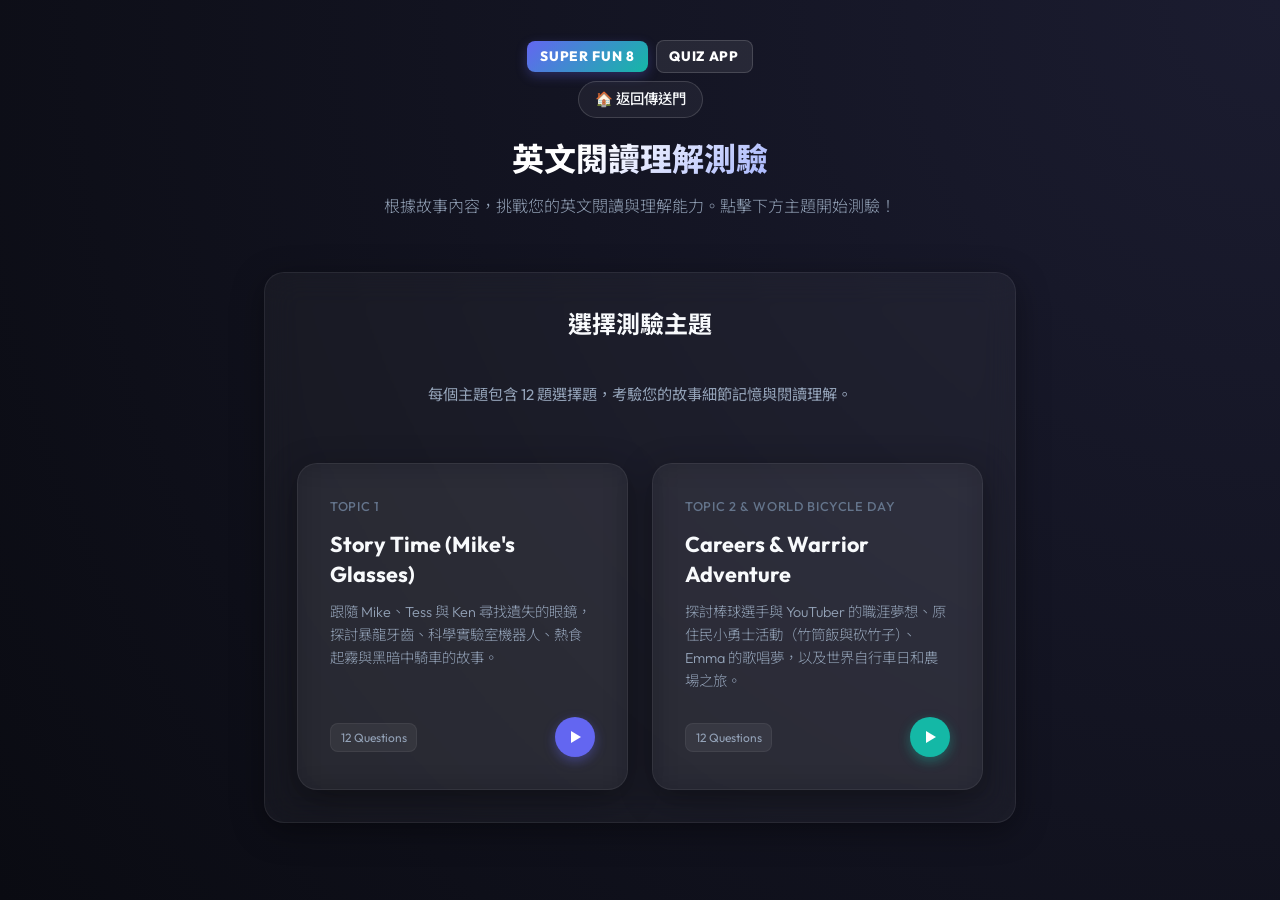
<file: interactive learning 2 /comprehension/index.html>
<!DOCTYPE html>
<html lang="zh-Hant">
<head>
    <meta charset="UTF-8">
    <meta name="viewport" content="width=device-width, initial-scale=1.0">
    <title>Super Fun 8 English Reading Comprehension Quiz</title>
    <link rel="stylesheet" href="style.css">
</head>
<body>

    <header>
        <div class="logo-container">
            <span class="logo-badge">SUPER FUN 8</span>
            <span class="logo-badge" style="background: rgba(255,255,255,0.08); border: 1px solid rgba(255,255,255,0.15); box-shadow: none;">QUIZ APP</span>
        </div>
        <div style="margin-bottom: 1rem;">
            <a href="../index.html" style="text-decoration: none; display: inline-flex; align-items: center; gap: 6px; padding: 6px 16px; border-radius: 20px; border: 1px solid rgba(255,255,255,0.15); background: rgba(255,255,255,0.05); color: #f8fafc; font-size: 0.9rem; font-weight: 500; transition: var(--transition-smooth); cursor: pointer;" onmouseover="this.style.background='rgba(255,255,255,0.12)'; this.style.borderColor='rgba(255,255,255,0.3)'" onmouseout="this.style.background='rgba(255,255,255,0.05)'; this.style.borderColor='rgba(255,255,255,0.15)'">
                🏠 返回傳送門
            </a>
        </div>
        <h1>英文閱讀理解測驗</h1>
        <p class="subtitle">根據故事內容，挑戰您的英文閱讀與理解能力。點擊下方主題開始測驗！</p>
    </header>

    <main>
        <!-- Home / Selection View -->
        <section id="home-view" class="glass-card">
            <h2 style="font-size: 1.5rem; font-weight: 700; margin-bottom: 0.5rem; text-align: center;">選擇測驗主題</h2>
            <p style="color: var(--text-secondary); font-size: 0.95rem; text-align: center; margin-bottom: 1.5rem;">每個主題包含 12 題選擇題，考驗您的故事細節記憶與閱讀理解。</p>
            
            <div class="topics-grid">
                <!-- Topic 1 Card -->
                <div id="topic-1-card" class="glass-card topic-card topic-1">
                    <div class="topic-card-content">
                        <div class="topic-meta">Topic 1</div>
                        <h3 class="topic-title">Story Time (Mike's Glasses)</h3>
                        <p class="topic-desc">跟隨 Mike、Tess 與 Ken 尋找遺失的眼鏡，探討暴龍牙齒、科學實驗室機器人、熱食起霧與黑暗中騎車的故事。</p>
                    </div>
                    <div class="topic-card-footer">
                        <span class="topic-tag">12 Questions</span>
                        <div class="play-btn-circle">
                            <span class="icon-play"></span>
                        </div>
                    </div>
                </div>

                <!-- Topic 2 Card -->
                <div id="topic-2-card" class="glass-card topic-card topic-2">
                    <div class="topic-card-content">
                        <div class="topic-meta">Topic 2 & World Bicycle Day</div>
                        <h3 class="topic-title">Careers & Warrior Adventure</h3>
                        <p class="topic-desc">探討棒球選手與 YouTuber 的職涯夢想、原住民小勇士活動（竹筒飯與砍竹子）、Emma 的歌唱夢，以及世界自行車日和農場之旅。</p>
                    </div>
                    <div class="topic-card-footer">
                        <span class="topic-tag">12 Questions</span>
                        <div class="play-btn-circle" style="background: var(--secondary-color); box-shadow: 0 4px 12px var(--secondary-glow);">
                            <span class="icon-play"></span>
                        </div>
                    </div>
                </div>
            </div>
        </section>

        <!-- Quiz Screen View -->
        <section id="quiz-view" class="glass-card hidden">
            <div class="quiz-header">
                <div id="quiz-topic-title" class="quiz-topic-title">Topic 1: Story Time</div>
                <div id="quiz-progress-text" class="quiz-progress-text">Question 1 of 12</div>
            </div>
            
            <div class="progress-bar-container">
                <div id="progress-bar" class="progress-bar"></div>
            </div>

            <div class="question-box">
                <div id="question-en" class="question-text-en">What is the capital of France?</div>
                <div id="question-zh" class="question-text-zh">法國的首都是哪裡？</div>
            </div>

            <div id="options-container" class="options-container">
                <!-- Option Cards will be dynamically injected here -->
            </div>

            <!-- Explanation feedback box (hidden by default) -->
            <div id="explanation-box" class="explanation-box hidden">
                <div id="explanation-title" class="explanation-title">
                    <span id="explanation-icon"></span>
                    <span id="explanation-status-text"></span>
                </div>
                <div id="explanation-text" class="explanation-text"></div>
            </div>

            <div class="quiz-controls">
                <button id="btn-exit" class="btn btn-danger">
                    <span>Exit</span>
                </button>
                <div style="display: flex; gap: 0.75rem;">
                    <button id="btn-prev" class="btn btn-outline" disabled>
                        <span class="btn-icon-left">⇠</span> 前一題
                    </button>
                    <button id="btn-next" class="btn btn-outline">
                        後一題 <span class="btn-icon-right">➔</span>
                    </button>
                </div>
            </div>
        </section>

        <!-- Results Screen View -->
        <section id="results-view" class="glass-card hidden">
            <div class="results-badge-container">
                <div class="score-circle">
                    <span id="score-val" class="score-val">0</span>
                    <span id="score-total" class="score-total">/12</span>
                </div>
            </div>
            <h2 id="result-headline" class="result-headline">測驗結束</h2>
            <p id="result-feedback" class="result-feedback">您的得分結果與答題分析。</p>
            
            <div class="results-actions">
                <button id="btn-restart" class="btn btn-primary">重新挑戰</button>
                <button id="btn-home" class="btn btn-outline">回主題首頁</button>
            </div>

            <!-- Answers Review Section -->
            <div class="review-section">
                <h3 class="review-section-title">答題詳情回顧</h3>
                <div id="review-list" class="review-list">
                    <!-- Review cards will be generated here -->
                </div>
            </div>
        </section>
    </main>

    <!-- Exit Confirmation Modal Dialog -->
    <div id="exit-modal" class="modal-overlay">
        <div class="modal-content">
            <div class="modal-icon">⚠️</div>
            <h3 class="modal-title">確定要退出嗎？</h3>
            <p class="modal-desc">如果您現在退出測驗，您目前的作答進度將會遺失。</p>
            <div class="modal-btns">
                <button id="btn-cancel-exit" class="btn btn-outline">取消</button>
                <button id="btn-confirm-exit" class="btn btn-primary" style="background: var(--danger-color); box-shadow: 0 4px 14px var(--danger-glow);">確定退出</button>
            </div>
        </div>
    </div>

    <script src="app.js"></script>
</body>
</html>
</file>
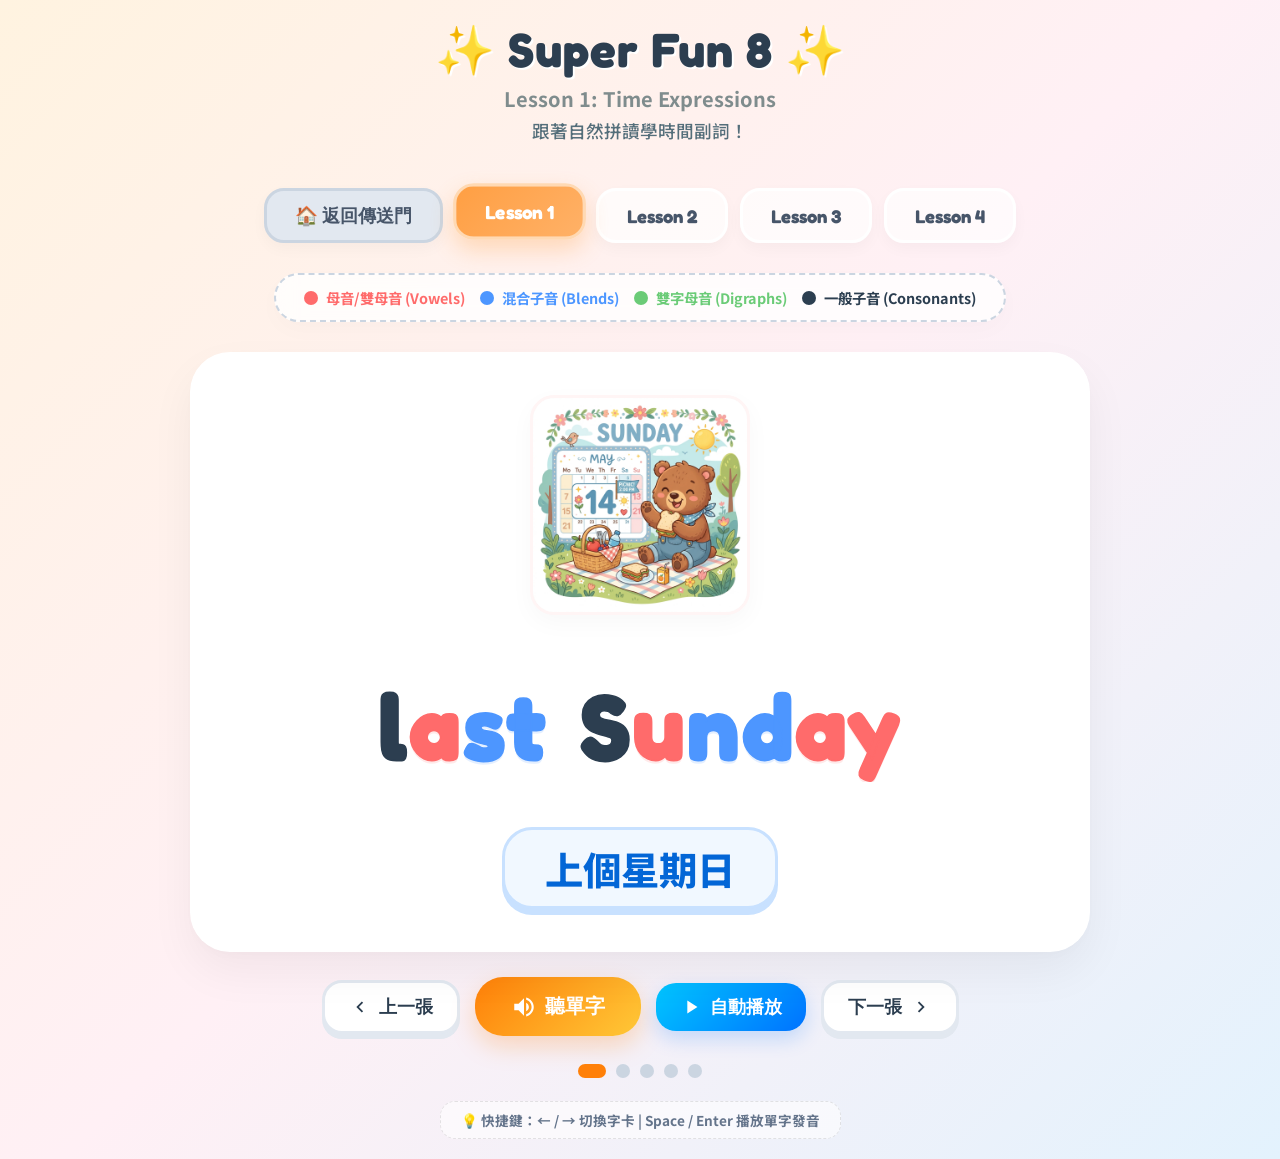
<file: interactive learning 2 /flashcards/index.html>
<!DOCTYPE html>
<html lang="zh-Hant">
<head>
  <meta charset="UTF-8">
  <meta name="viewport" content="width=device-width, initial-scale=1.0">
  <title>Super Fun 8 - Phonics Flashcards 兒童自然拼讀字卡</title>
  <meta name="description" content="兒童英語自然拼讀單字字卡簡報，包含時間副詞、場所、職業與日常生活用品四大課程，搭配可愛卡通圖案、字母拼讀發音顏色標記與真人發音功能。">
  <link rel="stylesheet" href="styles.css">
</head>
<body>
  <div class="app-container">
    <header class="app-header">
      <h1 class="app-title">✨ Super Fun 8 ✨</h1>
      <h2 class="app-subtitle" id="lesson-title">Lesson 1: Time Expressions</h2>
      <p class="app-subtitle" id="lesson-subtitle" style="font-size: 1.1rem; margin-top: -15px; color: #546E7A; font-weight: 500;">跟著自然拼讀學時間副詞！</p>
    </header>

    <!-- Lesson Select Buttons -->
    <nav class="lesson-navigation">
      <a href="../index.html" class="tab-btn" style="text-decoration: none; background: #e2e8f0; color: #475569; border-color: #cbd5e1; display: inline-flex; align-items: center; gap: 5px;">🏠 返回傳送門</a>
      <button class="tab-btn active" id="tab-lesson-1">Lesson 1</button>
      <button class="tab-btn" id="tab-lesson-2">Lesson 2</button>
      <button class="tab-btn" id="tab-lesson-3">Lesson 3</button>
      <button class="tab-btn" id="tab-lesson-4">Lesson 4</button>
    </nav>

    <!-- Phonics Color Coding Legend -->
    <section class="phonics-legend" aria-label="發音分色圖例">
      <div class="legend-item vowel">
        <span class="color-dot"></span>
        <span class="legend-text">母音/雙母音 (Vowels)</span>
      </div>
      <div class="legend-item blend">
        <span class="color-dot"></span>
        <span class="legend-text">混合子音 (Blends)</span>
      </div>
      <div class="legend-item digraph">
        <span class="color-dot"></span>
        <span class="legend-text">雙字母音 (Digraphs)</span>
      </div>
      <div class="legend-item consonant">
        <span class="color-dot"></span>
        <span class="legend-text">一般子音 (Consonants)</span>
      </div>
    </section>

    <!-- Main Flashcard Component -->
    <main class="flashcard-wrapper">
      <div class="flashcard" id="flashcard" title="點擊卡片唸單字">
        <!-- Top Section: Centered Image/SVG Container -->
        <div class="card-top">
          <div class="card-image-container" id="card-image-container">
            <!-- Dynamic Image or inline SVG will be inserted here -->
          </div>
        </div>
        
        <!-- Middle Section: Segmented Phonics Word -->
        <div class="card-middle">
          <div class="word-container" id="word-container">
            <!-- Dynamic letters will be inserted here -->
          </div>
        </div>
        
        <!-- Bottom Section: Chinese Translation Bubble -->
        <div class="card-bottom">
          <span class="translation-bubble" id="translation-text"></span>
        </div>
      </div>
    </main>

    <!-- Control Actions & Indicators -->
    <footer class="app-controls">
      <div class="control-buttons">
        <button id="btn-prev" class="btn btn-secondary" title="上一張 (鍵盤 ←)">
          <svg class="icon" viewBox="0 0 24 24"><path d="M15.41 7.41L14 6l-6 6 6 6 1.41-1.41L10.83 12z"/></svg>
          <span class="btn-label-text">上一張</span>
        </button>
        <button id="btn-speak" class="btn btn-primary" title="發音 (鍵盤 Enter 或 Space)">
          <svg class="icon icon-large" viewBox="0 0 24 24"><path d="M3 9v6h4l5 5V4L7 9H3zm13.5 3c0-1.77-1.02-3.29-2.5-4.03v8.05c1.48-.73 2.5-2.25 2.5-4.02zM14 3.23v2.06c2.89.86 5 3.54 5 6.71s-2.11 5.85-5 6.71v2.06c4.01-.91 7-4.49 7-8.77s-2.99-7.86-7-8.77z"/></svg>
          <span class="btn-label-text">聽單字</span>
        </button>
        <button id="btn-autoplay" class="btn btn-accent" title="自動撥放字卡（4秒間隔）">
          <svg class="icon" viewBox="0 0 24 24" id="autoplay-icon"><path d="M8 5v14l11-7z"/></svg>
          <span id="autoplay-text" class="btn-label-text">自動播放</span>
        </button>
        <button id="btn-next" class="btn btn-secondary" title="下一張 (鍵盤 →)">
          <span class="btn-label-text">下一張</span>
          <svg class="icon" viewBox="0 0 24 24"><path d="M10 6L8.59 7.41 13.17 12l-4.58 4.59L10 18l6-6z"/></svg>
        </button>
      </div>

      <!-- Slide Indicators Dots -->
      <div class="dots-indicators" id="dots-indicators">
        <!-- Dynamically created dot indicators -->
      </div>

      <!-- Shortcut Keys Helper Tips -->
      <div class="keyboard-tips">
        💡 快捷鍵：← / → 切換字卡 | Space / Enter 播放單字發音
      </div>
    </footer>
  </div>

  <script src="app.js"></script>
</body>
</html>
</file>
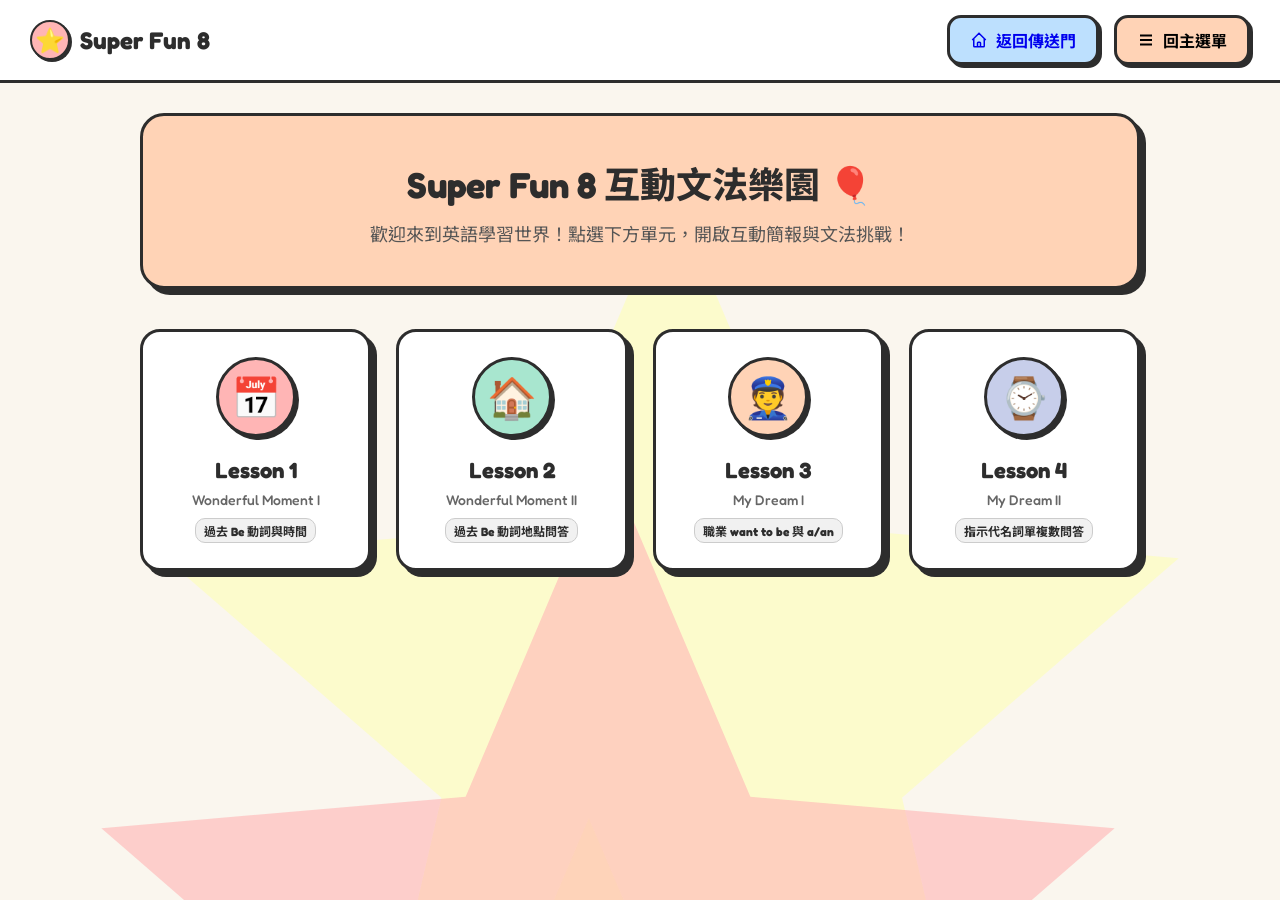
<file: interactive learning 2 /grammar/index.html>
<!DOCTYPE html>
<html lang="zh-Hant">
<head>
  <meta charset="UTF-8">
  <meta name="viewport" content="width=device-width, initial-scale=1.0">
  <title>Super Fun 8 互動式文法教學簡報</title>
  <!-- 載入可愛的 Google Fonts -->
  <link rel="preconnect" href="https://fonts.googleapis.com">
  <link rel="preconnect" href="https://fonts.gstatic.com" crossorigin>
  <link href="https://fonts.googleapis.com/css2?family=Fredoka:wght@300..700&family=Noto+Sans+TC:wght@100..900&display=swap" rel="stylesheet">
  
  <style>
    /* === 全域變數與可愛 Neobrutalism 風格 === */
    :root {
      --bg-color: #FAF6EE;
      --text-color: #2D2D2D;
      --border-color: #2D2D2D;
      --border-width: 3px;
      
      /* 馬卡龍主題色 */
      --color-primary: #FFB5B5; /* 可愛粉紅 */
      --color-success: #A8E6CF; /* 可愛粉綠 */
      --color-warning: #FFD3B6; /* 可愛粉橘 */
      --color-info: #BDE0FE;    /* 可愛粉藍 */
      --color-purple: #C7CEEA;  /* 可愛粉紫 */
      --color-yellow: #FDFFB6;  /* 可愛柔黃 */
      --color-white: #FFFFFF;
      
      --shadow-offset: 6px;
    }

    * {
      box-sizing: border-box;
      margin: 0;
      padding: 0;
      font-family: 'Fredoka', 'Noto Sans TC', sans-serif;
      -webkit-tap-highlight-color: transparent;
    }

    body {
      background-color: var(--bg-color);
      color: var(--text-color);
      min-height: 100vh;
      display: flex;
      flex-direction: column;
      overflow-x: hidden;
      padding-bottom: 20px;
    }

    /* === 可愛卡通背景裝飾 === */
    .bg-decor {
      position: fixed;
      pointer-events: none;
      z-index: -1;
      opacity: 0.6;
    }
    
    .decor-star {
      width: 40px;
      height: 40px;
      fill: var(--color-yellow);
    }

    /* === 頂部導覽列 === */
    header {
      background-color: var(--color-white);
      border-bottom: var(--border-width) solid var(--border-color);
      padding: 15px 30px;
      display: flex;
      justify-content: space-between;
      align-items: center;
      position: sticky;
      top: 0;
      z-index: 100;
    }

    .brand {
      display: flex;
      align-items: center;
      gap: 10px;
      font-size: 24px;
      font-weight: 700;
      color: var(--text-color);
      text-decoration: none;
    }
    
    .brand-icon {
      width: 40px;
      height: 40px;
      background-color: var(--color-primary);
      border: 2px solid var(--border-color);
      border-radius: 50%;
      display: flex;
      align-items: center;
      justify-content: center;
      box-shadow: 2px 2px 0px var(--border-color);
    }

    .nav-buttons {
      display: flex;
      gap: 15px;
    }

    /* === 核心按鈕卡通樣式 === */
    .btn {
      font-family: inherit;
      font-weight: 700;
      font-size: 16px;
      padding: 10px 20px;
      background-color: var(--color-white);
      border: var(--border-width) solid var(--border-color);
      border-radius: 14px;
      cursor: pointer;
      box-shadow: 3px 3px 0px var(--border-color);
      display: flex;
      align-items: center;
      gap: 8px;
      transition: all 0.15s ease;
      user-select: none;
    }

    .btn:hover {
      transform: translate(-2px, -2px);
      box-shadow: 5px 5px 0px var(--border-color);
    }

    .btn:active {
      transform: translate(2px, 2px);
      box-shadow: 1px 1px 0px var(--border-color);
    }

    .btn-primary { background-color: var(--color-primary); }
    .btn-success { background-color: var(--color-success); }
    .btn-info { background-color: var(--color-info); }
    .btn-warning { background-color: var(--color-warning); }
    .btn-purple { background-color: var(--color-purple); }

    /* 音標與按鈕發聲 */
    .audio-btn {
      width: 38px;
      height: 38px;
      font-size: 16px;
      background-color: var(--color-yellow);
      border: 2px solid var(--border-color);
      border-radius: 50%;
      cursor: pointer;
      display: inline-flex;
      align-items: center;
      justify-content: center;
      box-shadow: 2px 2px 0px var(--border-color);
      transition: all 0.1s ease;
    }

    .audio-btn:hover {
      transform: scale(1.08) translate(-1px, -1px);
      box-shadow: 3px 3px 0px var(--border-color);
    }

    .audio-btn:active {
      transform: translate(1px, 1px);
      box-shadow: 1px 1px 0px var(--border-color);
    }

    /* === 主容器 === */
    main {
      flex: 1;
      max-width: 1000px;
      width: 90%;
      margin: 30px auto;
      display: flex;
      flex-direction: column;
    }

    /* === 首頁：課程選單 === */
    #home-screen {
      display: block;
    }

    .welcome-banner {
      background-color: var(--color-warning);
      border: var(--border-width) solid var(--border-color);
      border-radius: 24px;
      padding: 40px 30px;
      text-align: center;
      box-shadow: var(--shadow-offset) var(--shadow-offset) 0px var(--border-color);
      margin-bottom: 40px;
      position: relative;
      overflow: hidden;
    }

    .welcome-banner h1 {
      font-size: 36px;
      margin-bottom: 12px;
      font-weight: 800;
    }

    .welcome-banner p {
      font-size: 18px;
      color: #555;
    }

    .lesson-grid {
      display: grid;
      grid-template-columns: repeat(auto-fit, minmax(220px, 1fr));
      gap: 25px;
    }

    .lesson-card {
      background-color: var(--color-white);
      border: var(--border-width) solid var(--border-color);
      border-radius: 20px;
      padding: 25px;
      box-shadow: var(--shadow-offset) var(--shadow-offset) 0px var(--border-color);
      transition: all 0.2s ease;
      cursor: pointer;
      display: flex;
      flex-direction: column;
      align-items: center;
      text-align: center;
    }

    .lesson-card:hover {
      transform: translate(-4px, -4px);
      box-shadow: 10px 10px 0px var(--border-color);
    }

    .lesson-card-icon {
      width: 80px;
      height: 80px;
      border-radius: 50%;
      border: 3px solid var(--border-color);
      margin-bottom: 20px;
      display: flex;
      align-items: center;
      justify-content: center;
      box-shadow: 3px 3px 0px var(--border-color);
      font-size: 40px;
    }

    .lesson-card h2 {
      font-size: 22px;
      margin-bottom: 8px;
      font-weight: 700;
    }

    .lesson-card p {
      font-size: 14px;
      color: #666;
      font-weight: 500;
    }

    /* === 簡報主畫面 === */
    #presentation-screen {
      display: none;
    }

    .screen-header {
      display: flex;
      justify-content: space-between;
      align-items: center;
      margin-bottom: 20px;
    }

    .lesson-title-area h2 {
      font-size: 28px;
      font-weight: 800;
    }

    /* 投影片容器 */
    .slide-container {
      background-color: var(--color-white);
      border: var(--border-width) solid var(--border-color);
      border-radius: 24px;
      min-height: 540px;
      box-shadow: var(--shadow-offset) var(--shadow-offset) 0px var(--border-color);
      padding: 30px;
      position: relative;
      display: flex;
      flex-direction: column;
      justify-content: center;
      align-items: center;
      overflow: hidden;
    }

    .slide {
      width: 100%;
      height: 100%;
      display: none;
      flex-direction: column;
      align-items: center;
      justify-content: center;
      animation: popIn 0.3s cubic-bezier(0.175, 0.885, 0.32, 1.275) forwards;
    }

    @keyframes popIn {
      0% { opacity: 0; transform: scale(0.95); }
      100% { opacity: 1; transform: scale(1); }
    }

    .slide.active {
      display: flex;
    }

    /* === Slide 1: 課堂封面 === */
    .cover-slide h1 {
      font-size: 42px;
      font-weight: 900;
      margin-bottom: 15px;
      text-align: center;
      color: var(--text-color);
    }
    
    .cover-slide h3 {
      font-size: 20px;
      color: #666;
      margin-bottom: 30px;
      text-align: center;
    }

    .cover-slide-illustration {
      font-size: 75px;
      margin-bottom: 20px;
      animation: bounce 2s infinite;
    }

    @keyframes bounce {
      0%, 100% { transform: translateY(0); }
      50% { transform: translateY(-10px); }
    }

    /* === Slide 2: 句型代換單字參考庫 === */
    .vocabulary-slide {
      width: 100%;
    }

    .vocabulary-layout {
      display: flex;
      flex-direction: column;
      align-items: center;
      width: 100%;
      gap: 20px;
    }

    /* 3D 翻轉閃卡 */
    .flashcard-wrapper {
      perspective: 1000px;
      width: 380px;
      height: 250px;
      max-width: 100%;
      cursor: pointer;
    }

    .flashcard {
      width: 100%;
      height: 100%;
      position: relative;
      transform-style: preserve-3d;
      transition: transform 0.6s cubic-bezier(0.4, 0, 0.2, 1);
      border: var(--border-width) solid var(--border-color);
      border-radius: 20px;
      box-shadow: 5px 5px 0px var(--border-color);
    }

    .flashcard.flipped {
      transform: rotateY(180deg);
    }

    .card-face {
      position: absolute;
      width: 100%;
      height: 100%;
      backface-visibility: hidden;
      border-radius: 17px;
      display: flex;
      flex-direction: column;
      justify-content: center;
      align-items: center;
      padding: 20px;
      text-align: center;
    }

    .card-front {
      background-color: var(--color-warning);
    }

    .card-back {
      background-color: var(--color-info);
      transform: rotateY(180deg);
    }

    .card-front h2 {
      font-size: 34px;
      font-weight: 800;
      margin-bottom: 5px;
    }

    .card-front .ipa {
      font-size: 16px;
      color: #555;
      margin-bottom: 15px;
      font-style: italic;
      font-weight: 500;
    }

    .card-back h2 {
      font-size: 32px;
      font-weight: 800;
      margin-bottom: 15px;
    }

    .card-example {
      font-size: 16px;
      background-color: rgba(255, 255, 255, 0.75);
      border: 2px solid var(--border-color);
      padding: 8px 15px;
      border-radius: 10px;
      max-width: 90%;
      line-height: 1.4;
      font-weight: 700;
    }

    .card-tip {
      position: absolute;
      bottom: 10px;
      font-size: 12px;
      color: rgba(0,0,0,0.4);
      font-weight: 700;
    }

    .flashcard-nav {
      display: flex;
      align-items: center;
      gap: 20px;
      margin-top: 10px;
    }

    .card-index {
      font-size: 18px;
      font-weight: 800;
    }

    /* === Slide 3: 互動式句子文法教學 (精華重頭戲) === */
    .grammar-slide {
      width: 100%;
    }

    .grammar-container {
      display: flex;
      flex-direction: column;
      width: 100%;
      gap: 20px;
    }

    /* 頂部引導說明 */
    .grammar-guide-bar {
      background-color: var(--color-purple);
      border: var(--border-width) solid var(--border-color);
      border-radius: 15px;
      padding: 10px 20px;
      font-size: 15px;
      font-weight: 700;
      display: flex;
      align-items: center;
      gap: 10px;
      box-shadow: 3px 3px 0px var(--border-color);
    }

    /* 句子結構動態展示區 */
    .sentence-visualizer-card {
      background-color: var(--color-white);
      border: var(--border-width) solid var(--border-color);
      border-radius: 20px;
      padding: 25px;
      box-shadow: var(--shadow-offset) var(--shadow-offset) 0px var(--border-color);
      display: flex;
      flex-direction: column;
      gap: 15px;
      position: relative;
    }

    .sentence-build-row {
      display: flex;
      flex-wrap: wrap;
      gap: 10px;
      justify-content: center;
      align-items: center;
      min-height: 70px;
    }

    /* 句子中的各別單字文法積木 */
    .grammar-token-brick {
      padding: 8px 16px;
      font-size: 24px;
      font-weight: 800;
      border: var(--border-width) solid var(--border-color);
      border-radius: 12px;
      cursor: pointer;
      box-shadow: 2px 2px 0px var(--border-color);
      transition: all 0.15s ease;
      user-select: none;
      position: relative;
    }

    .grammar-token-brick:hover {
      transform: translateY(-3px);
      box-shadow: 4px 4px 0px var(--border-color);
    }
    
    .grammar-token-brick.active {
      transform: translateY(1px);
      box-shadow: 1px 1px 0px var(--border-color);
      background-color: var(--color-yellow) !important;
    }

    /* 每個文法積木底下的顏色分類 */
    .token-subject { background-color: var(--color-info); }       /* 主詞: 藍 */
    .token-verb { background-color: var(--color-primary); }       /* 動詞/助動詞: 紅 */
    .token-helper { background-color: var(--color-purple); }     /* 疑問詞: 紫 */
    .token-adverb { background-color: var(--color-yellow); }     /* 介系詞/修飾詞: 黃 */
    .token-object { background-color: var(--color-success); }     /* 受詞/名詞: 綠 */
    .token-punctuation { background-color: #E2E2E2; }           /* 標點/輔助 */

    /* 中文輔助翻譯 */
    .sentence-chinese-row {
      text-align: center;
      font-size: 18px;
      font-weight: 700;
      color: #666;
      border-top: 2px dashed #EEE;
      padding-top: 10px;
      white-space: pre-line;
      line-height: 1.4;
    }

    /* 文法解說氣泡框 */
    .grammar-explainer-bubble {
      background-color: var(--color-yellow);
      border: var(--border-width) solid var(--border-color);
      border-radius: 16px;
      padding: 15px 20px;
      box-shadow: 4px 4px 0px var(--border-color);
      min-height: 80px;
      position: relative;
      animation: popIn 0.2s cubic-bezier(0.175, 0.885, 0.32, 1.275);
    }

    .explainer-title {
      font-size: 16px;
      font-weight: 850;
      margin-bottom: 6px;
      display: flex;
      align-items: center;
      gap: 6px;
      color: #C0392B;
    }

    .explainer-text {
      font-size: 15px;
      line-height: 1.5;
      font-weight: 600;
      color: #333;
    }

    /* 句型代換控制盤 */
    .substitution-control-panel {
      background-color: #FFFDF6;
      border: var(--border-width) solid var(--border-color);
      border-radius: 20px;
      padding: 20px;
      box-shadow: 4px 4px 0px var(--border-color);
      display: flex;
      flex-direction: column;
      gap: 15px;
    }

    .panel-section-title {
      font-size: 15px;
      font-weight: 800;
      color: #777;
      text-transform: uppercase;
      letter-spacing: 1px;
      border-bottom: 2px solid #EEE;
      padding-bottom: 5px;
    }

    .substitution-row {
      display: flex;
      flex-direction: column;
      gap: 10px;
    }

    .sub-label {
      font-size: 14px;
      font-weight: 800;
      color: var(--text-color);
    }

    .sub-options-container {
      display: flex;
      flex-wrap: wrap;
      gap: 8px;
    }

    .sub-option-btn {
      padding: 6px 12px;
      background-color: var(--color-white);
      border: 2px solid var(--border-color);
      border-radius: 10px;
      font-size: 13px;
      font-weight: 800;
      cursor: pointer;
      box-shadow: 2px 2px 0px var(--border-color);
      transition: all 0.1s;
    }

    .sub-option-btn:hover {
      transform: translateY(-1px);
      box-shadow: 3px 3px 0px var(--border-color);
    }

    .sub-option-btn.selected {
      background-color: var(--color-success);
      transform: translateY(1px);
      box-shadow: 1px 1px 0px var(--border-color);
    }

    /* === Slide 4: 句型練習 === */
    .drill-slide {
      width: 100%;
      display: flex;
      flex-direction: column;
      gap: 20px;
    }

    .drill-card {
      background-color: var(--color-white);
      border: 3px solid var(--border-color);
      border-radius: 20px;
      padding: 20px;
      box-shadow: 4px 4px 0px var(--border-color);
      width: 100%;
      display: flex;
      flex-direction: column;
      gap: 10px;
    }

    .drill-q {
      font-size: 22px;
      font-weight: 800;
      color: #333;
      display: flex;
      align-items: center;
      gap: 10px;
    }

    .drill-a {
      font-size: 20px;
      font-weight: 800;
      color: #2D2D2D;
      display: flex;
      align-items: center;
      gap: 10px;
      padding-left: 20px;
      border-left: 4px solid var(--color-success);
    }

    .chinese-translation {
      font-size: 14px;
      color: #666;
      font-weight: 600;
      margin-top: 2px;
    }

    /* === Slide 5: 練習題介面 === */
    .quiz-slide {
      width: 100%;
      display: flex;
      flex-direction: column;
      align-items: center;
    }

    .quiz-progress-indicator {
      font-size: 16px;
      font-weight: 800;
      background-color: var(--color-purple);
      border: 2px solid var(--border-color);
      padding: 5px 12px;
      border-radius: 20px;
      margin-bottom: 15px;
      box-shadow: 2px 2px 0px var(--border-color);
    }

    .quiz-card {
      width: 100%;
      max-width: 600px;
      background-color: var(--color-white);
      border: 3px solid var(--border-color);
      border-radius: 20px;
      padding: 25px;
      box-shadow: 5px 5px 0px var(--border-color);
      margin-bottom: 20px;
      display: flex;
      flex-direction: column;
      gap: 15px;
      position: relative;
    }

    .quiz-question {
      font-size: 20px;
      font-weight: 800;
      line-height: 1.4;
      white-space: pre-line;
    }

    .quiz-audio-play-row {
      display: flex;
      align-items: center;
      gap: 10px;
      background-color: var(--bg-color);
      padding: 10px 15px;
      border-radius: 12px;
      border: 2px solid var(--border-color);
      margin-bottom: 10px;
    }

    .quiz-options {
      display: flex;
      flex-direction: column;
      gap: 12px;
    }

    .option-btn {
      padding: 12px 18px;
      background-color: var(--color-white);
      border: 2.5px solid var(--border-color);
      border-radius: 12px;
      font-size: 16px;
      font-weight: 700;
      text-align: left;
      cursor: pointer;
      box-shadow: 2px 2px 0px var(--border-color);
      transition: all 0.1s;
      display: flex;
      justify-content: space-between;
      align-items: center;
    }

    .option-btn:hover {
      transform: translate(-1px, -1px);
      box-shadow: 3px 3px 0px var(--border-color);
      background-color: var(--bg-color);
    }

    .option-btn.correct {
      background-color: var(--color-success) !important;
      transform: translate(1px, 1px);
      box-shadow: 1px 1px 0px var(--border-color);
    }

    .option-btn.wrong {
      background-color: var(--color-primary) !important;
      transform: translate(1px, 1px);
      box-shadow: 1px 1px 0px var(--border-color);
    }

    /* 拖曳拼句練習特有樣式 */
    .sentence-build-area {
      min-height: 70px;
      border: 2.5px dashed var(--border-color);
      border-radius: 12px;
      background-color: var(--bg-color);
      display: flex;
      flex-wrap: wrap;
      gap: 8px;
      padding: 10px;
      align-items: center;
      justify-content: center;
    }

    .sentence-pool {
      display: flex;
      flex-wrap: wrap;
      gap: 8px;
      justify-content: center;
      margin-top: 15px;
      padding: 10px;
      border-top: 2px solid var(--bg-color);
    }

    .drag-word-card {
      padding: 8px 14px;
      background-color: var(--color-white);
      border: 2.5px solid var(--border-color);
      border-radius: 10px;
      font-size: 16px;
      font-weight: 800;
      cursor: pointer;
      box-shadow: 2px 2px 0px var(--border-color);
      user-select: none;
      transition: all 0.15s;
    }

    .drag-word-card.used {
      opacity: 0.3;
      pointer-events: none;
      transform: scale(0.9);
      box-shadow: none;
    }

    .drag-word-card:active {
      transform: scale(0.95);
    }

    .quiz-actions {
      display: flex;
      justify-content: space-between;
      width: 100%;
      max-width: 600px;
      gap: 15px;
    }

    /* 抖動動畫 */
    .shake {
      animation: shakeAnim 0.4s ease;
    }

    @keyframes shakeAnim {
      0%, 100% { transform: translateX(0); }
      20%, 60% { transform: translateX(-8px); }
      40%, 80% { transform: translateX(8px); }
    }

    .feedback-icon {
      font-size: 16px;
      font-weight: 800;
    }

    /* 測驗完成結果頁 */
    .quiz-result-view {
      display: flex;
      flex-direction: column;
      align-items: center;
      text-align: center;
      gap: 15px;
    }

    .result-badge {
      font-size: 60px;
      animation: bounce 1.5s infinite;
    }

    .score-text {
      font-size: 32px;
      font-weight: 900;
      color: var(--text-color);
    }

    .score-desc {
      font-size: 18px;
      color: #666;
      margin-bottom: 10px;
    }

    /* === 投影片底部導覽列 === */
    .slide-footer-controls {
      display: flex;
      justify-content: space-between;
      align-items: center;
      width: 100%;
      margin-top: 25px;
      gap: 15px;
    }

    .progress-bar-container {
      flex: 1;
      height: 14px;
      background-color: var(--color-white);
      border: 2.5px solid var(--border-color);
      border-radius: 10px;
      overflow: hidden;
      position: relative;
    }

    .progress-bar-fill {
      height: 100%;
      background-color: var(--color-success);
      width: 0%;
      transition: width 0.3s ease-out;
    }

    .nav-label {
      font-weight: 800;
      font-size: 14px;
    }

    /* === 畫布 Confetti (灑花) 容器 === */
    #confetti-canvas {
      position: fixed;
      top: 0;
      left: 0;
      width: 100vw;
      height: 100vh;
      pointer-events: none;
      z-index: 999;
      display: block;
    }

    /* === 響應式微調 === */
    @media (max-width: 600px) {
      .welcome-banner h1 { font-size: 26px; }
      .cover-slide h1 { font-size: 30px; }
      .flashcard-wrapper { width: 100%; height: 210px; }
      .card-front h2 { font-size: 28px; }
      .card-back h2 { font-size: 24px; }
      .slide-container { padding: 15px; min-height: 440px; }
      header { padding: 10px 15px; }
      .btn { padding: 8px 14px; font-size: 14px; }
      .grammar-token-brick { font-size: 18px; padding: 6px 12px; }
    }
  </style>
</head>
<body>

  <!-- 灑花 Canvas -->
  <canvas id="confetti-canvas"></canvas>

  <!-- 裝飾背景 -->
  <svg class="bg-decor" style="top: 10%; left: 5%;" viewBox="0 0 24 24"><path class="decor-star" d="M12,17.27L18.18,21L16.54,13.97L22,9.24L14.81,8.62L12,2L9.19,8.62L2,9.24L7.45,13.97L5.82,21L12,17.27Z"/></svg>
  <svg class="bg-decor" style="top: 80%; right: 8%;" viewBox="0 0 24 24"><path class="decor-star" d="M12,17.27L18.18,21L16.54,13.97L22,9.24L14.81,8.62L12,2L9.19,8.62L2,9.24L7.45,13.97L5.82,21L12,17.27Z"/></svg>
  <svg class="bg-decor" style="top: 40%; right: 5%;" viewBox="0 0 24 24"><path class="decor-star" style="fill: var(--color-primary);" d="M12,17.27L18.18,21L16.54,13.97L22,9.24L14.81,8.62L12,2L9.19,8.62L2,9.24L7.45,13.97L5.82,21L12,17.27Z"/></svg>

  <!-- 頂部導覽列 -->
  <header>
    <a href="#" class="brand" onclick="goHome()">
      <div class="brand-icon">⭐️</div>
      <span>Super Fun 8</span>
    </a>
    <div class="nav-buttons">
      <a href="../index.html" class="btn btn-info" style="text-decoration: none; display: inline-flex; align-items: center; gap: 8px;">
        <svg width="18" height="18" fill="none" stroke="currentColor" stroke-width="2" viewBox="0 0 24 24"><path d="M3 12l2-2m0 0l7-7 7 7M5 10v10a1 1 0 001 1h3m10-11l2 2m-2-2v10a1 1 0 01-1 1h-3m-6 0a1 1 0 001-1v-4a1 1 0 011-1h2a1 1 0 011 1v4a1 1 0 001 1m-6 0h6"/></svg>
        返回傳送門
      </a>
      <button class="btn btn-warning" onclick="goHome()">
        <svg width="18" height="18" fill="none" stroke="currentColor" stroke-width="2.5" viewBox="0 0 24 24"><path d="M4 6h16M4 12h16M4 18h16"/></svg>
        回主選單
      </button>
    </div>
  </header>

  <!-- 主畫面 -->
  <main>
    <!-- 1. 首頁：課程選單 -->
    <section id="home-screen">
      <div class="welcome-banner">
        <h1>Super Fun 8 互動文法樂園 🎈</h1>
        <p>歡迎來到英語學習世界！點選下方單元，開啟互動簡報與文法挑戰！</p>
      </div>

      <div class="lesson-grid">
        <!-- Lesson 1 Card -->
        <div class="lesson-card" onclick="startLesson('lesson1')">
          <div class="lesson-card-icon" style="background-color: var(--color-primary);">📅</div>
          <h2>Lesson 1</h2>
          <p>Wonderful Moment I</p>
          <span style="font-size:12px; background:#f1f1f1; padding:3px 8px; border-radius:10px; margin-top:10px; border:1px solid #ccc; font-weight:700;">過去 Be 動詞與時間</span>
        </div>
        <!-- Lesson 2 Card -->
        <div class="lesson-card" onclick="startLesson('lesson2')">
          <div class="lesson-card-icon" style="background-color: var(--color-success);">🏠</div>
          <h2>Lesson 2</h2>
          <p>Wonderful Moment II</p>
          <span style="font-size:12px; background:#f1f1f1; padding:3px 8px; border-radius:10px; margin-top:10px; border:1px solid #ccc; font-weight:700;">過去 Be 動詞地點問答</span>
        </div>
        <!-- Lesson 3 Card -->
        <div class="lesson-card" onclick="startLesson('lesson3')">
          <div class="lesson-card-icon" style="background-color: var(--color-warning);">👮</div>
          <h2>Lesson 3</h2>
          <p>My Dream I</p>
          <span style="font-size:12px; background:#f1f1f1; padding:3px 8px; border-radius:10px; margin-top:10px; border:1px solid #ccc; font-weight:700;">職業 want to be 與 a/an</span>
        </div>
        <!-- Lesson 4 Card -->
        <div class="lesson-card" onclick="startLesson('lesson4')">
          <div class="lesson-card-icon" style="background-color: var(--color-purple);">⌚</div>
          <h2>Lesson 4</h2>
          <p>My Dream II</p>
          <span style="font-size:12px; background:#f1f1f1; padding:3px 8px; border-radius:10px; margin-top:10px; border:1px solid #ccc; font-weight:700;">指示代名詞單複數問答</span>
        </div>
      </div>
    </section>

    <!-- 2. 簡報教學與測驗畫面 -->
    <section id="presentation-screen">
      <div class="screen-header">
        <div class="lesson-title-area">
          <h2 id="current-lesson-header-title">Lesson Title</h2>
        </div>
        <div class="nav-label" id="slide-index-indicator">投影片 1 / 5</div>
      </div>

      <!-- 簡報本體幻燈片 -->
      <div class="slide-container" id="slide-box">
        
        <!-- SLIDE 1: 課堂封面 -->
        <div class="slide cover-slide active" id="slide-1">
          <div class="cover-slide-illustration" id="slide1-illust">📅</div>
          <h1 id="slide1-title">Wonderful Moment I</h1>
          <h3 id="slide1-subtitle">Topic: Wonderful Moment</h3>
          <button class="btn btn-primary" onclick="nextSlide()">
            開始上課！
            <svg width="18" height="18" fill="none" stroke="currentColor" stroke-width="2.5" viewBox="0 0 24 24"><path d="M9 5l7 7-7 7"/></svg>
          </button>
        </div>

        <!-- SLIDE 2: 句型代換單字參考庫 (Vocabulary Substitution Bank) -->
        <div class="slide vocabulary-slide" id="slide-2">
          <h3 style="margin-bottom:5px; font-weight:800; font-size:22px; display:flex; align-items:center; gap:8px;">💡 句型代換字彙庫 (Substitution Bank)</h3>
          <p style="font-size:14px; color:#666; font-weight:700; margin-bottom:15px; text-align:center;">
            這些是後續文法代換練習時的單字材料喔！點擊卡片可翻面聽發音與看中文：
          </p>
          
          <div class="vocabulary-layout">
            <div class="flashcard-wrapper" onclick="toggleFlashcard()">
              <div class="flashcard" id="flashcard-obj">
                <!-- 正面 -->
                <div class="card-face card-front">
                  <div style="font-size: 50px; margin-bottom:5px;" id="word-emoji">📅</div>
                  <h2 id="word-eng">last Sunday</h2>
                  <div class="ipa" id="word-ipa">/lɑːst ˈsʌn.deɪ/</div>
                  <button class="audio-btn" onclick="playWordAudio(event)" title="點擊發音">
                    🔊
                  </button>
                  <div class="card-tip">👆 點擊卡片翻面看中文</div>
                </div>
                <!-- 背面 -->
                <div class="card-face card-back">
                  <h2 id="word-chi">上個星期日</h2>
                  <div class="card-example" id="word-example">
                    例句：He was at home last Sunday.
                  </div>
                  <div class="card-tip">👆 點擊卡片翻面回英文</div>
                </div>
              </div>
            </div>

            <div class="flashcard-nav">
              <button class="btn" onclick="prevWord()">上一字</button>
              <span class="card-index" id="word-index-text">1 / 5</span>
              <button class="btn btn-info" onclick="nextWord()">下一字</button>
            </div>
          </div>
        </div>

        <!-- SLIDE 3: 互動式句子文法教學與代換 -->
        <div class="slide grammar-slide" id="slide-3">
          <div class="grammar-container">
            
            <div class="grammar-guide-bar">
              <span>🎯</span>
              <span>文法探險：點選「下方控制盤」切換元素代換句子，點選「上方句子單字」聽發音並看結構解析！</span>
            </div>

            <!-- 動態展示卡片 -->
            <div class="sentence-visualizer-card">
              <div class="sentence-build-row" id="grammar-visual-sentence-row">
                <!-- JS 動態生成可點擊的文法單字積木 -->
              </div>
              <div class="sentence-chinese-row" id="grammar-visual-sentence-chinese">
                中文對照句子
              </div>
              <div style="display:flex; justify-content:center; margin-top:5px;">
                <button class="btn btn-success" style="padding: 5px 12px; font-size:13px;" onclick="speakCurrentGrammarSentence()">🔊 朗讀整句英文</button>
              </div>
            </div>

            <!-- 文法說明氣泡框 -->
            <div class="grammar-explainer-bubble">
              <div class="explainer-title" id="explainer-bubble-title">
                🔍 結構大拆解
              </div>
              <div class="explainer-text" id="explainer-bubble-text">
                點擊上方句子的任何一個單字，就會在這裡顯示它在文法中的角色與規則喔！
              </div>
            </div>

            <!-- 句型代換控制盤 -->
            <div class="substitution-control-panel" id="substitution-control-panel-obj">
              <div class="panel-section-title">⚙️ 句型代換控制盤</div>
              <div class="substitution-row" id="sub-row-container">
                <!-- JS 動態加載代換項目 -->
              </div>
            </div>

          </div>
        </div>

        <!-- SLIDE 4: 常用句型練習 (Pattern Drill) -->
        <div class="slide drill-slide" id="slide-4">
          <h3 style="font-weight:800; font-size:22px; display:flex; align-items:center; gap:8px; margin-bottom:10px;">🗣️ 句型大聲朗讀與複習 (Pattern Drill)</h3>
          <div id="drill-list" style="display:flex; flex-direction:column; gap:15px; width:100%;">
            <!-- JS 動態加載句型卡 -->
          </div>
        </div>

        <!-- SLIDE 5: 句子文法練習題 (Quiz) -->
        <div class="slide quiz-slide" id="slide-5">
          <div id="quiz-playing-panel" style="width:100%; display:flex; flex-direction:column; align-items:center;">
            <div class="quiz-progress-indicator" id="quiz-question-number">第 1 / 5 題</div>
            
            <div class="quiz-card" id="quiz-card-obj">
              <div class="quiz-question" id="quiz-question-text">
                題目載入中...
              </div>

              <!-- 聽力題目播放區 -->
              <div class="quiz-audio-play-row" id="quiz-audio-row" style="display:none;">
                <button class="btn btn-primary" onclick="playQuizAudio()" style="padding: 6px 12px; font-size: 14px;">
                  🔊 點我播放句子發音
                </button>
                <span style="font-size: 13px; font-weight:700; color:#555;">(點擊聆聽，並選出中文翻譯)</span>
              </div>

              <!-- 拼句題專用區 -->
              <div id="quiz-rebuild-container" style="display:none; flex-direction:column; gap:15px; margin-top:10px;">
                <div class="sentence-build-area" id="sentence-build-box">
                  <!-- 單字積木 -->
                </div>
                <div class="sentence-pool" id="sentence-words-pool">
                  <!-- 字池 -->
                </div>
              </div>

              <!-- 選擇題選項區 -->
              <div class="quiz-options" id="quiz-options-container">
                <!-- 選項 -->
              </div>
            </div>

            <div class="quiz-actions">
              <button class="btn" onclick="prevQuiz()" id="quiz-prev-btn">上一題</button>
              <button class="btn btn-success" id="quiz-submit-rebuild-btn" style="display:none;" onclick="checkRebuildAnswer()">送出答案</button>
              <button class="btn btn-info" onclick="nextQuiz()" id="quiz-next-btn" style="visibility: hidden;">下一題</button>
            </div>
          </div>

          <!-- 測驗完成結果面板 -->
          <div id="quiz-result-panel" class="quiz-result-view" style="display:none; padding:40px 20px;">
            <div class="result-badge">🏆</div>
            <div class="score-text">你得到了 <span id="final-score" style="color:#FF6B6B;">100</span> 分！</div>
            <div class="score-desc" id="final-desc">哇！你太棒了！全對！</div>
            <div style="display:flex; gap:15px; margin-top:15px;">
              <button class="btn btn-primary" onclick="restartLessonQuiz()">再挑戰一次</button>
              <button class="btn btn-warning" onclick="goHome()">返回首頁</button>
            </div>
          </div>
        </div>

      </div>

      <!-- 投影片底部控制區 -->
      <div class="slide-footer-controls">
        <button class="btn btn-warning" onclick="prevSlide()" id="prev-slide-btn">
          <svg width="18" height="18" fill="none" stroke="currentColor" stroke-width="2.5" viewBox="0 0 24 24"><path d="M15 19l-7-7 7-7"/></svg>
          上一頁
        </button>
        
        <div class="progress-bar-container">
          <div class="progress-bar-fill" id="slide-progress-bar"></div>
        </div>

        <button class="btn btn-success" onclick="nextSlide()" id="next-slide-btn">
          下一頁
          <svg width="18" height="18" fill="none" stroke="currentColor" stroke-width="2.5" viewBox="0 0 24 24"><path d="M9 5l7 7-7 7"/></svg>
        </button>
      </div>
    </section>
  </main>

  <!-- === JS 程式邏輯 === -->
  <script>
    // ==========================================
    // 1. 課堂與文法資料庫
    // ==========================================
    const courseData = {
      lesson1: {
        title: "Lesson 1: Wonderful Moment I",
        theme: "Wonderful Moment",
        icon: "📅",
        words: [
          { english: "last Sunday", chinese: "上個星期日", ipa: "/lɑːst ˈsʌn.deɪ/", example: "He was at home last Sunday.", emoji: "📅" },
          { english: "an hour ago", chinese: "一個小時前", ipa: "/ən ˈaʊ.ər əˈɡəʊ/", example: "We were here an hour ago.", emoji: "🕒" },
          { english: "yesterday", chinese: "昨天", ipa: "/ˈjest.ə.deɪ/", example: "Where were you yesterday?", emoji: "🗓️" },
          { english: "ten minutes ago", chinese: "十分鐘前", ipa: "/ten ˈmɪn.ɪts əˈɡəʊ/", example: "The bus left ten minutes ago.", emoji: "⏱️" },
          { english: "this morning", chinese: "今天早上", ipa: "/ðɪs ˈmɔː.nɪŋ/", example: "I was at the zoo this morning.", emoji: "🌅" }
        ],
        sentences: [
          { q: "Where were you yesterday?", qCh: "你昨天在哪裡？", a: "I was at the park yesterday.", aCh: "我昨天在公園。" },
          { q: "Were you at the zoo an hour ago?", qCh: "你一個小時前在動物園嗎？", a: "Yes, I was. I was at the zoo this morning.", aCh: "是的，我是。我今天早上在動物園。" },
          { q: "Were they at school ten minutes ago?", qCh: "他們十分鐘前在學校嗎？", a: "No, they weren't.", aCh: "不，他們不是。" }
        ],
        grammar: {
          modes: [
            { id: "mode_q", label: "過去疑問句代換：Where were you yesterday?" },
            { id: "mode_a", label: "過去答句代換：I was at the park yesterday." }
          ],
          tracks: {
            mode_q: [
              { key: "subject", label: "代換主詞 (Subject)", options: ["you", "they", "he", "she"] },
              { key: "time", label: "代換過去時間 (Time)", options: ["yesterday", "an hour ago", "ten minutes ago"] }
            ],
            mode_a: [
              { key: "subject", label: "代換主詞 (Subject)", options: ["I", "he", "she", "they", "we"] },
              { key: "place", label: "代換地點 (Place)", options: ["at the park", "at the zoo"] },
              { key: "time", label: "代換時間 (Time)", options: ["yesterday", "an hour ago", "this morning"] }
            ]
          },
          buildSentence: function(mode, state) {
            let tokens = [];
            let chinese = "";

            if (mode === "mode_q") {
              const sub = state.subject || "you";
              const time = state.time || "yesterday";
              
              let be = "were";
              let subCh = "你";
              if (sub === "he") { be = "was"; subCh = "他"; }
              else if (sub === "she") { be = "was"; subCh = "她"; }
              else if (sub === "they") { be = "were"; subCh = "他們"; }

              let timeCh = "昨天";
              if (time === "an hour ago") timeCh = "一個小時前";
              else if (time === "ten minutes ago") timeCh = "十分鐘前";

              tokens = [
                { text: "Where", type: "token-helper", expl: "【Where】是疑問代名詞，用來詢問「在哪裡」，放在過去式疑問句的句首。" },
                { text: be, type: "token-verb", expl: `【${be}】是過去式 be 動詞。因為後面的主詞是單數/複數「${sub}」，因此配合使用「${be}」。` },
                { text: sub, type: "token-subject", expl: `【${sub}】是主詞，表示這句問話的對象是「${subCh}」。` },
                { text: time, type: "token-adverb", expl: `【${time}】是過去時間副詞，在這裡表示「${timeCh}」。` },
                { text: "?", type: "token-punctuation", expl: "問號，放在問句句尾。" }
              ];
              chinese = `${subCh}${timeCh}在哪裡？`;

            } else {
              const sub = state.subject || "I";
              const place = state.place || "at the park";
              const time = state.time || "yesterday";

              let be = "was";
              let subCh = "我";
              if (sub === "he") { be = "was"; subCh = "他"; }
              else if (sub === "she") { be = "was"; subCh = "她"; }
              else if (sub === "they") { be = "were"; subCh = "他們"; }
              else if (sub === "we") { be = "were"; subCh = "我們"; }

              let placeCh = "在公園";
              if (place === "at the zoo") placeCh = "在動物園";

              let timeCh = "昨天";
              if (time === "an hour ago") timeCh = "一個小時前";
              else if (time === "this morning") timeCh = "今天早上";

              tokens = [
                { text: sub, type: "token-subject", expl: `【${sub}】是主詞，表示「${subCh}」。` },
                { text: be, type: "token-verb", expl: `【${be}】是過去式 be 動詞，用來配合主詞「${sub}」的單複數。` },
                { text: place, type: "token-object", expl: `【${place}】是地方介系詞片語，代表「${placeCh}」。` },
                { text: time, type: "token-adverb", expl: `【${time}】是過去時間副詞，代表「${timeCh}」。` },
                { text: ".", type: "token-punctuation", expl: "句號，代表陳述句的結束。" }
              ];
              chinese = `${subCh}${timeCh}${placeCh}。`;
            }
            return { tokens, chinese };
          }
        },
        quizzes: [
          {
            type: "choice",
            question: "文法填充：Where ______ you yesterday afternoon?",
            options: ["was", "were", "are", "did"],
            answer: 1
          },
          {
            type: "choice",
            question: "文法選擇：He ______ at the park last Sunday.",
            options: ["was", "were", "is", "am"],
            answer: 0
          },
          {
            type: "rebuild",
            question: "重組句子：Were you at the zoo yesterday? (你昨天在動物園嗎？)",
            words: ["Were", "you", "at", "the", "zoo", "yesterday", "?"],
            answer: ["Were", "you", "at", "the", "zoo", "yesterday", "?"]
          },
          {
            type: "listening",
            question: "聽力理解：點擊喇叭聆聽，並選出正確的中文翻譯。",
            audioText: "Where were you yesterday?",
            options: ["你昨天在哪裡？", "你今天早上在哪裡？", "他們十分鐘前在哪裡？", "他上個星期日在哪裡？"],
            answer: 0
          },
          {
            type: "choice",
            question: "對話填充：\nA: Were they at school ten minutes ago?\nB: No, they ______.",
            options: ["wasn't", "weren't", "was", "were"],
            answer: 1
          }
        ]
      },
      lesson2: {
        title: "Lesson 2: Wonderful Moment II",
        theme: "Wonderful Moment",
        icon: "🏠",
        words: [
          { english: "at home", chinese: "在家", ipa: "/æt həʊm/", example: "She was at home yesterday.", emoji: "🏠" },
          { english: "at the museum", chinese: "在博物館", ipa: "/æt ðə mjuːˈziː.əm/", example: "Was she at the museum yesterday?", emoji: "🏛️" },
          { english: "at school", chinese: "在學校", ipa: "/æt skuːl/", example: "They were at school this morning.", emoji: "🏫" },
          { english: "at the restaurant", chinese: "在餐廳", ipa: "/æt ðə ˈres.tər.ɒnt/", example: "He was at the restaurant last Sunday.", emoji: "🍽️" },
          { english: "at the amusement park", chinese: "在遊樂園", ipa: "/æt ðə əˈmjuːz.mənt pɑːk/", example: "We were at the amusement park.", emoji: "🎡" },
          { english: "at the department store", chinese: "在百貨公司", ipa: "/æt ðə dɪˈpɑːt.mənt stɔːr/", example: "She was at the department store.", emoji: "🏬" }
        ],
        sentences: [
          { q: "Where was he last Sunday?", qCh: "他上個星期日在哪裡？", a: "He was at the restaurant last Sunday.", aCh: "他上個星期日在餐廳。" },
          { q: "Was she at the museum yesterday?", qCh: "她昨天在博物館嗎？", a: "Yes, she was.", aCh: "是的，她是。" },
          { q: "Was she at home yesterday?", qCh: "她昨天在家嗎？", a: "No, she wasn't. She was at school.", aCh: "不，她不是。她昨天在學校。" }
        ],
        grammar: {
          modes: [
            { id: "mode_q", label: "過去地點問句：Where was he last Sunday?" },
            { id: "mode_a", label: "過去地點答句：He was at the restaurant last Sunday." }
          ],
          tracks: {
            mode_q: [
              { key: "subject", label: "代換主詞 (Subject)", options: ["he", "she", "you", "they"] },
              { key: "time", label: "代換過去時間 (Time)", options: ["last Sunday", "yesterday"] }
            ],
            mode_a: [
              { key: "subject", label: "代換主詞 (Subject)", options: ["he", "she", "I", "they", "we"] },
              { key: "place", label: "代換地點 (Place)", options: ["at the restaurant", "at home", "at the museum", "at school", "at the amusement park", "at the department store"] },
              { key: "time", label: "代換過去時間 (Time)", options: ["last Sunday", "yesterday"] }
            ]
          },
          buildSentence: function(mode, state) {
            let tokens = [];
            let chinese = "";

            if (mode === "mode_q") {
              const sub = state.subject || "he";
              const time = state.time || "last Sunday";

              let be = "was";
              let subCh = "他";
              if (sub === "she") { be = "was"; subCh = "她"; }
              else if (sub === "you") { be = "were"; subCh = "你"; }
              else if (sub === "they") { be = "were"; subCh = "他們"; }

              let timeCh = "上個星期日";
              if (time === "yesterday") timeCh = "昨天";

              tokens = [
                { text: "Where", type: "token-helper", expl: "【Where】是詢問「哪裡」的疑問代名詞。" },
                { text: be, type: "token-verb", expl: `【${be}】是過去式 be 動詞，配合主詞「${sub}」的人稱變形。` },
                { text: sub, type: "token-subject", expl: `【${sub}】是主詞（${subCh}）。` },
                { text: time, type: "token-adverb", expl: `【${time}】表示過去時間（${timeCh}）。` },
                { text: "?", type: "token-punctuation", expl: "問號。" }
              ];
              chinese = `${subCh}${timeCh}在哪裡？`;

            } else {
              const sub = state.subject || "he";
              const place = state.place || "at the restaurant";
              const time = state.time || "last Sunday";

              let be = "was";
              let subCh = "他";
              if (sub === "she") { be = "was"; subCh = "她"; }
              else if (sub === "I") { be = "was"; subCh = "我"; }
              else if (sub === "they") { be = "were"; subCh = "他們"; }
              else if (sub === "we") { be = "were"; subCh = "我們"; }

              let placeCh = "在餐廳";
              if (place === "at home") placeCh = "在家";
              else if (place === "at the museum") placeCh = "在博物館";
              else if (place === "at school") placeCh = "在學校";
              else if (place === "at the amusement park") placeCh = "在遊樂園";
              else if (place === "at the department store") placeCh = "在百貨公司";

              let timeCh = "上個星期日";
              if (time === "yesterday") timeCh = "昨天";

              tokens = [
                { text: sub, type: "token-subject", expl: `【${sub}】是主詞（${subCh}）。` },
                { text: be, type: "token-verb", expl: `【${be}】是過去式 be 動詞。` },
                { text: place, type: "token-object", expl: `【${place}】代表地點「${placeCh}」。` },
                { text: time, type: "token-adverb", expl: `【${time}】代表時間「${timeCh}」。` },
                { text: ".", type: "token-punctuation", expl: "句號。" }
              ];
              chinese = `${subCh}${timeCh}${placeCh}。`;
            }
            return { tokens, chinese };
          }
        },
        quizzes: [
          {
            type: "choice",
            question: "文法選擇：Was she at the museum yesterday?\n→ Yes, she ______.",
            options: ["was", "wasn't", "were", "is"],
            answer: 0
          },
          {
            type: "choice",
            question: "文法選擇：Where ______ they last Sunday?",
            options: ["was", "were", "are", "do"],
            answer: 1
          },
          {
            type: "rebuild",
            question: "重組句子：She was at school yesterday. (她昨天在學校。)",
            words: ["She", "was", "at", "school", "yesterday", "."],
            answer: ["She", "was", "at", "school", "yesterday", "."]
          },
          {
            type: "listening",
            question: "聽力理解：點擊喇叭聆聽，並選出正確的中文翻譯。",
            audioText: "Was he at home yesterday?",
            options: ["他昨天在家嗎？", "她昨天在博物館嗎？", "他上個星期日在餐廳嗎？", "你昨天在遊樂園嗎？"],
            answer: 0
          },
          {
            type: "choice",
            question: "文法填充：We were ______ the amusement park yesterday morning.",
            options: ["in", "at", "on", "to"],
            answer: 1
          }
        ]
      },
      lesson3: {
        title: "Lesson 3: My Dream I",
        theme: "My Dream",
        icon: "👮",
        words: [
          { english: "firefighter", chinese: "消防員", ipa: "/ˈfaɪə.faɪ.tər/", example: "He wants to be a firefighter.", emoji: "👩‍🚒" },
          { english: "singer", chinese: "歌手", ipa: "/ˈsɪŋ.ər/", example: "Does she want to be a singer?", emoji: "🎤" },
          { english: "police officer", chinese: "警察", ipa: "/pəˈliːs ˌɒf.ɪ.sər/", example: "I want to be a police officer.", emoji: "👮" },
          { english: "YouTuber", chinese: "影片創作者", ipa: "/ˈjuː.tuː.bər/", example: "He is a YouTuber.", emoji: "📹" },
          { english: "baseball player", chinese: "棒球選手", ipa: "/ˈbeɪs.bɔːl ˌpleɪ.ər/", example: "I want to be a baseball player.", emoji: "⚾" },
          { english: "engineer", chinese: "工程師", ipa: "/ˌen.dʒɪˈnɪər/", example: "She wants to be an engineer.", emoji: "👷" },
          { english: "reporter", chinese: "記者", ipa: "/rɪˈpɔː.tər/", example: "The reporter is asking questions.", emoji: "🎤" },
          { english: "scientist", chinese: "科學家", ipa: "/ˈsaɪən.tɪst/", example: "She wants to be a scientist.", emoji: "🔬" }
        ],
        sentences: [
          { q: "What do you want to be?", qCh: "你想成為什麼？", a: "I want to be a baseball player.", aCh: "我想成為一名棒球選手。" },
          { q: "Does she want to be a singer?", qCh: "她想成為一名歌手嗎？", a: "Yes, she does.", aCh: "是的，她想。" },
          { q: "Does he want to be an engineer?", qCh: "他想成為一名工程師嗎？", a: "No, he doesn't. He wants to be a scientist.", aCh: "不，他不想。他想成為一名科學家。" }
        ],
        grammar: {
          modes: [
            { id: "mode_q", label: "夢想問句代換：What do you want to be?" },
            { id: "mode_a", label: "夢想答句代換：I want to be a baseball player." }
          ],
          tracks: {
            mode_q: [
              { key: "subject", label: "代換主詞 (Subject)", options: ["you", "he", "she", "they"] }
            ],
            mode_a: [
              { key: "subject", label: "代換主詞 (Subject)", options: ["I", "he", "she", "they"] },
              { key: "job", label: "代換職業 (Job)", options: ["baseball player", "firefighter", "singer", "police officer", "YouTuber", "engineer", "reporter", "scientist"] }
            ]
          },
          buildSentence: function(mode, state) {
            let tokens = [];
            let chinese = "";

            if (mode === "mode_q") {
              const sub = state.subject || "you";
              let helper = "do";
              let subCh = "你";
              if (sub === "he") { helper = "does"; subCh = "他"; }
              else if (sub === "she") { helper = "does"; subCh = "她"; }
              else if (sub === "they") { helper = "do"; subCh = "他們"; }

              tokens = [
                { text: "What", type: "token-helper", expl: "【What】是疑問代名詞，放在句首表示詢問「什麼」。" },
                { text: helper, type: "token-verb", expl: `【${helper}】是助動詞。因為主詞是「${sub}」，因此必須配合使用「${helper}」！` },
                { text: sub, type: "token-subject", expl: `【${sub}】是主詞（${subCh}）。` },
                { text: "want to be", type: "token-object", expl: "【want to be】意思是「想要成為...」，後面接職業名稱。" },
                { text: "?", type: "token-punctuation", expl: "問號。" }
              ];
              chinese = `${subCh}想成為什麼？`;

            } else {
              const sub = state.subject || "I";
              const job = state.job || "baseball player";

              let wantVerb = "want";
              let subCh = "我";
              if (sub === "he") { wantVerb = "wants"; subCh = "他"; }
              else if (sub === "she") { wantVerb = "wants"; subCh = "她"; }
              else if (sub === "they") { wantVerb = "want"; subCh = "他們"; }

              let jobCh = "棒球選手";
              if (job === "firefighter") jobCh = "消防員";
              else if (job === "singer") jobCh = "歌手";
              else if (job === "police officer") jobCh = "警察";
              else if (job === "YouTuber") jobCh = "影片創作者";
              else if (job === "engineer") jobCh = "工程師";
              else if (job === "reporter") jobCh = "記者";
              else if (job === "scientist") jobCh = "科學家";

              // a/an 處理
              let article = "a";
              let articleExpl = "【a】是不定冠詞，用於子音開頭的單數名詞前。";
              if (job === "engineer") {
                article = "an";
                articleExpl = "💡 注意：【an】是用於母音開頭的名詞（如 engineer 的 e 發音為母音），不可以寫 a engineer 喔！";
              }

              let wantExpl = `【${wantVerb}】是動詞。`;
              if (sub === "he" || sub === "she") {
                wantExpl += " 💡 注意：因為主詞是第三人稱單數，動詞 want 必須加 s 變為 wants！";
              }

              tokens = [
                { text: sub, type: "token-subject", expl: `【${sub}】是主詞（${subCh}）。` },
                { text: wantVerb, type: "token-verb", expl: wantExpl },
                { text: "to be", type: "token-punctuation", expl: "【to be】是不定詞片語，代表「成為」。" },
                { text: article, type: "token-adverb", expl: articleExpl },
                { text: job, type: "token-object", expl: `【${job}】是職業名詞（${jobCh}）。` },
                { text: ".", type: "token-punctuation", expl: "句號。" }
              ];
              chinese = `${subCh}想成為一名${jobCh}。`;
            }
            return { tokens, chinese };
          }
        },
        quizzes: [
          {
            type: "choice",
            question: "文法填充：What ______ she want to be?",
            options: ["do", "does", "is", "doing"],
            answer: 1
          },
          {
            type: "choice",
            question: "冠詞與母音：He wants to be ______ engineer.",
            options: ["a", "an", "the", "(不填)"],
            answer: 1
          },
          {
            type: "rebuild",
            question: "重組句子：What do they want to be? (他們想成為什麼？)",
            words: ["What", "do", "they", "want", "to", "be", "?"],
            answer: ["What", "do", "they", "want", "to", "be", "?"]
          },
          {
            type: "listening",
            question: "聽力理解：點擊喇叭聆聽，並選出正確的中文翻譯。",
            audioText: "I want to be a police officer.",
            options: ["我想成為一名警察。", "我想成為一名歌手。", "他想成為一名消防員。", "她想成為一名科學家。"],
            answer: 0
          },
          {
            type: "choice",
            question: "動詞變化：He ______ to be a scientist.",
            options: ["want", "wants", "wanting", "to want"],
            answer: 1
          }
        ]
      },
      lesson4: {
        title: "Lesson 4: My Dream II",
        theme: "My Dream",
        icon: "⌚",
        words: [
          { english: "phone", chinese: "電話", ipa: "/fəʊn/", example: "Whose phone is this?", emoji: "📱" },
          { english: "watch", chinese: "手錶", ipa: "/wɒtʃ/", example: "It's my watch.", emoji: "⌚" },
          { english: "jacket", chinese: "外套", ipa: "/ˈdʒæk.ɪt/", example: "The jacket is warm.", emoji: "🧥" },
          { english: "key", chinese: "鑰匙", ipa: "/kiː/", example: "Here is your key.", emoji: "🔑" },
          { english: "lunch bag", chinese: "午餐袋", ipa: "/lʌntʃ bæɡ/", example: "Don't forget your lunch bag.", emoji: "👜" },
          { english: "glasses", chinese: "眼鏡 (複數)", ipa: "/ˈɡlɑː.sɪz/", example: "I wear glasses.", emoji: "👓" },
          { english: "umbrella", chinese: "雨傘", ipa: "/ʌmˈbrel.ə/", example: "Take an umbrella.", emoji: "🌂" },
          { english: "shoes", chinese: "鞋子 (複數)", ipa: "/ʃuːz/", example: "Whose shoes are these?", emoji: "橫" }
        ],
        sentences: [
          { q: "Whose watch is this?", qCh: "這是誰的手錶？", a: "It’s my watch. It’s Alan’s watch.", aCh: "它是我的手錶。它是 Alan 的手錶。" },
          { q: "Whose shoes are these?", qCh: "這些是誰的鞋子？", a: "They’re my shoes.", aCh: "它們是我的鞋子。" }
        ],
        grammar: {
          modes: [
            { id: "mode_q", label: "物品詢問：Whose watch is this?" },
            { id: "mode_a", label: "所有權回答：It's my watch." }
          ],
          tracks: {
            mode_q: [
              { key: "item", label: "代換物品 (Item)", options: ["watch", "phone", "jacket", "key", "lunch bag", "glasses", "umbrella", "shoes"] }
            ],
            mode_a: [
              { key: "owner", label: "代換所有格 (Owner)", options: ["my", "Alan's", "his", "her", "their"] },
              { key: "item", label: "代換物品 (Item)", options: ["watch", "phone", "jacket", "key", "lunch bag", "glasses", "umbrella", "shoes"] }
            ]
          },
          buildSentence: function(mode, state) {
            let tokens = [];
            let chinese = "";

            const item = state.item || "watch";
            const isPlural = (item === "shoes" || item === "glasses");

            let itemCh = "手錶";
            if (item === "phone") itemCh = "電話";
            else if (item === "jacket") itemCh = "外套";
            else if (item === "key") itemCh = "鑰匙";
            else if (item === "lunch bag") itemCh = "午餐袋";
            else if (item === "glasses") itemCh = "眼鏡";
            else if (item === "umbrella") itemCh = "雨傘";
            else if (item === "shoes") itemCh = "鞋子";

            if (mode === "mode_q") {
              let be = isPlural ? "are" : "is";
              let dem = isPlural ? "these" : "this";
              let beExpl = `【${be}】是 be 動詞。因為詢問物品「${item}」是${isPlural ? '複數' : '單數'}，所以用「${be}」。`;
              let demExpl = `【${dem}】是指示代名詞「${isPlural ? '這些' : '這個'}」，配合${isPlural ? '複數' : '單數'}物品使用。`;

              tokens = [
                { text: "Whose", type: "token-helper", expl: "【Whose】是疑問代名詞，意思是「誰的」，置於句首詢問物主。" },
                { text: item, type: "token-object", expl: `【${item}】是詢問的物品（${itemCh}）。` },
                { text: be, type: "token-verb", expl: beExpl },
                { text: dem, type: "token-subject", expl: demExpl },
                { text: "?", type: "token-punctuation", expl: "問號。" }
              ];
              chinese = `這${isPlural ? '些' : '個'}是誰的${itemCh}？`;

            } else {
              const owner = state.owner || "my";
              let intro = isPlural ? "They're" : "It's";
              let introExpl = `【${intro}】代表「${isPlural ? '它們是' : '它是'}」。💡 注意：單數答句使用 It's，複數答句使用 They're 喔！`;
              
              let ownerCh = "我的";
              if (owner === "Alan's") ownerCh = "Alan 的";
              else if (owner === "his") ownerCh = "他的";
              else if (owner === "her") ownerCh = "她的";
              else if (owner === "their") ownerCh = "他們的";

              tokens = [
                { text: intro, type: "token-verb", expl: introExpl },
                { text: owner, type: "token-subject", expl: `【${owner}】是所有格，代表「${ownerCh}」。` },
                { text: item, type: "token-object", expl: `【${item}】是物品（${itemCh}）。` },
                { text: ".", type: "token-punctuation", expl: "句號。" }
              ];
              chinese = `${isPlural ? '它們是' : '它是'}${ownerCh}${itemCh}。`;
            }
            return { tokens, chinese };
          }
        },
        quizzes: [
          {
            type: "choice",
            question: "文法填充：Whose shoes ______ these?",
            options: ["is", "are", "do", "am"],
            answer: 1
          },
          {
            type: "choice",
            question: "單複數問答：Whose watch is this?\n→ ______ my watch.",
            options: ["It's", "They're", "This are", "These is"],
            answer: 0
          },
          {
            type: "rebuild",
            question: "重組句子：Whose phone is this? (這是誰的電話？)",
            words: ["Whose", "phone", "is", "this", "?"],
            answer: ["Whose", "phone", "is", "this", "?"]
          },
          {
            type: "listening",
            question: "聽力理解：點擊喇叭聆聽，並選出正確的中文翻譯。",
            audioText: "They're my shoes.",
            options: ["它們是我的鞋子。", "它是我的手錶。", "這些是誰的眼鏡？", "它是 Alan 的外套。"],
            answer: 0
          },
          {
            type: "choice",
            question: "所有格標記：This is ______ jacket.",
            options: ["Alans", "Alan's", "Alans'", "Alan"],
            answer: 1
          }
        ]
      }
    };

    // ==========================================
    // 2. 全域狀態管理 (State)
    // ==========================================
    let currentLessonKey = "lesson1";
    let currentSlideIndex = 1; 
    let currentWordIndex = 0; 
    let currentQuizIndex = 0; 
    let quizScore = 0;
    let quizAnswersState = []; 
    
    // 句型代換暫存狀態
    let activeGrammarMode = "mode_q"; 
    let activeSubstitutionState = {}; 

    // 拼句題的暫存狀態
    let rebuildUserWords = []; 

    // ==========================================
    // 3. 畫面切換與控制
    // ==========================================
    function goHome() {
      document.getElementById("home-screen").style.display = "block";
      document.getElementById("presentation-screen").style.display = "none";
      stopTTS();
    }

    function startLesson(lessonKey) {
      currentLessonKey = lessonKey;
      currentSlideIndex = 1;
      currentWordIndex = 0;
      currentQuizIndex = 0;
      quizScore = 0;
      quizAnswersState = new Array(courseData[lessonKey].quizzes.length).fill(null);
      
      const lesson = courseData[lessonKey];
      document.getElementById("current-lesson-header-title").innerText = lesson.title;
      
      document.getElementById("slide1-title").innerText = lesson.title;
      document.getElementById("slide1-subtitle").innerText = "Topic: " + lesson.theme;
      document.getElementById("slide1-illust").innerText = lesson.icon;

      document.getElementById("home-screen").style.display = "none";
      document.getElementById("presentation-screen").style.display = "block";

      // 載入與重置投影片元件
      loadWordCard();
      
      // 設置文法互動預設狀態
      activeGrammarMode = lesson.grammar.modes[0].id;
      activeSubstitutionState = {};
      initGrammarSandbox();
      
      initDrillList();
      initQuizPanel();
      
      showSlide(1);
    }

    function showSlide(index) {
      currentSlideIndex = index;
      
      for (let i = 1; i <= 5; i++) {
        document.getElementById(`slide-${i}`).classList.remove("active");
      }
      
      document.getElementById(`slide-${index}`).classList.add("active");
      document.getElementById("slide-index-indicator").innerText = `頁面 ${index} / 5`;
      document.getElementById("slide-progress-bar").style.width = `${((index - 1) / 4) * 100}%`;

      if (index === 1) {
        document.getElementById("prev-slide-btn").style.visibility = "hidden";
      } else {
        document.getElementById("prev-slide-btn").style.visibility = "visible";
      }

      const nextBtn = document.getElementById("next-slide-btn");
      if (index === 5) {
        nextBtn.style.visibility = "hidden"; 
      } else {
        nextBtn.style.visibility = "visible";
      }

      if (index === 2) {
        document.getElementById("flashcard-obj").classList.remove("flipped");
      }
      
      stopTTS();
    }

    function nextSlide() {
      if (currentSlideIndex < 5) {
        showSlide(currentSlideIndex + 1);
      }
    }

    function prevSlide() {
      if (currentSlideIndex > 1) {
        showSlide(currentSlideIndex - 1);
      }
    }

    // 鍵盤切換投影片
    window.addEventListener("keydown", (e) => {
      if (document.getElementById("presentation-screen").style.display === "block") {
        if (e.key === "ArrowRight") {
          nextSlide();
        } else if (e.key === "ArrowLeft") {
          prevSlide();
        }
      }
    });

    // ==========================================
    // 4. Slide 2: 單字參考庫
    // ==========================================
    function loadWordCard() {
      const lesson = courseData[currentLessonKey];
      const word = lesson.words[currentWordIndex];
      
      const emojiEl = document.getElementById("word-emoji");
      emojiEl.innerHTML = "";
      emojiEl.innerText = word.emoji || "📝";
      
      document.getElementById("word-eng").innerText = word.english;
      document.getElementById("word-ipa").innerText = word.ipa;
      document.getElementById("word-chi").innerText = word.chinese;
      document.getElementById("word-example").innerText = `例句：${word.example}`;
      
      document.getElementById("word-index-text").innerText = `${currentWordIndex + 1} / ${lesson.words.length}`;
      document.getElementById("flashcard-obj").classList.remove("flipped");
    }

    function toggleFlashcard() {
      document.getElementById("flashcard-obj").classList.toggle("flipped");
    }

    // 發音 current word
    function playWordAudio(event) {
      event.stopPropagation(); 
      const word = courseData[currentLessonKey].words[currentWordIndex];
      speak(word.english);
    }

    function nextWord() {
      const lesson = courseData[currentLessonKey];
      currentWordIndex = (currentWordIndex + 1) % lesson.words.length;
      loadWordCard();
    }

    function prevWord() {
      const lesson = courseData[currentLessonKey];
      currentWordIndex = (currentWordIndex - 1 + lesson.words.length) % lesson.words.length;
      loadWordCard();
    }

    // ==========================================
    // 5. Slide 3: 互動句子代換與文法結構大拆解
    // ==========================================
    function initGrammarSandbox() {
      const grammar = courseData[currentLessonKey].grammar;
      const controlPanel = document.getElementById("sub-row-container");
      controlPanel.innerHTML = "";

      // 1. 建立模式選擇行 (切換句型)
      const modeSelectRow = document.createElement("div");
      modeSelectRow.className = "substitution-row";
      modeSelectRow.innerHTML = `<span class="sub-label">🔄 選擇句型模式：</span>`;
      
      const modeBtnContainer = document.createElement("div");
      modeBtnContainer.className = "sub-options-container";

      grammar.modes.forEach(mode => {
        const btn = document.createElement("button");
        btn.className = "sub-option-btn" + (mode.id === activeGrammarMode ? " selected" : "");
        btn.innerText = mode.label;
        btn.onclick = () => {
          activeGrammarMode = mode.id;
          activeSubstitutionState = {};
          initGrammarSandbox();
        };
        modeBtnContainer.appendChild(btn);
      });
      modeSelectRow.appendChild(modeBtnContainer);
      controlPanel.appendChild(modeSelectRow);

      // 2. 建立此模式的代換按鈕 (Tracks)
      const tracks = grammar.tracks[activeGrammarMode];
      tracks.forEach(track => {
        const trackRow = document.createElement("div");
        trackRow.className = "substitution-row";
        trackRow.style.marginTop = "10px";
        trackRow.innerHTML = `<span class="sub-label">✏️ ${track.label}：</span>`;

        const optContainer = document.createElement("div");
        optContainer.className = "sub-options-container";

        if (!activeSubstitutionState[track.key]) {
          activeSubstitutionState[track.key] = track.options[0];
        }

        track.options.forEach(opt => {
          const btn = document.createElement("button");
          btn.className = "sub-option-btn" + (opt === activeSubstitutionState[track.key] ? " selected" : "");
          btn.innerText = opt;
          btn.onclick = () => {
            activeSubstitutionState[track.key] = opt;
            Array.from(optContainer.children).forEach(b => b.classList.remove("selected"));
            btn.classList.add("selected");
            updateGrammarSentenceDisplay();
          };
          optContainer.appendChild(btn);
        });

        trackRow.appendChild(optContainer);
        controlPanel.appendChild(trackRow);
      });

      updateGrammarSentenceDisplay();
    }

    // 更新句子視覺化卡片
    function updateGrammarSentenceDisplay() {
      const grammar = courseData[currentLessonKey].grammar;
      const data = grammar.buildSentence(activeGrammarMode, activeSubstitutionState);
      
      const sentenceRow = document.getElementById("grammar-visual-sentence-row");
      sentenceRow.innerHTML = "";

      const chineseRow = document.getElementById("grammar-visual-sentence-chinese");
      chineseRow.innerText = data.chinese;

      // 重設氣泡框說明
      document.getElementById("explainer-bubble-title").innerText = "🔍 結構大拆解";
      document.getElementById("explainer-bubble-text").innerText = "點擊上方句子的任何一個單字，就會在這裡顯示它在文法中的角色與規則喔！";

      // 動態渲染每個單字卡片
      data.tokens.forEach((tok, idx) => {
        const brick = document.createElement("span");
        brick.className = `grammar-token-brick ${tok.type}`;
        brick.innerText = tok.text;
        
        brick.onclick = () => {
          const allBricks = sentenceRow.querySelectorAll(".grammar-token-brick");
          allBricks.forEach(b => b.classList.remove("active"));
          brick.classList.add("active");

          if (tok.text !== "." && tok.text !== "?" && tok.text !== "→") {
            speak(tok.text);
          }

          document.getElementById("explainer-bubble-title").innerText = `💡 詞性與結構解析：`;
          document.getElementById("explainer-bubble-text").innerText = tok.expl;
        };

        sentenceRow.appendChild(brick);
      });
    }

    function speakCurrentGrammarSentence() {
      const sentenceRow = document.getElementById("grammar-visual-sentence-row");
      let wordsToSpeak = Array.from(sentenceRow.children)
        .map(b => b.innerText)
        .filter(w => w !== "." && w !== "?" && w !== "→")
        .join(" ");
      speak(wordsToSpeak);
    }

    // ==========================================
    // 6. Slide 4: 常用句型複習
    // ==========================================
    function initDrillList() {
      const lesson = courseData[currentLessonKey];
      const drillBox = document.getElementById("drill-list");
      drillBox.innerHTML = "";

      lesson.sentences.forEach(item => {
        const card = document.createElement("div");
        card.className = "drill-card";
        
        const qRow = document.createElement("div");
        qRow.className = "drill-q";
        qRow.innerHTML = `<span>❓ ${item.q}</span>`;
        
        const qAudio = document.createElement("button");
        qAudio.className = "audio-btn";
        qAudio.innerText = "🔊";
        qAudio.onclick = (e) => { e.stopPropagation(); speak(item.q); };
        qRow.appendChild(qAudio);

        const qCh = document.createElement("div");
        qCh.className = "chinese-translation";
        qCh.innerText = item.qCh;
        qRow.appendChild(qCh);

        const aRow = document.createElement("div");
        aRow.className = "drill-a";
        aRow.innerHTML = `<span>💬 ${item.a}</span>`;

        const aAudio = document.createElement("button");
        aAudio.className = "audio-btn";
        aAudio.innerText = "🔊";
        aAudio.onclick = (e) => { e.stopPropagation(); speak(item.a); };
        aRow.appendChild(aAudio);

        const aCh = document.createElement("div");
        aCh.className = "chinese-translation";
        aCh.innerText = item.aCh;
        aRow.appendChild(aCh);

        card.appendChild(qRow);
        card.appendChild(aRow);
        drillBox.appendChild(card);
      });
    }

    // ==========================================
    // 7. Slide 5: 句子文法練習題模組 (Quiz)
    // ==========================================
    function initQuizPanel() {
      document.getElementById("quiz-playing-panel").style.display = "flex";
      document.getElementById("quiz-result-panel").style.display = "none";
      currentQuizIndex = 0;
      quizScore = 0;
      loadQuizQuestion();
    }

    function loadQuizQuestion() {
      const quizzes = courseData[currentLessonKey].quizzes;
      const quiz = quizzes[currentQuizIndex];
      
      document.getElementById("quiz-question-number").innerText = `第 ${currentQuizIndex + 1} / ${quizzes.length} 題`;
      
      document.getElementById("quiz-audio-row").style.display = "none";
      document.getElementById("quiz-rebuild-container").style.display = "none";
      document.getElementById("quiz-submit-rebuild-btn").style.display = "none";
      
      const optionsContainer = document.getElementById("quiz-options-container");
      optionsContainer.innerHTML = "";
      optionsContainer.style.display = "flex";

      const quizCard = document.getElementById("quiz-card-obj");
      quizCard.classList.remove("shake");

      document.getElementById("quiz-question-text").innerText = quiz.question;

      if (quiz.type === "listening") {
        document.getElementById("quiz-audio-row").style.display = "flex";
        renderChoiceOptions(quiz);
      } else if (quiz.type === "choice") {
        renderChoiceOptions(quiz);
      } else if (quiz.type === "rebuild") {
        document.getElementById("quiz-rebuild-container").style.display = "flex";
        document.getElementById("quiz-submit-rebuild-btn").style.display = "block";
        optionsContainer.style.display = "none";
        initSentenceRebuild(quiz);
      }

      document.getElementById("quiz-prev-btn").style.visibility = (currentQuizIndex === 0) ? "hidden" : "visible";
      
      if (quizAnswersState[currentQuizIndex] !== null) {
        document.getElementById("quiz-next-btn").style.visibility = "visible";
        revealQuizAnswer(quiz);
      } else {
        document.getElementById("quiz-next-btn").style.visibility = "hidden";
      }
    }

    function renderChoiceOptions(quiz) {
      const container = document.getElementById("quiz-options-container");
      container.innerHTML = "";

      quiz.options.forEach((opt, idx) => {
        const btn = document.createElement("button");
        btn.className = "option-btn";
        btn.innerHTML = `<span>${String.fromCharCode(65 + idx)}. ${opt}</span>`;
        btn.onclick = () => selectChoiceOption(idx, btn);
        container.appendChild(btn);
      });
    }

    function selectChoiceOption(selectedIndex, buttonElement) {
      const quiz = courseData[currentLessonKey].quizzes[currentQuizIndex];
      if (quizAnswersState[currentQuizIndex] !== null) return;

      const isCorrect = (selectedIndex === quiz.answer);
      quizAnswersState[currentQuizIndex] = isCorrect;

      if (isCorrect) {
        buttonElement.classList.add("correct");
        buttonElement.innerHTML += `<span class="feedback-icon"> ✅ 正確！</span>`;
        playUIAudio("success");
        triggerConfetti();
      } else {
        buttonElement.classList.add("wrong");
        buttonElement.innerHTML += `<span class="feedback-icon"> ❌ 答錯了</span>`;
        
        const options = document.getElementById("quiz-options-container").children;
        options[quiz.answer].classList.add("correct");
        options[quiz.answer].innerHTML += `<span class="feedback-icon"> 💡 正解在此</span>`;
        document.getElementById("quiz-card-obj").classList.add("shake");
        playUIAudio("wrong");
      }

      document.getElementById("quiz-next-btn").style.visibility = "visible";
    }

    function revealQuizAnswer(quiz) {
      if (quiz.type === "rebuild") {
        const buildBox = document.getElementById("sentence-build-box");
        buildBox.innerHTML = "";
        quiz.answer.forEach(w => {
          const card = document.createElement("span");
          card.className = "drag-word-card";
          card.innerText = w;
          buildBox.appendChild(card);
        });
        document.getElementById("sentence-words-pool").style.display = "none";
        document.getElementById("quiz-submit-rebuild-btn").style.display = "none";
      } else {
        const options = document.getElementById("quiz-options-container").children;
        for (let i = 0; i < options.length; i++) {
          if (i === quiz.answer) {
            options[i].classList.add("correct");
            options[i].innerHTML = `<span>${String.fromCharCode(65 + i)}. ${quiz.options[i]}</span> <span class="feedback-icon"> ✅ 正確答案</span>`;
          }
        }
      }
    }

    // ==========================================
    // 8. 句子重組
    // ==========================================
    function initSentenceRebuild(quiz) {
      rebuildUserWords = [];
      const buildBox = document.getElementById("sentence-build-box");
      buildBox.innerHTML = `<span style="color:#aaa; font-size:14px; font-weight:700;">點選下方單字卡，組合出正確的英文文法句：</span>`;
      
      const poolBox = document.getElementById("sentence-words-pool");
      poolBox.style.display = "flex";
      poolBox.innerHTML = "";

      let shuffled = [...quiz.words].sort(() => Math.random() - 0.5);
      if (shuffled.join(" ") === quiz.answer.join(" ")) {
        shuffled = [...quiz.words].sort(() => Math.random() - 0.5);
      }

      shuffled.forEach((word, index) => {
        const card = document.createElement("span");
        card.className = "drag-word-card";
        card.innerText = word;
        card.dataset.index = index;
        card.onclick = () => addWordToSentence(word, card);
        poolBox.appendChild(card);
      });
    }

    function addWordToSentence(word, cardElement) {
      if (quizAnswersState[currentQuizIndex] !== null) return;
      if (cardElement.classList.contains("used")) return;

      cardElement.classList.add("used");
      rebuildUserWords.push({ word: word, cardRef: cardElement });
      renderUserBuildSentence();
    }

    function renderUserBuildSentence() {
      const buildBox = document.getElementById("sentence-build-box");
      buildBox.innerHTML = "";

      if (rebuildUserWords.length === 0) {
        buildBox.innerHTML = `<span style="color:#aaa; font-size:14px; font-weight:700;">點選下方單字卡，組合出正確的英文文法句：</span>`;
        return;
      }

      rebuildUserWords.forEach((item, idx) => {
        const brick = document.createElement("span");
        brick.className = "drag-word-card";
        brick.innerText = item.word;
        brick.onclick = () => removeWordFromSentence(idx);
        buildBox.appendChild(brick);
      });
    }

    function removeWordFromSentence(index) {
      if (quizAnswersState[currentQuizIndex] !== null) return;

      const removed = rebuildUserWords.splice(index, 1)[0];
      removed.cardRef.classList.remove("used");
      renderUserBuildSentence();
    }

    function checkRebuildAnswer() {
      const quiz = courseData[currentLessonKey].quizzes[currentQuizIndex];
      if (quizAnswersState[currentQuizIndex] !== null) return;

      const userSentence = rebuildUserWords.map(item => item.word).join(" ");
      const correctSentence = quiz.answer.join(" ");

      const isCorrect = (userSentence === correctSentence);
      quizAnswersState[currentQuizIndex] = isCorrect;

      const buildBox = document.getElementById("sentence-build-box");

      if (isCorrect) {
        buildBox.style.backgroundColor = "var(--color-success)";
        buildBox.style.borderColor = "var(--border-color)";
        playUIAudio("success");
        triggerConfetti();
      } else {
        buildBox.style.backgroundColor = "var(--color-primary)";
        document.getElementById("quiz-card-obj").classList.add("shake");
        
        const hint = document.createElement("div");
        hint.style.width = "100%";
        hint.style.fontSize = "14px";
        hint.style.color = "red";
        hint.style.fontWeight = "bold";
        hint.style.marginTop = "10px";
        hint.innerText = `💡 正確句子是：${correctSentence}`;
        buildBox.appendChild(hint);
        playUIAudio("wrong");
      }

      document.getElementById("quiz-submit-rebuild-btn").style.display = "none";
      document.getElementById("sentence-words-pool").style.display = "none";
      document.getElementById("quiz-next-btn").style.visibility = "visible";
    }

    function playQuizAudio() {
      const quiz = courseData[currentLessonKey].quizzes[currentQuizIndex];
      speak(quiz.audioText);
    }

    function nextQuiz() {
      const quizzes = courseData[currentLessonKey].quizzes;
      if (currentQuizIndex < quizzes.length - 1) {
        currentQuizIndex++;
        loadQuizQuestion();
      } else {
        showQuizResults();
      }
    }

    function prevQuiz() {
      if (currentQuizIndex > 0) {
        currentQuizIndex--;
        loadQuizQuestion();
      }
    }

    function showQuizResults() {
      document.getElementById("quiz-playing-panel").style.display = "none";
      document.getElementById("quiz-result-panel").style.display = "flex";

      const correctCount = quizAnswersState.filter(a => a === true).length;
      const finalScore = correctCount * 20;
      
      document.getElementById("final-score").innerText = finalScore;
      
      let desc = "加油！再多練習幾次，你一定能掌握的！💪";
      let badge = "🍎";
      if (finalScore === 100) {
        desc = "太厲害了！全對滿分！你是英文小達人！🌟🏆";
        badge = "🏆";
        triggerConfetti();
        playUIAudio("success");
      } else if (finalScore >= 80) {
        desc = "做得非常好！大部分都答對了喔！✨⭐";
        badge = "⭐";
      } else if (finalScore >= 60) {
        desc = "及格了！繼續努力，有不熟的地方可以再看單字卡！👍";
        badge = "✏️";
      }
      
      document.getElementById("final-desc").innerText = desc;
      document.querySelector(".result-badge").innerText = badge;
    }

    function restartLessonQuiz() {
      quizAnswersState = new Array(courseData[currentLessonKey].quizzes.length).fill(null);
      initQuizPanel();
    }

    // ==========================================
    // 9. 語音功能 (TTS) 與音效
    // ==========================================
    let ttsUtterance = null;

    function speak(text) {
      if ('speechSynthesis' in window) {
        window.speechSynthesis.cancel();
        
        ttsUtterance = new SpeechSynthesisUtterance(text);
        ttsUtterance.lang = 'en-US';
        ttsUtterance.rate = 0.85; 
        
        const voices = window.speechSynthesis.getVoices();
        const enVoice = voices.find(v => v.lang.includes('en-US') || v.lang.includes('en'));
        if (enVoice) ttsUtterance.voice = enVoice;
        
        window.speechSynthesis.speak(ttsUtterance);
      } else {
        alert("很抱歉，您的瀏覽器不支援語音合成！");
      }
    }

    function stopTTS() {
      if ('speechSynthesis' in window) {
        window.speechSynthesis.cancel();
      }
    }

    function playUIAudio(type) {
      try {
        const audioCtx = new (window.AudioContext || window.webkitAudioContext)();
        if (type === "success") {
          const osc1 = audioCtx.createOscillator();
          const gain = audioCtx.createGain();
          
          osc1.type = 'sine';
          osc1.frequency.setValueAtTime(523.25, audioCtx.currentTime); 
          osc1.frequency.setValueAtTime(659.25, audioCtx.currentTime + 0.1); 
          osc1.frequency.setValueAtTime(783.99, audioCtx.currentTime + 0.2); 
          
          gain.gain.setValueAtTime(0.1, audioCtx.currentTime);
          gain.gain.exponentialRampToValueAtTime(0.01, audioCtx.currentTime + 0.4);
          
          osc1.connect(gain);
          gain.connect(audioCtx.destination);
          
          osc1.start();
          osc1.stop(audioCtx.currentTime + 0.4);
        } else if (type === "wrong") {
          const osc = audioCtx.createOscillator();
          const gain = audioCtx.createGain();
          
          osc.type = 'sawtooth';
          osc.frequency.setValueAtTime(150, audioCtx.currentTime);
          osc.frequency.linearRampToValueAtTime(100, audioCtx.currentTime + 0.3);
          
          gain.gain.setValueAtTime(0.15, audioCtx.currentTime);
          gain.gain.exponentialRampToValueAtTime(0.01, audioCtx.currentTime + 0.35);
          
          osc.connect(gain);
          gain.connect(audioCtx.destination);
          
          osc.start();
          osc.stop(audioCtx.currentTime + 0.35);
        }
      } catch (e) {
        console.log("AudioContext blocked.");
      }
    }

    // ==========================================
    // 10. 答對灑花效果 (Canvas Confetti)
    // ==========================================
    const canvas = document.getElementById("confetti-canvas");
    const ctx = canvas.getContext("2d");
    let confettiActive = false;
    let confettiArray = [];
    const colors = ["#FFB5B5", "#A8E6CF", "#FFD3B6", "#BDE0FE", "#C7CEEA", "#FDFFB6"];

    function resizeCanvas() {
      canvas.width = window.innerWidth;
      canvas.height = window.innerHeight;
    }
    window.addEventListener('resize', resizeCanvas);
    resizeCanvas();

    class ConfettiPiece {
      constructor() {
        this.x = Math.random() * canvas.width;
        this.y = Math.random() * -canvas.height - 20;
        this.size = Math.random() * 8 + 6;
        this.color = colors[Math.floor(Math.random() * colors.length)];
        this.speedY = Math.random() * 5 + 4;
        this.speedX = Math.random() * 4 - 2;
        this.rotation = Math.random() * 360;
        this.rotationSpeed = Math.random() * 4 - 2;
      }
      update() {
        this.y += this.speedY;
        this.x += this.speedX;
        this.rotation += this.rotationSpeed;
      }
      draw() {
        ctx.save();
        ctx.translate(this.x, this.y);
        ctx.rotate((this.rotation * Math.PI) / 180);
        ctx.fillStyle = this.color;
        ctx.fillRect(-this.size/2, -this.size/2, this.size, this.size);
        ctx.restore();
      }
    }

    function triggerConfetti() {
      confettiArray = [];
      for (let i = 0; i < 70; i++) {
        confettiArray.push(new ConfettiPiece());
      }
      if (!confettiActive) {
        confettiActive = true;
        animateConfetti();
      }
    }

    function animateConfetti() {
      if (!confettiActive) return;
      ctx.clearRect(0, 0, canvas.width, canvas.height);
      
      let allOut = true;
      confettiArray.forEach(p => {
        p.update();
        p.draw();
        if (p.y < canvas.height) {
          allOut = false;
        }
      });

      if (allOut) {
        confettiActive = false;
        ctx.clearRect(0, 0, canvas.width, canvas.height);
      } else {
        requestAnimationFrame(animateConfetti);
      }
    }

  </script>
</body>
</html>
</file>
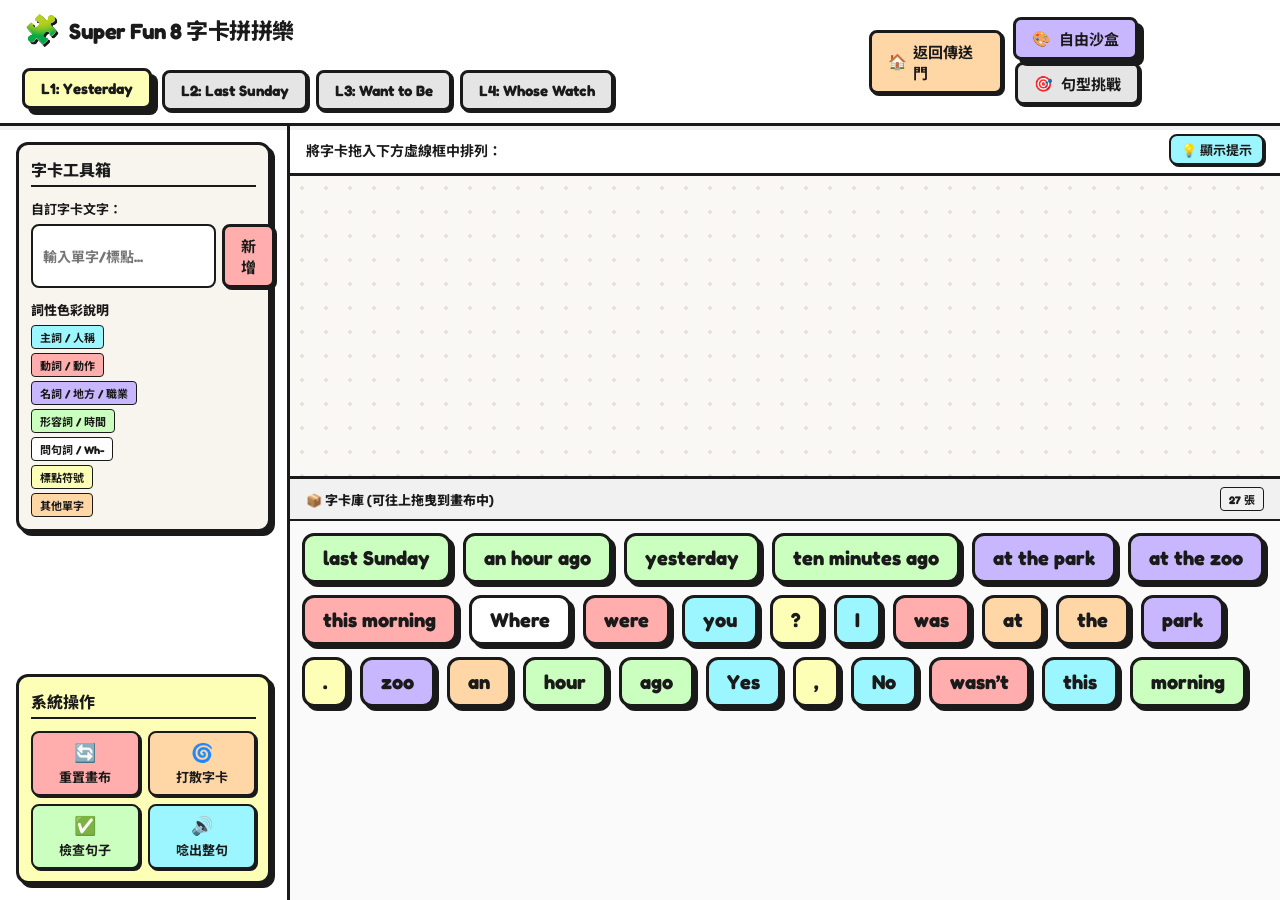
<file: interactive learning 2 /puzzles/index.html>
<!DOCTYPE html>
<html lang="zh-Hant">
<head>
  <meta charset="UTF-8">
  <meta name="viewport" content="width=device-width, initial-scale=1.0">
  <title>Super Fun 8 互動拼句字卡大屏</title>
  <!-- Google Fonts: Fredoka for rounded English, Noto Sans TC for Chinese -->
  <link rel="preconnect" href="https://fonts.googleapis.com">
  <link rel="preconnect" href="https://fonts.gstatic.com" crossorigin>
  <link href="https://fonts.googleapis.com/css2?family=Fredoka:wght@300..700&family=Noto+Sans+TC:wght@400..900&display=swap" rel="stylesheet">
  <style>
/* === CSS Variables & Neobrutalism Themes === */
:root {
  --bg-color: #F8F5EE;          /* Warm cream chalkboard/desk background */
  --workspace-grid: #E8E2D5;     /* Grid line color for notebook paper feel */
  --text-color: #1A1A1A;
  --border-color: #1A1A1A;
  --border-width: 3px;
  --border-width-sm: 2px;
  
  /* Neobrutalism Color Palette */
  --color-primary: #FFADAD;     /* Pastel Red/Pink */
  --color-success: #CAFFBF;     /* Pastel Green */
  --color-warning: #FFD6A5;     /* Pastel Orange */
  --color-info: #9BF6FF;        /* Pastel Blue */
  --color-purple: #C8B6FF;      /* Pastel Purple */
  --color-yellow: #FDFFB6;      /* Pastel Yellow */
  --color-white: #FFFFFF;
  --color-grey: #E5E5E5;
  
  --shadow-offset: 6px;
  --shadow-offset-active: 2px;
  --shadow-offset-card: 4px;
  --shadow-offset-card-drag: 8px;
  
  --transition-fast: 0.15s cubic-bezier(0.175, 0.885, 0.32, 1.275);
}

/* === Global Reset === */
* {
  box-sizing: border-box;
  margin: 0;
  padding: 0;
  font-family: 'Fredoka', 'Noto Sans TC', sans-serif;
  user-select: none;
  -webkit-user-select: none;
  -webkit-tap-highlight-color: transparent;
}

body {
  background-color: var(--bg-color);
  color: var(--text-color);
  min-height: 100vh;
  display: flex;
  flex-direction: column;
  overflow: hidden; /* App works as a single-viewport dashboard */
}

/* === Canvas for Confetti === */
#confetti-canvas {
  position: fixed;
  top: 0;
  left: 0;
  width: 100vw;
  height: 100vh;
  pointer-events: none;
  z-index: 2000;
}

/* === Background Decorations === */
.bg-decor {
  position: fixed;
  pointer-events: none;
  z-index: -1;
  opacity: 0.15;
  width: 100px;
  height: 100px;
  fill: var(--color-purple);
}
.star-top-left {
  top: 10%;
  left: 5%;
  transform: rotate(-15deg);
}
.star-bottom-right {
  bottom: 10%;
  right: 5%;
  transform: rotate(35deg);
  fill: var(--color-warning);
}

/* === Header Styles === */
header {
  background-color: var(--color-white);
  border-bottom: var(--border-width) solid var(--border-color);
  padding: 12px 24px;
  display: flex;
  justify-content: space-between;
  align-items: center;
  z-index: 100;
  box-shadow: 0 4px 0px rgba(0,0,0,0.05);
}

.header-left {
  display: flex;
  align-items: center;
  gap: 24px;
  flex-wrap: wrap;
}

.logo {
  display: flex;
  align-items: center;
  gap: 10px;
}

.logo-emoji {
  font-size: 28px;
  filter: drop-shadow(2px 2px 0px var(--border-color));
}

.logo h1 {
  font-size: 22px;
  font-weight: 800;
  letter-spacing: -0.5px;
}

.lesson-selector {
  display: flex;
  gap: 8px;
}

/* === Neobrutalism Button Style === */
.btn {
  background-color: var(--color-white);
  color: var(--text-color);
  border: var(--border-width) solid var(--border-color);
  padding: 8px 16px;
  font-size: 15px;
  font-weight: 700;
  border-radius: 8px;
  cursor: pointer;
  display: inline-flex;
  align-items: center;
  justify-content: center;
  gap: 8px;
  box-shadow: var(--shadow-offset-active) var(--shadow-offset-active) 0px var(--border-color);
  transition: transform 0.1s ease, box-shadow 0.1s ease;
  outline: none;
}

.btn:hover {
  transform: translate(-2px, -2px);
  box-shadow: var(--shadow-offset) var(--shadow-offset) 0px var(--border-color);
}

.btn:active {
  transform: translate(0px, 0px);
  box-shadow: var(--shadow-offset-active) var(--shadow-offset-active) 0px var(--border-color);
}

.btn-sm {
  padding: 4px 10px;
  font-size: 13px;
  border-width: var(--border-width-sm);
}

/* Button variants */
.btn-lesson {
  background-color: var(--color-grey);
}
.btn-lesson.active {
  background-color: var(--color-yellow);
  transform: translate(-2px, -2px);
  box-shadow: var(--shadow-offset) var(--shadow-offset) 0px var(--border-color);
}

.btn-mode {
  background-color: var(--color-grey);
}
.btn-mode.active {
  background-color: var(--color-purple);
  transform: translate(-2px, -2px);
  box-shadow: var(--shadow-offset) var(--shadow-offset) 0px var(--border-color);
}

.btn-primary {
  background-color: var(--color-primary);
}
.btn-success {
  background-color: var(--color-success);
}
.btn-warning {
  background-color: var(--color-warning);
}
.btn-info {
  background-color: var(--color-info);
}
.btn-danger {
  background-color: var(--color-primary); /* Use pink/red for danger */
}

/* === Layout Grid === */
main {
  flex: 1;
  display: flex;
  overflow: hidden;
  height: calc(100vh - 75px);
}

/* === Aside control panel === */
#control-panel {
  width: 290px;
  background-color: var(--color-white);
  border-right: var(--border-width) solid var(--border-color);
  display: flex;
  flex-direction: column;
  overflow-y: auto;
  padding: 16px;
  gap: 16px;
}

.panel-section {
  border: var(--border-width) solid var(--border-color);
  border-radius: 12px;
  padding: 12px;
  background-color: var(--bg-color);
  box-shadow: 4px 4px 0px var(--border-color);
}

.panel-section h2 {
  font-size: 16px;
  font-weight: 800;
  margin-bottom: 12px;
  border-bottom: 2px solid var(--border-color);
  padding-bottom: 4px;
}

.panel-section.hidden {
  display: none !important;
}

/* Sentence puzzle mode list */
.sentence-list {
  display: flex;
  flex-direction: column;
  gap: 8px;
  max-height: 200px;
  overflow-y: auto;
  padding-right: 4px;
}

.btn-sentence-select {
  text-align: left;
  font-size: 13px;
  padding: 6px 10px;
  border-width: var(--border-width-sm);
  background-color: var(--color-white);
  white-space: nowrap;
  overflow: hidden;
  text-overflow: ellipsis;
  width: 100%;
}
.btn-sentence-select.active {
  background-color: var(--color-info);
  border-color: var(--border-color);
}

.target-translation-box {
  margin-top: 12px;
  background-color: var(--color-white);
  border: var(--border-width-sm) solid var(--border-color);
  border-radius: 8px;
  padding: 8px;
}

.target-translation-box .label {
  font-size: 11px;
  font-weight: 700;
  color: #666;
}

.translation-text {
  font-size: 14px;
  font-weight: 700;
  margin-top: 4px;
  line-height: 1.4;
}

/* Sandbox card generator */
.tool-group {
  display: flex;
  flex-direction: column;
  gap: 6px;
}

.tool-group label {
  font-size: 13px;
  font-weight: 700;
}

.input-row {
  display: flex;
  gap: 6px;
}

.input-row input {
  flex: 1;
  border: var(--border-width-sm) solid var(--border-color);
  border-radius: 8px;
  padding: 6px 10px;
  font-size: 14px;
  font-weight: 700;
  outline: none;
  background-color: var(--color-white);
}

.input-row input:focus {
  border-color: var(--color-purple);
  box-shadow: 2px 2px 0 var(--border-color);
}

/* Badge lists for parts of speech */
.parts-of-speech-guide {
  margin-top: 12px;
}

.parts-of-speech-guide h3 {
  font-size: 13px;
  font-weight: 800;
  margin-bottom: 6px;
}

.pos-list {
  list-style: none;
  display: flex;
  flex-direction: column;
  gap: 4px;
}

.badge {
  display: inline-block;
  padding: 3px 8px;
  font-size: 11px;
  font-weight: 700;
  border-radius: 4px;
  border: 1px solid var(--border-color);
}

.pos-subject { background-color: var(--color-info); }
.pos-verb { background-color: var(--color-primary); }
.pos-noun { background-color: var(--color-purple); }
.pos-adjective { background-color: var(--color-success); }
.pos-wh { background-color: var(--color-white); }
.pos-punctuation { background-color: var(--color-yellow); }
.pos-other { background-color: var(--color-warning); }

/* System action buttons */
.actions-section {
  margin-top: auto; /* Push actions to the bottom of the sidebar */
  background-color: var(--color-yellow);
}

.actions-grid {
  display: grid;
  grid-template-columns: 1fr 1fr;
  gap: 8px;
}

.btn-action {
  font-size: 13px;
  padding: 8px 4px;
  border-width: var(--border-width-sm);
  display: flex;
  flex-direction: column;
  gap: 4px;
  box-shadow: 2px 2px 0px var(--border-color);
}

.btn-action span {
  font-size: 18px;
}

/* === Game Container === */
#game-container {
  flex: 1;
  display: flex;
  flex-direction: column;
  overflow: hidden;
  position: relative;
  background-color: #F0EDE4;
}

/* Guidance bar */
#puzzle-guidance-bar {
  background-color: var(--color-white);
  border-bottom: var(--border-width) solid var(--border-color);
  padding: 8px 16px;
  display: flex;
  align-items: center;
  justify-content: space-between;
  font-weight: 700;
  font-size: 14px;
}

/* Workspace Canvas */
#workspace {
  height: 300px;
  position: relative;
  overflow: hidden;
  background-color: #FAF8F5;
  background-image: radial-gradient(var(--workspace-grid) 2px, transparent 2px);
  background-size: 24px 24px;
  padding: 16px;
}

/* Puzzle mode slot highlights */
#puzzle-slots-container {
  position: absolute;
  top: 40px;
  left: 50%;
  transform: translateX(-50%);
  display: flex;
  flex-wrap: wrap;
  justify-content: center;
  gap: 16px;
  width: 90%;
  max-width: 1000px;
  pointer-events: none;
  z-index: 1;
}

.puzzle-slot {
  height: 60px;
  min-width: 80px;
  border: var(--border-width-sm) dashed #A09E95;
  border-radius: 8px;
  background-color: rgba(255, 255, 255, 0.4);
  display: flex;
  align-items: center;
  justify-content: center;
  color: #A09E95;
  font-size: 11px;
  font-weight: 700;
  transition: all 0.2s ease;
}

.puzzle-slot.active-hover {
  background-color: rgba(202, 255, 191, 0.3);
  border-color: var(--border-color);
}

/* === Card Styles === */
.word-card {
  display: inline-flex;
  align-items: center;
  justify-content: center;
  gap: 8px;
  padding: 10px 18px;
  background-color: var(--color-white);
  border: var(--border-width) solid var(--border-color);
  border-radius: 12px;
  font-size: 20px;
  font-weight: 700;
  color: var(--text-color);
  box-shadow: var(--shadow-offset-card) var(--shadow-offset-card) 0px var(--border-color);
  cursor: grab;
  transition: transform var(--transition-fast), box-shadow var(--transition-fast);
  touch-action: none; /* Crucial for Pointer Events to bypass default gestures */
  z-index: 5;
}

.word-card:hover {
  transform: translateY(-2px);
  box-shadow: 6px 6px 0px var(--border-color);
}

/* Draggable states inside sandbox */
.word-card.absolute {
  position: absolute;
  margin: 0;
}

.word-card.dragging {
  cursor: grabbing;
  z-index: 999 !important;
  transform: scale(1.08) rotate(-2deg);
  box-shadow: var(--shadow-offset-card-drag) var(--shadow-offset-card-drag) 0px var(--border-color);
  opacity: 0.95;
  transition: none; /* No transition during active pointer movement */
}

/* Card Categories */
.word-card.pos-subject { background-color: var(--color-info); }
.word-card.pos-verb { background-color: var(--color-primary); }
.word-card.pos-noun { background-color: var(--color-purple); }
.word-card.pos-adjective { background-color: var(--color-success); }
.word-card.pos-wh { background-color: var(--color-white); }
.word-card.pos-punctuation { background-color: var(--color-yellow); }
.word-card.pos-other { background-color: var(--color-warning); }

/* Flags styled in cards */
.card-flag-svg {
  display: inline-block;
  vertical-align: middle;
  height: 24px;
  width: auto;
}

/* Card Close Button (only for custom cards) */
.card-close {
  display: inline-flex;
  align-items: center;
  justify-content: center;
  width: 16px;
  height: 16px;
  border-radius: 50%;
  background-color: var(--color-white);
  border: 1px solid var(--border-color);
  font-size: 9px;
  color: var(--text-color);
  margin-left: 6px;
  cursor: pointer;
}
.card-close:hover {
  background-color: var(--color-primary);
}

/* === Bottom Card Tray === */
#card-tray {
  background-color: var(--color-white);
  border-top: var(--border-width) solid var(--border-color);
  flex: 1;
  display: flex;
  flex-direction: column;
  z-index: 10;
}

.tray-title {
  padding: 8px 16px;
  font-size: 13px;
  font-weight: 800;
  border-bottom: 2px solid var(--border-color);
  display: flex;
  justify-content: space-between;
  align-items: center;
  background-color: #F1F1F1;
}

.tray-grid {
  flex: 1;
  padding: 12px;
  display: flex;
  align-content: flex-start;
  flex-wrap: wrap;
  gap: 12px;
  overflow-y: auto;
  background-color: #FAFAFA;
}

/* Empty drawer text placeholder */
.tray-empty-placeholder {
  width: 100%;
  height: 100%;
  display: flex;
  align-items: center;
  justify-content: center;
  color: #888;
  font-size: 14px;
  font-style: italic;
  font-weight: 700;
}

/* === Animations === */
@keyframes shake {
  0%, 100% { transform: translateX(0); }
  20%, 60% { transform: translateX(-6px); }
  40%, 80% { transform: translateX(6px); }
}

.shake-animation {
  animation: shake 0.4s ease-in-out;
}

@keyframes bounce {
  0%, 100% { transform: translateY(0); }
  50% { transform: translateY(-15px) scale(1.05); }
}

.bounce-animation {
  animation: bounce 0.6s cubic-bezier(0.175, 0.885, 0.32, 1.275);
}

.success-glow {
  box-shadow: 0 0 15px rgba(202, 255, 191, 0.8);
  border-color: #2b7a1a !important;
}

/* Responsive fixes for tablet/smaller screens */
@media (max-width: 900px) {
  main {
    flex-direction: column;
    height: auto;
    overflow: visible;
  }
  
  #control-panel {
    width: 100%;
    height: auto;
    border-right: none;
    border-bottom: var(--border-width) solid var(--border-color);
  }
  
  #game-container {
    height: 600px;
  }
  
  .header-left {
    gap: 12px;
  }
}

</style>
</head>
<body>
  <!-- Canvas for confetti celebrations -->
  <canvas id="confetti-canvas"></canvas>

  <!-- SVG Background decorations (Stars, Circles) to give a Neobrutalism vibe -->
  <svg class="bg-decor star-top-left" viewBox="0 0 24 24">
    <path d="M12,2L14.8,8.2L21.5,8.8L16.4,13.2L18,19.8L12,16.2L6,19.8L7.6,13.2L2.5,8.8L9.2,8.2L12,2Z"/>
  </svg>
  <svg class="bg-decor star-bottom-right" viewBox="0 0 24 24">
    <path d="M12,2L14.8,8.2L21.5,8.8L16.4,13.2L18,19.8L12,16.2L6,19.8L7.6,13.2L2.5,8.8L9.2,8.2L12,2Z"/>
  </svg>

  <header>
    <div class="header-left">
      <div class="logo">
        <span class="logo-emoji">🧩</span>
        <h1>Super Fun 8 字卡拼拼樂</h1>
      </div>
      <div class="lesson-selector">
        <button class="btn btn-lesson active" data-lesson="1">L1: Yesterday</button>
        <button class="btn btn-lesson" data-lesson="2">L2: Last Sunday</button>
        <button class="btn btn-lesson" data-lesson="3">L3: Want to Be</button>
        <button class="btn btn-lesson" data-lesson="4">L4: Whose Watch</button>
      </div>
    </div>
    <div class="header-right" style="display: flex; gap: 12px; align-items: center;">
      <a href="../index.html" class="btn btn-mode" style="text-decoration: none; background-color: var(--color-warning); color: var(--text-color); display: inline-flex; align-items: center; gap: 6px;">
        <span class="btn-icon">🏠</span>返回傳送門
      </a>
      <div class="mode-toggle">
        <button class="btn btn-mode active" id="btn-mode-sandbox">
          <span class="btn-icon">🎨</span>自由沙盒
        </button>
        <button class="btn btn-mode" id="btn-mode-puzzle">
          <span class="btn-icon">🎯</span>句型挑戰
        </button>
      </div>
    </div>
  </header>

  <main>
    <!-- Left panel for puzzle navigation or custom card tools -->
    <aside id="control-panel">
      <!-- Sentence Puzzle Mode Sub-panel -->
      <div id="puzzle-menu" class="panel-section hidden">
        <h2>選擇挑戰句型</h2>
        <div class="sentence-list" id="sentence-buttons-container">
          <!-- Dynamically populated -->
        </div>
        <div class="target-translation-box">
          <div class="label">中文提示：</div>
          <div id="target-translation" class="translation-text">請選擇一個句子開始挑戰！</div>
        </div>
      </div>

      <!-- Sandbox Mode Sub-panel -->
      <div id="sandbox-menu" class="panel-section">
        <h2>字卡工具箱</h2>
        <div class="tool-group">
          <label for="custom-card-text">自訂字卡文字：</label>
          <div class="input-row">
            <input type="text" id="custom-card-text" placeholder="輸入單字/標點..." maxlength="30">
            <button class="btn btn-primary" id="btn-add-custom">新增</button>
          </div>
        </div>
        
        <div class="parts-of-speech-guide">
          <h3>詞性色彩說明</h3>
          <ul class="pos-list">
            <li><span class="badge pos-subject">主詞 / 人稱</span></li>
            <li><span class="badge pos-verb">動詞 / 動作</span></li>
            <li><span class="badge pos-noun">名詞 / 地方 / 職業</span></li>
            <li><span class="badge pos-adjective">形容詞 / 時間</span></li>
            <li><span class="badge pos-wh">問句詞 / Wh-</span></li>
            <li><span class="badge pos-punctuation">標點符號</span></li>
            <li><span class="badge pos-other">其他單字</span></li>
          </ul>
        </div>
      </div>

      <!-- System Actions -->
      <div class="panel-section actions-section">
        <h2>系統操作</h2>
        <div class="actions-grid">
          <button class="btn btn-action btn-danger" id="btn-reset">
            <span>🔄</span> 重置畫布
          </button>
          <button class="btn btn-action btn-warning" id="btn-scatter">
            <span>🌀</span> 打散字卡
          </button>
          <button class="btn btn-action btn-success" id="btn-check-puzzle">
            <span>✅</span> 檢查句子
          </button>
          <button class="btn btn-action btn-info" id="btn-speak-all">
            <span>🔊</span> 唸出整句
          </button>
        </div>
      </div>
    </aside>

    <!-- Main board area -->
    <section id="game-container">
      <!-- Target guidance for sentence building in Puzzle Mode -->
      <div id="puzzle-guidance-bar" class="hidden">
        <span class="guidance-title">將字卡拖入下方虛線框中排列：</span>
        <button class="btn btn-sm btn-info" id="btn-show-hint">💡 顯示提示</button>
      </div>

      <!-- The Sandbox Work Board -->
      <div id="workspace">
        <!-- Target slot area for puzzle alignment -->
        <div id="puzzle-slots-container" class="hidden">
          <!-- Dynamically sized target slot placeholders -->
        </div>

        <!-- Dynamic cards will be created here -->
        <div id="cards-container"></div>
      </div>

      <!-- The bottom card tray (drawer) -->
      <div id="card-tray">
        <div class="tray-title">
          <span>📦 字卡庫 (可往上拖曳到畫布中)</span>
          <span id="tray-count" class="badge">0 張</span>
        </div>
        <div id="tray-cards-container" class="tray-grid">
          <!-- Unused card pool -->
        </div>
      </div>
    </section>
  </main>

  <script>
// === Course Data ===
const courseData = {
  1: {
    title: "Lesson 1: Where were you yesterday?",
    words: [
      { text: "last Sunday", category: "adjective" },
      { text: "an hour ago", category: "adjective" },
      { text: "yesterday", category: "adjective" },
      { text: "ten minutes ago", category: "adjective" },
      { text: "at the park", category: "noun" },
      { text: "at the zoo", category: "noun" },
      { text: "this morning", category: "adjective" }
    ],
    sentences: [
      { english: "Where were you yesterday?", chinese: "你昨天在哪裡？" },
      { english: "I was at the park yesterday.", chinese: "我昨天在公園。" },
      { english: "Were you at the zoo an hour ago?", chinese: "你一小時前在動物園嗎？" },
      { english: "Yes, I was.", chinese: "是的，我是。" },
      { english: "No, I wasn’t.", chinese: "不，我不是。" },
      { english: "I was at the zoo this morning.", chinese: "我今天早上在動物園。" }
    ]
  },
  2: {
    title: "Lesson 2: Where was he last Sunday?",
    words: [
      { text: "at home", category: "noun" },
      { text: "at the museum", category: "noun" },
      { text: "at school", category: "noun" },
      { text: "at the restaurant", category: "noun" },
      { text: "at the amusement park", category: "noun" },
      { text: "at the department store", category: "noun" }
    ],
    sentences: [
      { english: "Where was he last Sunday?", chinese: "他上星期天在哪裡？" },
      { english: "He was at the restaurant last Sunday.", chinese: "他上星期天在餐廳。" },
      { english: "Was she at the museum yesterday?", chinese: "她昨天在博物館嗎？" },
      { english: "Yes, she was.", chinese: "是的，她是。" },
      { english: "No, she wasn’t.", chinese: "不，她不是。" },
      { english: "She was at home yesterday.", chinese: "她昨天在家。" }
    ]
  },
  3: {
    title: "Lesson 3: What do you want to be?",
    words: [
      { text: "firefighter", category: "noun" },
      { text: "singer", category: "noun" },
      { text: "police officer", category: "noun" },
      { text: "YouTuber", category: "noun" },
      { text: "baseball player", category: "noun" },
      { text: "engineer", category: "noun" },
      { text: "reporter", category: "noun" },
      { text: "scientist", category: "noun" },
      { text: "be", category: "verb" }
    ],
    sentences: [
      { english: "What do you want to be?", chinese: "你長大想當什麼？" },
      { english: "I want to be a baseball player.", chinese: "我想當棒球選手。" },
      { english: "Does she want to be a singer?", chinese: "她想當歌手嗎？" },
      { english: "Yes, she does.", chinese: "是的，她是。" },
      { english: "No, she doesn’t.", chinese: "不，她不想。" },
      { english: "She wants to be a scientist.", chinese: "她想當科學家。" }
    ]
  },
  4: {
    title: "Lesson 4: Whose watch is this?",
    words: [
      { text: "phone", category: "noun" },
      { text: "watch", category: "noun" },
      { text: "jacket", category: "noun" },
      { text: "key", category: "noun" },
      { text: "lunch bag", category: "noun" },
      { text: "glasses", category: "noun" },
      { text: "umbrella", category: "noun" },
      { text: "shoes", category: "noun" },
      { text: "whose", category: "wh" }
    ],
    sentences: [
      { english: "Whose watch is this?", chinese: "這是誰的手錶？" },
      { english: "It’s my watch.", chinese: "這是我的手錶。" },
      { english: "It’s Alan’s watch.", chinese: "這是 Alan 的手錶。" },
      { english: "Whose shoes are these?", chinese: "這些是誰的鞋子？" },
      { english: "They’re my shoes.", chinese: "這些是我的鞋子。" }
    ]
  }
};

// === Synthesized Web Audio Sound FX ===
const AudioContext = window.AudioContext || window.webkitAudioContext;
let audioCtx = null;

function getAudioCtx() {
  if (!audioCtx) {
    audioCtx = new AudioContext();
  }
  if (audioCtx.state === 'suspended') {
    audioCtx.resume();
  }
  return audioCtx;
}

const SoundEffects = {
  playClick() {
    try {
      const ctx = getAudioCtx();
      const osc = ctx.createOscillator();
      const gain = ctx.createGain();
      osc.connect(gain);
      gain.connect(ctx.destination);
      
      osc.type = 'sine';
      osc.frequency.setValueAtTime(600, ctx.currentTime);
      osc.frequency.exponentialRampToValueAtTime(150, ctx.currentTime + 0.08);
      
      gain.gain.setValueAtTime(0.2, ctx.currentTime);
      gain.gain.linearRampToValueAtTime(0.01, ctx.currentTime + 0.08);
      
      osc.start();
      osc.stop(ctx.currentTime + 0.08);
    } catch (e) { console.error(e); }
  },
  playSnap() {
    try {
      const ctx = getAudioCtx();
      const osc = ctx.createOscillator();
      const gain = ctx.createGain();
      osc.connect(gain);
      gain.connect(ctx.destination);
      
      osc.type = 'triangle';
      osc.frequency.setValueAtTime(350, ctx.currentTime);
      osc.frequency.exponentialRampToValueAtTime(750, ctx.currentTime + 0.06);
      
      gain.gain.setValueAtTime(0.3, ctx.currentTime);
      gain.gain.linearRampToValueAtTime(0.01, ctx.currentTime + 0.06);
      
      osc.start();
      osc.stop(ctx.currentTime + 0.06);
    } catch (e) { console.error(e); }
  },
  playSuccess() {
    try {
      const ctx = getAudioCtx();
      const now = ctx.currentTime;
      // Happy arpeggio: C4 -> E4 -> G4 -> C5
      const notes = [261.63, 329.63, 392.00, 523.25];
      notes.forEach((freq, idx) => {
        const osc = ctx.createOscillator();
        const gain = ctx.createGain();
        osc.connect(gain);
        gain.connect(ctx.destination);
        
        osc.type = 'sine';
        osc.frequency.setValueAtTime(freq, now + idx * 0.08);
        
        gain.gain.setValueAtTime(0, now);
        gain.gain.linearRampToValueAtTime(0.25, now + idx * 0.08 + 0.02);
        gain.gain.linearRampToValueAtTime(0, now + idx * 0.08 + 0.22);
        
        osc.start(now + idx * 0.08);
        osc.stop(now + idx * 0.08 + 0.25);
      });
    } catch (e) { console.error(e); }
  },
  playError() {
    try {
      const ctx = getAudioCtx();
      const osc = ctx.createOscillator();
      const gain = ctx.createGain();
      osc.connect(gain);
      gain.connect(ctx.destination);
      
      osc.type = 'sawtooth';
      osc.frequency.setValueAtTime(120, ctx.currentTime);
      osc.frequency.linearRampToValueAtTime(90, ctx.currentTime + 0.25);
      
      gain.gain.setValueAtTime(0.2, ctx.currentTime);
      gain.gain.linearRampToValueAtTime(0, ctx.currentTime + 0.25);
      
      osc.start();
      osc.stop(ctx.currentTime + 0.25);
    } catch (e) { console.error(e); }
  }
};

// === Lightweight Confetti System ===
let confettiParticles = [];
let confettiAnimationFrame = null;

function burstConfetti() {
  const canvas = document.getElementById('confetti-canvas');
  const ctx = canvas.getContext('2d');
  
  canvas.width = window.innerWidth;
  canvas.height = window.innerHeight;
  
  // Cancel previous loop
  if (confettiAnimationFrame) {
    cancelAnimationFrame(confettiAnimationFrame);
  }
  
  confettiParticles = [];
  const colors = ['#FFADAD', '#FFD6A5', '#FDFFB6', '#CAFFBF', '#9BF6FF', '#C8B6FF', '#A8E6CF'];
  
  for (let i = 0; i < 90; i++) {
    confettiParticles.push({
      x: canvas.width / 2 + (Math.random() * 200 - 100),
      y: canvas.height * 0.6 + (Math.random() * 100 - 50),
      size: Math.random() * 8 + 6,
      color: colors[Math.floor(Math.random() * colors.length)],
      speedY: -(Math.random() * 8 + 7), // shoot upwards
      speedX: Math.random() * 10 - 5,
      gravity: 0.25,
      rotation: Math.random() * 360,
      rotationSpeed: Math.random() * 10 - 5,
      opacity: 1
    });
  }
  
  function updateConfetti() {
    ctx.clearRect(0, 0, canvas.width, canvas.height);
    let remaining = false;
    
    confettiParticles.forEach(p => {
      p.speedY += p.gravity;
      p.y += p.speedY;
      p.x += p.speedX;
      p.rotation += p.rotationSpeed;
      
      if (p.y < canvas.height && p.opacity > 0) {
        remaining = true;
        ctx.save();
        ctx.translate(p.x, p.y);
        ctx.rotate(p.rotation * Math.PI / 180);
        ctx.fillStyle = p.color;
        ctx.fillRect(-p.size/2, -p.size/2, p.size, p.size);
        ctx.restore();
      }
    });
    
    if (remaining) {
      confettiAnimationFrame = requestAnimationFrame(updateConfetti);
    } else {
      ctx.clearRect(0, 0, canvas.width, canvas.height);
    }
  }
  
  updateConfetti();
}

// === Speech Synthesis wrapper ===
function speakText(text) {
  if (!('speechSynthesis' in window)) return;
  window.speechSynthesis.cancel();
  
  const cleanText = text.replace(/([.,?!])/g, ' $1').replace(/\s+/g, ' ').trim();
  const utterance = new SpeechSynthesisUtterance(cleanText);
  utterance.lang = 'en-US';
  
  const voices = window.speechSynthesis.getVoices();
  const enVoice = voices.find(v => v.lang.includes('en-US') && v.name.includes('Google')) ||
                  voices.find(v => v.lang.includes('en-US')) ||
                  voices.find(v => v.lang.startsWith('en'));
  if (enVoice) {
    utterance.voice = enVoice;
  }
  
  utterance.rate = 0.85;
  window.speechSynthesis.speak(utterance);
}

// Ensure voices are loaded
if ('speechSynthesis' in window) {
  window.speechSynthesis.getVoices();
  window.speechSynthesis.onvoiceschanged = () => window.speechSynthesis.getVoices();
}

// === Grammar category finder ===
function getPOSCategory(word) {
  const clean = word.toLowerCase().trim().replace(/[.,?!，。？]/g, '').replace(/’/g, "'");
  if (!clean) return 'punctuation';
  
  const subjects = ['i', 'you', 'he', 'she', 'it', 'we', 'they', "i'm", "she's", "he's", "it's", "they're", "yes", "no", "my", "these", "this", "alan's"];
  const whWords = ['where', 'what', 'how', 'whose'];
  const verbs = ['were', 'was', 'want', 'wants', 'do', 'does', 'be', 'are', 'is', "wasn't", "doesn't"];
  const adjectives = ['last', 'sunday', 'hour', 'ago', 'yesterday', 'ten', 'minutes', 'this', 'morning', 'last sunday', 'an hour ago', 'ten minutes ago', 'this morning'];
  const nouns = [
    'park', 'zoo', 'home', 'museum', 'school', 'restaurant', 'amusement', 'department', 'store',
    'firefighter', 'singer', 'police officer', 'youtuber', 'baseball player', 'engineer', 'reporter', 'scientist',
    'phone', 'watch', 'jacket', 'key', 'lunch bag', 'glasses', 'umbrella', 'shoes',
    'at the park', 'at the zoo', 'at home', 'at the museum', 'at school', 'at the restaurant',
    'at the amusement park', 'at the department store'
  ];
  const other = ['at', 'the', 'a', 'to', 'for', 'in', 'on', 'of'];
  
  if (subjects.includes(clean)) return 'subject';
  if (whWords.includes(clean)) return 'wh';
  if (verbs.includes(clean) || verbs.some(v => clean.includes(v))) return 'verb';
  if (nouns.includes(clean) || nouns.some(n => clean.includes(n))) return 'noun';
  if (adjectives.includes(clean) || adjectives.some(a => clean.includes(a))) return 'adjective';
  if (other.includes(clean)) return 'other';
  return 'other';
}

// === Core Card App Code ===
class WordCardsApp {
  constructor() {
    this.currentLesson = 1;
    this.currentMode = 'sandbox'; // 'sandbox' or 'puzzle'
    this.activeDragCard = null;
    this.dragOffset = { x: 0, y: 0 };
    
    // Puzzle state
    this.currentPuzzleIndex = null;
    this.puzzleTokens = []; // Target order of strings
    
    // DOM Elements
    this.workspace = document.getElementById('workspace');
    this.cardsContainer = document.getElementById('cards-container');
    this.trayCardsContainer = document.getElementById('tray-cards-container');
    this.puzzleSlotsContainer = document.getElementById('puzzle-slots-container');
    this.puzzleGuidanceBar = document.getElementById('puzzle-guidance-bar');
    this.sentenceListContainer = document.getElementById('sentence-buttons-container');
    
    // Bind Event Listeners
    this.initEventListeners();
    
    // Load default Lesson
    this.loadLesson(1);
    
    // Prevent iPad elastic page scrolling while actively dragging cards
    document.addEventListener('touchmove', (e) => {
      if (this.activeDragCard) {
        e.preventDefault();
      }
    }, { passive: false });
  }
  
  initEventListeners() {
    // Lesson switching
    document.querySelectorAll('.btn-lesson').forEach(btn => {
      btn.addEventListener('click', (e) => {
        document.querySelectorAll('.btn-lesson').forEach(b => b.classList.remove('active'));
        e.currentTarget.classList.add('active');
        this.loadLesson(parseInt(e.currentTarget.dataset.lesson));
      });
    });
    
    // Mode switching
    const btnSandbox = document.getElementById('btn-mode-sandbox');
    const btnPuzzle = document.getElementById('btn-mode-puzzle');
    
    btnSandbox.addEventListener('click', () => {
      btnSandbox.classList.add('active');
      btnPuzzle.classList.remove('active');
      this.switchMode('sandbox');
    });
    
    btnPuzzle.addEventListener('click', () => {
      btnPuzzle.classList.add('active');
      btnSandbox.classList.remove('active');
      this.switchMode('puzzle');
    });
    
    // Action panel
    document.getElementById('btn-reset').addEventListener('click', () => this.resetCanvas());
    document.getElementById('btn-scatter').addEventListener('click', () => this.scatterCardsInWorkspace());
    document.getElementById('btn-check-puzzle').addEventListener('click', () => this.checkPuzzle());
    document.getElementById('btn-speak-all').addEventListener('click', () => this.speakSentenceFromWorkspace());
    document.getElementById('btn-show-hint').addEventListener('click', () => this.showHint());
    
    // Custom Card tool
    document.getElementById('btn-add-custom').addEventListener('click', () => this.addCustomCard());
    document.getElementById('custom-card-text').addEventListener('keydown', (e) => {
      if (e.key === 'Enter') this.addCustomCard();
    });
    
    // Workspace Resize listener to prevent cards going offscreen
    window.addEventListener('resize', () => {
      this.boundaryCheckAllCards();
    });
  }
  
  loadLesson(lessonNum) {
    this.currentLesson = lessonNum;
    this.currentPuzzleIndex = null;
    
    // Re-populate left sidebar puzzle sentences
    this.sentenceListContainer.innerHTML = '';
    const lesson = courseData[this.currentLesson];
    
    lesson.sentences.forEach((sentenceObj, idx) => {
      const btn = document.createElement('button');
      btn.className = 'btn btn-sentence-select';
      btn.innerText = sentenceObj.english;
      btn.title = sentenceObj.english;
      btn.addEventListener('click', () => this.loadPuzzle(idx));
      this.sentenceListContainer.appendChild(btn);
    });
    
    // Update translation preview
    document.getElementById('target-translation').innerText = '請選擇一個句子開始挑戰！';
    
    // Reload cards for the current mode
    this.resetCanvas();
  }
  
  switchMode(mode) {
    this.currentMode = mode;
    
    const puzzleMenu = document.getElementById('puzzle-menu');
    const sandboxMenu = document.getElementById('sandbox-menu');
    const checkBtn = document.getElementById('btn-check-puzzle');
    
    if (mode === 'puzzle') {
      puzzleMenu.classList.remove('hidden');
      sandboxMenu.classList.add('hidden');
      checkBtn.classList.remove('hidden');
      this.puzzleGuidanceBar.classList.remove('hidden');
      this.puzzleSlotsContainer.classList.remove('hidden');
      
      // Auto-load first sentence of the lesson in puzzle mode
      this.loadPuzzle(0);
    } else {
      puzzleMenu.classList.add('hidden');
      sandboxMenu.classList.remove('hidden');
      checkBtn.classList.add('hidden');
      this.puzzleGuidanceBar.classList.add('hidden');
      this.puzzleSlotsContainer.classList.add('hidden');
      
      this.resetCanvas();
    }
  }
  
  resetCanvas() {
    this.cardsContainer.innerHTML = '';
    this.trayCardsContainer.innerHTML = '';
    this.puzzleSlotsContainer.innerHTML = '';
    
    const lesson = courseData[this.currentLesson];
    
    if (this.currentMode === 'sandbox') {
      // Sandbox mode: Spawn vocabulary cards and unique words from sentences into tray
      const wordCounts = {};
      
      // 1. Add direct words (each vocabulary term acts as ONE card)
      lesson.words.forEach(w => {
        wordCounts[w.text] = 1;
      });
      
      // 2. Count tokens from sentences and keep the maximum single-sentence frequency
      lesson.sentences.forEach(s => {
        const tokens = this.tokenize(s.english);
        const sentenceFrequencies = {};
        
        tokens.forEach(t => {
          sentenceFrequencies[t] = (sentenceFrequencies[t] || 0) + 1;
        });
        
        for (const [token, count] of Object.entries(sentenceFrequencies)) {
          const existingKey = Object.keys(wordCounts).find(k => k.toLowerCase() === token.toLowerCase());
          if (existingKey) {
            wordCounts[existingKey] = Math.max(wordCounts[existingKey], count);
          } else {
            wordCounts[token] = count;
          }
        }
      });
      
      // Convert to card objects and create copies for frequencies > 1
      for (const [text, count] of Object.entries(wordCounts)) {
        const meta = lesson.words.find(w => w.text.toLowerCase() === text.toLowerCase());
        const category = getPOSCategory(text);
        const flag = meta ? meta.flag : null;
        
        for (let i = 0; i < count; i++) {
          this.createCard(text, category, flag, false);
        }
      }
      
      this.updateTrayCount();
    } else {
      // Puzzle mode: load selected puzzle sentence
      if (this.currentPuzzleIndex !== null) {
        this.loadPuzzle(this.currentPuzzleIndex);
      }
    }
  }
  
  loadPuzzle(idx) {
    this.currentPuzzleIndex = idx;
    
    // Highlight sidebar active sentence button
    const buttons = this.sentenceListContainer.querySelectorAll('.btn-sentence-select');
    buttons.forEach((btn, bIdx) => {
      if (bIdx === idx) btn.classList.add('active');
      else btn.classList.remove('active');
    });
    
    // Set target translation text
    const sentenceObj = courseData[this.currentLesson].sentences[idx];
    document.getElementById('target-translation').innerText = sentenceObj.chinese;
    
    // Clean canvas & slot containers
    this.cardsContainer.innerHTML = '';
    this.trayCardsContainer.innerHTML = '';
    this.puzzleSlotsContainer.innerHTML = '';
    
    // Tokenize target sentence
    const originalText = sentenceObj.english;
    this.puzzleTokens = this.tokenize(originalText);
    
    // Create empty target slot placeholders
    this.puzzleTokens.forEach((token, sIdx) => {
      const slot = document.createElement('div');
      slot.className = 'puzzle-slot';
      slot.dataset.slotIndex = sIdx;
      slot.innerText = `卡片 ${sIdx + 1}`;
      this.puzzleSlotsContainer.appendChild(slot);
    });
    
    // Shuffle puzzle cards and spawn into tray
    const shuffledTokens = [...this.puzzleTokens]
      .map((text, originalIndex) => ({ text, originalIndex }))
      .sort(() => Math.random() - 0.5);
    
    shuffledTokens.forEach(item => {
      const lessonWords = courseData[this.currentLesson].words;
      const meta = lessonWords.find(w => w.text.toLowerCase() === item.text.toLowerCase());
      const flag = meta ? meta.flag : null;
      
      this.createCard(item.text, getPOSCategory(item.text), flag, false);
    });
    
    this.updateTrayCount();
    SoundEffects.playClick();
  }
  
  tokenize(sentence) {
    // Splits words (including contractions with curly/straight apostrophes) and terminal punctuations (English and Chinese)
    return sentence.match(/[\w'’]+|[.,?!，。？]/g) || [];
  }
  
  createCard(text, category, flagKey = null, isCustom = false) {
    const card = document.createElement('div');
    card.className = `word-card pos-${category}`;
    card.innerText = text;
    card.dataset.text = text;
    card.dataset.category = category;
    
    // Prepend flag SVG if available
    if (flagKey && flagSVGs[flagKey]) {
      card.innerHTML = flagSVGs[flagKey] + ` <span>${text}</span>`;
    }
    
    // Add close button if it is a custom card
    if (isCustom) {
      const closeBtn = document.createElement('span');
      closeBtn.className = 'card-close';
      closeBtn.innerHTML = '&times;';
      closeBtn.addEventListener('click', (e) => {
        e.stopPropagation();
        card.remove();
        this.updateTrayCount();
        SoundEffects.playClick();
      });
      card.appendChild(closeBtn);
    }
    
    // Mouse / Touch Event Drag handlers via pointer events
    card.addEventListener('pointerdown', (e) => this.onPointerDown(e, card));
    
    // Click speaks the text
    card.addEventListener('click', (e) => {
      if (!card.classList.contains('dragging')) {
        speakText(text);
      }
    });
    
    this.trayCardsContainer.appendChild(card);
    this.updateTrayCount();
    return card;
  }
  
  addCustomCard() {
    const input = document.getElementById('custom-card-text');
    const text = input.value.trim();
    if (!text) return;
    
    const category = getPOSCategory(text);
    const card = this.createCard(text, category, null, true);
    
    SoundEffects.playClick();
    input.value = '';
    
    card.style.transform = 'scale(0)';
    card.style.transition = 'transform 0.2s ease-out';
    setTimeout(() => card.style.transform = '', 50);
  }
  
  updateTrayCount() {
    const count = this.trayCardsContainer.querySelectorAll('.word-card').length;
    document.getElementById('tray-count').innerText = `${count} 張`;
    
    let placeholder = this.trayCardsContainer.querySelector('.tray-empty-placeholder');
    if (count === 0) {
      if (!placeholder) {
        placeholder = document.createElement('div');
        placeholder.className = 'tray-empty-placeholder';
        placeholder.innerText = '字卡庫空了，拖曳卡片回到此處或重置！';
        this.trayCardsContainer.appendChild(placeholder);
      }
    } else {
      if (placeholder) {
        placeholder.remove();
      }
    }
  }
  
  // === Pointer Drag and Drop engine ===
  onPointerDown(e, card) {
    if (e.button !== 0 && e.pointerType === 'mouse') return;
    
    e.preventDefault();
    e.stopPropagation();
    
    SoundEffects.playClick();
    
    this.activeDragCard = card;
    card.classList.add('dragging');
    
    const isAbsolute = card.classList.contains('absolute');
    
    const wsRect = this.workspace.getBoundingClientRect();
    const cardRect = card.getBoundingClientRect();
    
    if (!isAbsolute) {
      card.classList.add('absolute');
      this.cardsContainer.appendChild(card);
      
      const left = cardRect.left - wsRect.left;
      const top = cardRect.top - wsRect.top;
      
      card.style.left = `${left}px`;
      card.style.top = `${top}px`;
    }
    
    this.dragOffset.x = e.clientX - card.getBoundingClientRect().left;
    this.dragOffset.y = e.clientY - card.getBoundingClientRect().top;
    
    this.pointerMoveHandler = (ev) => this.onPointerMove(ev);
    this.pointerUpHandler = (ev) => this.onPointerUp(ev);
    
    document.addEventListener('pointermove', this.pointerMoveHandler, { passive: false });
    document.addEventListener('pointerup', this.pointerUpHandler);
    document.addEventListener('pointercancel', this.pointerUpHandler);
  }
  
  onPointerMove(e) {
    if (!this.activeDragCard) return;
    
    const card = this.activeDragCard;
    const wsRect = this.workspace.getBoundingClientRect();
    
    let newLeft = e.clientX - wsRect.left - this.dragOffset.x;
    let newTop = e.clientY - wsRect.top - this.dragOffset.y;
    
    const cardWidth = card.offsetWidth;
    const cardHeight = card.offsetHeight;
    
    newLeft = Math.max(0, Math.min(newLeft, wsRect.width - cardWidth));
    newTop = Math.max(-20, Math.min(newTop, wsRect.height - cardHeight + 50));
    
    card.style.left = `${newLeft}px`;
    card.style.top = `${newTop}px`;
    
    if (this.currentMode === 'puzzle') {
      const hoveringSlotIdx = this.findHoveringSlotIndex(card);
      const slots = this.puzzleSlotsContainer.querySelectorAll('.puzzle-slot');
      slots.forEach((slot, sIdx) => {
        if (sIdx === hoveringSlotIdx) {
          slot.classList.add('active-hover');
        } else {
          slot.classList.remove('active-hover');
        }
      });
    }
  }
  
  onPointerUp(e) {
    if (!this.activeDragCard) return;
    
    const card = this.activeDragCard;
    card.classList.remove('dragging');
    
    document.removeEventListener('pointermove', this.pointerMoveHandler);
    document.removeEventListener('pointerup', this.pointerUpHandler);
    document.removeEventListener('pointercancel', this.pointerUpHandler);
    
    const wsRect = this.workspace.getBoundingClientRect();
    const cardRect = card.getBoundingClientRect();
    const trayRect = document.getElementById('card-tray').getBoundingClientRect();
    
    const isOverTray = cardRect.top + cardRect.height / 2 > trayRect.top;
    
    if (isOverTray) {
      card.classList.remove('absolute');
      card.style.left = '';
      card.style.top = '';
      card.style.transform = '';
      this.trayCardsContainer.appendChild(card);
      this.updateTrayCount();
      SoundEffects.playClick();
    } else {
      if (this.currentMode === 'puzzle') {
        const slotIdx = this.findHoveringSlotIndex(card);
        const slots = this.puzzleSlotsContainer.querySelectorAll('.puzzle-slot');
        
        slots.forEach(s => s.classList.remove('active-hover'));
        
        if (slotIdx !== -1) {
          const slot = slots[slotIdx];
          
          const existingCard = this.getCardInSlot(slotIdx);
          if (existingCard && existingCard !== card) {
            this.displaceCard(existingCard);
          }
          
          const slotRect = slot.getBoundingClientRect();
          const snapLeft = slotRect.left - wsRect.left + (slotRect.width - cardRect.width) / 2;
          const snapTop = slotRect.top - wsRect.top + (slotRect.height - cardRect.height) / 2;
          
          card.style.left = `${snapLeft}px`;
          card.style.top = `${snapTop}px`;
          card.dataset.snappedSlot = slotIdx;
          
          SoundEffects.playSnap();
          
          card.classList.add('bounce-animation');
          setTimeout(() => card.classList.remove('bounce-animation'), 600);
        } else {
          delete card.dataset.snappedSlot;
        }
      }
    }
    
    this.activeDragCard = null;
  }
  
  findHoveringSlotIndex(card) {
    const cardRect = card.getBoundingClientRect();
    const cardCenterX = cardRect.left + cardRect.width / 2;
    const cardCenterY = cardRect.top + cardRect.height / 2;
    
    const slots = this.puzzleSlotsContainer.querySelectorAll('.puzzle-slot');
    let bestSlotIndex = -1;
    let minDistance = 60;
    
    slots.forEach((slot, sIdx) => {
      const slotRect = slot.getBoundingClientRect();
      const slotCenterX = slotRect.left + slotRect.width / 2;
      const slotCenterY = slotRect.top + slotRect.height / 2;
      
      const dist = Math.hypot(cardCenterX - slotCenterX, cardCenterY - slotCenterY);
      if (dist < minDistance) {
        minDistance = dist;
        bestSlotIndex = sIdx;
      }
    });
    
    return bestSlotIndex;
  }
  
  getCardInSlot(slotIdx) {
    const cards = this.cardsContainer.querySelectorAll('.word-card');
    for (let c of cards) {
      if (c.dataset.snappedSlot === String(slotIdx)) {
        return c;
      }
    }
    return null;
  }
  
  displaceCard(card) {
    delete card.dataset.snappedSlot;
    
    const wsRect = this.workspace.getBoundingClientRect();
    card.style.transition = 'top 0.3s cubic-bezier(0.175, 0.885, 0.32, 1.275)';
    card.style.top = `${wsRect.height / 2 + Math.random() * 40}px`;
    
    setTimeout(() => {
      card.style.transition = '';
    }, 300);
  }
  
  scatterCardsInWorkspace() {
    const cards = this.cardsContainer.querySelectorAll('.word-card');
    if (cards.length === 0) return;
    
    const wsRect = this.workspace.getBoundingClientRect();
    
    cards.forEach(card => {
      delete card.dataset.snappedSlot;
      
      const maxX = wsRect.width - card.offsetWidth;
      const maxY = wsRect.height - card.offsetHeight;
      
      const randomX = Math.max(10, Math.random() * maxX);
      const startY = this.currentMode === 'puzzle' ? 120 : 10;
      const randomY = Math.max(startY, Math.random() * maxY);
      const randomRot = Math.random() * 8 - 4;
      
      card.style.transition = 'all 0.5s cubic-bezier(0.175, 0.885, 0.32, 1.275)';
      card.style.left = `${randomX}px`;
      card.style.top = `${randomY}px`;
      card.style.transform = `rotate(${randomRot}deg)`;
      
      setTimeout(() => {
        card.style.transition = '';
      }, 500);
    });
    
    SoundEffects.playClick();
  }
  
  boundaryCheckAllCards() {
    const cards = this.cardsContainer.querySelectorAll('.word-card.absolute');
    const wsRect = this.workspace.getBoundingClientRect();
    
    cards.forEach(card => {
      let x = parseFloat(card.style.left) || 0;
      let y = parseFloat(card.style.top) || 0;
      
      x = Math.max(0, Math.min(x, wsRect.width - card.offsetWidth));
      y = Math.max(0, Math.min(y, wsRect.height - card.offsetHeight));
      
      card.style.left = `${x}px`;
      card.style.top = `${y}px`;
    });
  }
  
  checkPuzzle() {
    if (this.currentMode !== 'puzzle' || this.currentPuzzleIndex === null) return;
    
    const slotsCount = this.puzzleTokens.length;
    let correctCount = 0;
    const cardsToCheck = [];
    const incorrectCards = [];
    
    for (let i = 0; i < slotsCount; i++) {
      const card = this.getCardInSlot(i);
      const targetToken = this.puzzleTokens[i];
      
      if (card && card.dataset.text.toLowerCase() === targetToken.toLowerCase()) {
        correctCount++;
        cardsToCheck.push(card);
      } else {
        if (card) incorrectCards.push(card);
      }
    }
    
    if (correctCount === slotsCount) {
      SoundEffects.playSuccess();
      burstConfetti();
      
      cardsToCheck.forEach(card => {
        card.classList.add('success-glow', 'bounce-animation');
        setTimeout(() => card.classList.remove('bounce-animation'), 600);
      });
      
      const fullSentence = courseData[this.currentLesson].sentences[this.currentPuzzleIndex].english;
      setTimeout(() => speakText(fullSentence), 300);
    } else {
      SoundEffects.playError();
      
      incorrectCards.forEach(card => {
        card.classList.add('shake-animation');
        card.style.borderColor = '#FFADAD';
        setTimeout(() => {
          card.classList.remove('shake-animation');
          card.style.borderColor = '';
        }, 500);
      });
      
      const slots = this.puzzleSlotsContainer.querySelectorAll('.puzzle-slot');
      slots.forEach((slot, sIdx) => {
        const card = this.getCardInSlot(sIdx);
        if (!card) {
          slot.style.borderColor = '#FF5252';
          slot.style.borderStyle = 'solid';
          setTimeout(() => {
            slot.style.borderColor = '';
            slot.style.borderStyle = '';
          }, 600);
        }
      });
    }
  }
  
  speakSentenceFromWorkspace() {
    let sentenceText = '';
    
    if (this.currentMode === 'puzzle') {
      const words = [];
      for (let i = 0; i < this.puzzleTokens.length; i++) {
        const card = this.getCardInSlot(i);
        if (card) {
          words.push(card.dataset.text);
        }
      }
      sentenceText = words.join(' ');
    } else {
      const cards = Array.from(this.cardsContainer.querySelectorAll('.word-card'));
      if (cards.length === 0) return;
      
      cards.sort((a, b) => {
        const aRect = a.getBoundingClientRect();
        const bRect = b.getBoundingClientRect();
        return aRect.left - bRect.left;
      });
      
      sentenceText = cards.map(c => c.dataset.text).join(' ');
    }
    
    if (sentenceText.trim()) {
      speakText(sentenceText);
    } else {
      speakText(courseData[this.currentLesson].title);
    }
  }
  
  showHint() {
    if (this.currentMode !== 'puzzle' || this.currentPuzzleIndex === null) return;
    
    const sentenceObj = courseData[this.currentLesson].sentences[this.currentPuzzleIndex];
    speakText(sentenceObj.english);
    
    const slots = this.puzzleSlotsContainer.querySelectorAll('.puzzle-slot');
    slots.forEach((slot, sIdx) => {
      const card = this.getCardInSlot(sIdx);
      if (!card) {
        const token = this.puzzleTokens[sIdx];
        const oldText = slot.innerText;
        slot.innerText = `💡 ${token}`;
        slot.style.color = '#1A1A1A';
        slot.style.fontWeight = 'bold';
        
        setTimeout(() => {
          slot.innerText = oldText;
          slot.style.color = '';
          slot.style.fontWeight = '';
        }, 1500);
      }
    });
  }
}

// Instantiate on Page Load
window.addEventListener('DOMContentLoaded', () => {
  window.app = new WordCardsApp();
});

</script>
</body>
</html>
</file>
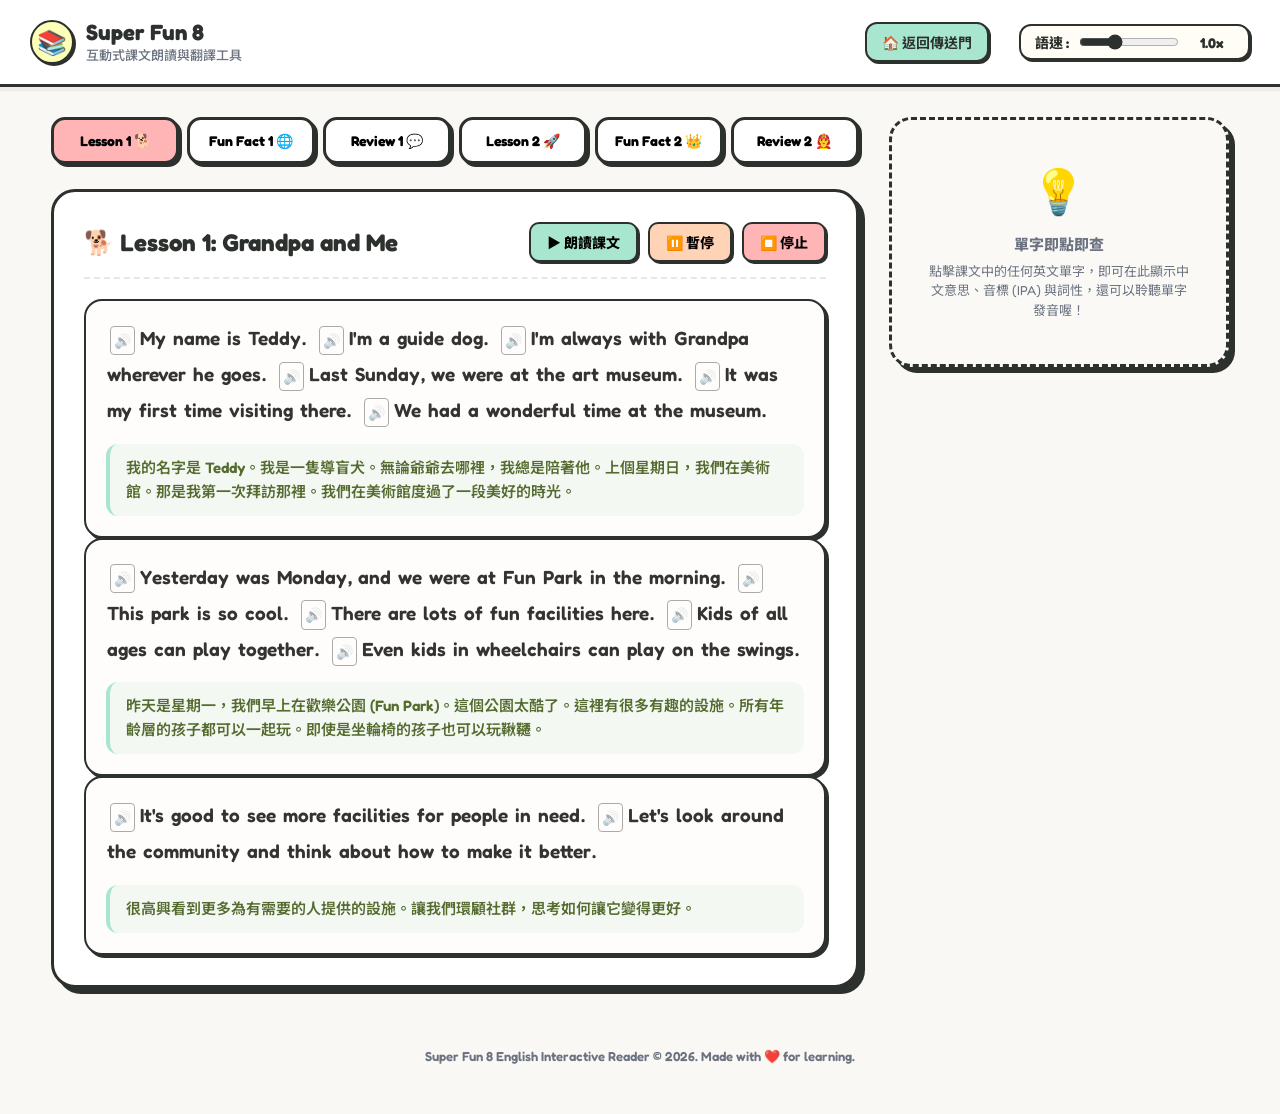
<file: interactive learning 2 /reading/index.html>
<!DOCTYPE html>
<html lang="zh-Hant">
<head>
  <meta charset="UTF-8">
  <meta name="viewport" content="width=device-width, initial-scale=1.0">
  <title>Super Fun 8 互動式英文朗讀與學習網頁</title>
  <!-- Google Fonts: Fredoka for rounded English, Noto Sans TC for Traditional Chinese -->
  <link rel="preconnect" href="https://fonts.googleapis.com">
  <link rel="preconnect" href="https://fonts.gstatic.com" crossorigin>
  <link href="https://fonts.googleapis.com/css2?family=Fredoka:wght@400;500;600;700&family=Noto+Sans+TC:wght@400;500;700;900&display=swap" rel="stylesheet">
  
  <style>
    /* === Design System Tokens (Neobrutalism Style) === */
    :root {
      --bg-color: #FAF8F5; /* Warm chalk */
      --text-color: #2D312E; /* Charcoal dark */
      --border-color: #2D312E;
      --border-width: 3px;
      
      /* Pastel Palette */
      --color-primary: #FFB5B5;   /* Pastel Pink (Lesson 1) */
      --color-success: #A8E6CF;   /* Pastel Mint (Review 1) */
      --color-warning: #FFD3B6;   /* Pastel Orange (Lesson 2) */
      --color-info: #BDE0FE;      /* Pastel Blue (Review 2) */
      --color-accent: #FDFFB6;    /* Pastel Yellow (Highlight / Fun Facts) */
      --color-white: #FFFFFF;
      --color-muted: #6B7280;     /* Muted grey */
      
      --shadow-offset: 6px;
    }

    * {
      box-sizing: border-box;
      margin: 0;
      padding: 0;
      font-family: 'Fredoka', 'Noto Sans TC', sans-serif;
      -webkit-tap-highlight-color: transparent;
    }

    body {
      background-color: var(--bg-color);
      color: var(--text-color);
      min-height: 100vh;
      display: flex;
      flex-direction: column;
      padding-bottom: 50px;
    }

    /* === Header Layout === */
    header {
      background-color: var(--color-white);
      border-bottom: var(--border-width) solid var(--border-color);
      padding: 20px 30px;
      position: sticky;
      top: 0;
      z-index: 100;
      display: flex;
      justify-content: space-between;
      align-items: center;
      box-shadow: 0 4px 0px rgba(0, 0, 0, 0.05);
    }

    .brand {
      display: flex;
      align-items: center;
      gap: 12px;
    }

    .brand-logo {
      width: 44px;
      height: 44px;
      background-color: var(--color-accent);
      border: 2px solid var(--border-color);
      border-radius: 50%;
      display: flex;
      align-items: center;
      justify-content: center;
      box-shadow: 2px 2px 0px var(--border-color);
      font-size: 24px;
    }

    .brand-text h1 {
      font-size: 22px;
      font-weight: 900;
      line-height: 1.1;
    }

    .brand-text p {
      font-size: 13px;
      font-weight: 500;
      color: var(--color-muted);
    }

    /* === Speed Controller inside Header === */
    .header-controls {
      display: flex;
      align-items: center;
      gap: 15px;
    }

    .speed-control-container {
      background-color: #FFFDF6;
      border: 2px solid var(--border-color);
      border-radius: 12px;
      padding: 6px 14px;
      display: flex;
      align-items: center;
      gap: 10px;
      box-shadow: 2px 2px 0px var(--border-color);
    }

    .speed-control-container label {
      font-size: 14px;
      font-weight: 800;
    }

    .speed-slider {
      width: 100px;
      cursor: pointer;
      accent-color: var(--text-color);
    }

    .speed-value {
      font-size: 14px;
      font-weight: 800;
      min-width: 45px;
      text-align: center;
    }

    /* === Main Container === */
    .container {
      max-width: 1200px;
      width: 92%;
      margin: 30px auto;
      display: grid;
      grid-template-columns: 1fr 340px;
      gap: 30px;
      flex: 1;
    }

    @media (max-width: 900px) {
      .container {
        grid-template-columns: 1fr;
      }
    }

    /* === Left Column: Tabs and content === */
    .main-content {
      display: flex;
      flex-direction: column;
      gap: 25px;
    }

    /* Tabs Navigation (6 tabs) */
    .tabs-nav {
      display: grid;
      grid-template-columns: repeat(6, 1fr);
      gap: 8px;
    }

    @media (max-width: 768px) {
      .tabs-nav {
        grid-template-columns: repeat(3, 1fr);
      }
    }

    @media (max-width: 480px) {
      .tabs-nav {
        grid-template-columns: repeat(2, 1fr);
      }
    }

    .tab-btn {
      padding: 12px 6px;
      font-size: 14px;
      font-weight: 800;
      border: var(--border-width) solid var(--border-color);
      border-radius: 14px;
      cursor: pointer;
      box-shadow: 3px 3px 0px var(--border-color);
      transition: all 0.15s ease;
      background-color: var(--color-white);
      text-align: center;
    }

    .tab-btn:hover {
      transform: translate(-2px, -2px);
      box-shadow: 5px 5px 0px var(--border-color);
    }

    .tab-btn:active {
      transform: translate(1px, 1px);
      box-shadow: 2px 2px 0px var(--border-color);
    }

    .tab-btn[data-tab="lesson1"].active { background-color: var(--color-primary); }
    .tab-btn[data-tab="funfact1"].active { background-color: var(--color-accent); }
    .tab-btn[data-tab="review1"].active { background-color: var(--color-success); }
    .tab-btn[data-tab="lesson2"].active { background-color: var(--color-warning); }
    .tab-btn[data-tab="funfact2"].active { background-color: var(--color-accent); }
    .tab-btn[data-tab="review2"].active { background-color: var(--color-info); }

    /* Reader Panel Card */
    .reader-card {
      background-color: var(--color-white);
      border: var(--border-width) solid var(--border-color);
      border-radius: 24px;
      padding: 30px;
      box-shadow: var(--shadow-offset) var(--shadow-offset) 0px var(--border-color);
      display: flex;
      flex-direction: column;
      gap: 20px;
    }

    .reader-header {
      display: flex;
      justify-content: space-between;
      align-items: center;
      border-bottom: 2px dashed #E2E8F0;
      padding-bottom: 15px;
      flex-wrap: wrap;
      gap: 15px;
    }

    .lesson-title {
      font-size: 24px;
      font-weight: 900;
      display: flex;
      align-items: center;
      gap: 10px;
    }

    /* Global Player Controls */
    .player-controls {
      display: flex;
      gap: 10px;
    }

    .btn {
      font-weight: 800;
      font-size: 14px;
      padding: 8px 16px;
      background-color: var(--color-white);
      border: 2px solid var(--border-color);
      border-radius: 10px;
      cursor: pointer;
      box-shadow: 2px 2px 0px var(--border-color);
      display: flex;
      align-items: center;
      gap: 6px;
      transition: all 0.1s ease;
    }

    .btn:hover {
      transform: translateY(-2px);
      box-shadow: 3px 3px 0px var(--border-color);
    }

    .btn:active {
      transform: translateY(1px);
      box-shadow: 1px 1px 0px var(--border-color);
    }

    .btn-play { background-color: var(--color-success); }
    .btn-pause { background-color: var(--color-warning); }
    .btn-stop { background-color: var(--color-primary); }

    /* Paragraph Block styling */
    .paragraph-card {
      border: 2px solid var(--border-color);
      border-radius: 18px;
      padding: 20px;
      background-color: #FFFDFB;
      box-shadow: 3px 3px 0px var(--border-color);
      display: flex;
      flex-direction: column;
      gap: 14px;
    }

    .english-para {
      font-size: 19px;
      line-height: 1.8;
      font-weight: 600;
      color: #333;
    }

    .chinese-para {
      font-size: 15px;
      line-height: 1.6;
      font-weight: 600;
      color: #556B2F; /* Dark olive green for translations */
      background-color: #F3F8F2;
      border-radius: 12px;
      padding: 12px 16px;
      border-left: 4px solid var(--color-success);
    }

    /* Sentence wrapper & highlighting */
    .sentence-block {
      position: relative;
      border-radius: 6px;
      padding: 1px 4px;
      transition: background-color 0.25s ease, box-shadow 0.25s ease;
      display: inline;
    }

    .sentence-block.active-sentence {
      background-color: var(--color-accent);
      box-shadow: 0 0 0 2px var(--color-accent);
      color: #000;
    }

    .play-sentence-icon {
      display: inline-flex;
      align-items: center;
      justify-content: center;
      cursor: pointer;
      margin-right: 4px;
      font-size: 14px;
      opacity: 0.4;
      transition: opacity 0.2s;
      vertical-align: middle;
      border: 1px solid var(--border-color);
      border-radius: 4px;
      padding: 1px 3px;
      background-color: #fff;
    }

    .sentence-block:hover .play-sentence-icon {
      opacity: 1;
    }

    /* Interactive individual words */
    .word {
      cursor: pointer;
      display: inline-block;
      position: relative;
      border-bottom: 2px dashed transparent;
      transition: all 0.15s ease;
      user-select: none;
      padding: 0 1px;
    }

    .word:hover {
      background-color: #EBF4FF;
      border-bottom: 2px dashed #3B82F6;
      transform: translateY(-1px);
    }

    .word.selected-word {
      background-color: var(--color-info) !important;
      border-bottom: 2px solid #3B82F6;
      font-weight: 700;
    }

    /* === Right Column: Sticky Vocabulary Look-up Panel === */
    .sidebar {
      position: relative;
    }

    .lookup-panel {
      position: sticky;
      top: 110px;
      background-color: var(--color-white);
      border: var(--border-width) solid var(--border-color);
      border-radius: 22px;
      padding: 24px;
      box-shadow: var(--shadow-offset) var(--shadow-offset) 0px var(--border-color);
      transition: all 0.3s ease;
    }

    .lookup-panel.empty {
      border-style: dashed;
      background-color: #FAF9F6;
      display: flex;
      flex-direction: column;
      align-items: center;
      justify-content: center;
      text-align: center;
      color: var(--color-muted);
      min-height: 250px;
    }

    .lookup-panel.empty .bulb-icon {
      font-size: 44px;
      margin-bottom: 15px;
      animation: float 3s infinite ease-in-out;
    }

    @keyframes float {
      0%, 100% { transform: translateY(0); }
      50% { transform: translateY(-8px); }
    }

    .lookup-details {
      display: none;
      flex-direction: column;
      gap: 15px;
    }

    .lookup-details.active {
      display: flex;
    }

    .lookup-word-header {
      display: flex;
      justify-content: space-between;
      align-items: center;
      border-bottom: 2px solid var(--border-color);
      padding-bottom: 12px;
    }

    .lookup-word {
      font-size: 26px;
      font-weight: 900;
    }

    .pronounce-word-btn {
      width: 38px;
      height: 38px;
      border-radius: 50%;
      border: 2px solid var(--border-color);
      background-color: var(--color-accent);
      cursor: pointer;
      display: flex;
      align-items: center;
      justify-content: center;
      font-size: 18px;
      box-shadow: 2px 2px 0px var(--border-color);
      transition: all 0.1s;
    }

    .pronounce-word-btn:hover {
      transform: translate(-1px, -1px);
      box-shadow: 3px 3px 0px var(--border-color);
    }

    .pronounce-word-btn:active {
      transform: translate(1px, 1px);
      box-shadow: 1px 1px 0px var(--border-color);
    }

    .lookup-row {
      display: flex;
      flex-direction: column;
      gap: 5px;
    }

    .lookup-label {
      font-size: 12px;
      font-weight: 800;
      color: var(--color-muted);
      text-transform: uppercase;
      letter-spacing: 0.5px;
    }

    .lookup-value {
      font-size: 16px;
      font-weight: 700;
    }

    .lookup-ipa {
      font-family: 'Fredoka', sans-serif;
      font-size: 18px;
      color: #3B82F6;
      background-color: #EFF6FF;
      padding: 4px 10px;
      border-radius: 8px;
      display: inline-block;
      width: fit-content;
      border: 1px solid #BFDBFE;
    }

    .lookup-pos {
      font-size: 14px;
      color: #D97706;
      background-color: #FEF3C7;
      padding: 3px 8px;
      border-radius: 8px;
      display: inline-block;
      width: fit-content;
      font-weight: 700;
      border: 1px solid #FDE68A;
    }

    .lookup-translation {
      font-size: 22px;
      font-weight: 900;
      color: #10B981;
      background-color: #ECFDF5;
      padding: 10px 15px;
      border-radius: 12px;
      border: 2px solid var(--border-color);
      box-shadow: 2px 2px 0px var(--border-color);
    }

    .close-lookup-btn {
      margin-top: 15px;
      width: 100%;
      text-align: center;
      background-color: #F3F4F6;
      border: 2px solid var(--border-color);
      box-shadow: 2px 2px 0px var(--border-color);
    }

    /* Mobile Bottom Drawer for Lookup */
    @media (max-width: 900px) {
      .lookup-panel {
        position: fixed;
        bottom: 0;
        left: 0;
        right: 0;
        top: auto;
        z-index: 1000;
        border-radius: 24px 24px 0 0;
        border-bottom: none;
        box-shadow: 0px -8px 20px rgba(0,0,0,0.1), 0px -3px 0px var(--border-color);
        transform: translateY(105%);
        transition: transform 0.3s cubic-bezier(0.16, 1, 0.3, 1);
        max-height: 80vh;
        overflow-y: auto;
      }

      .lookup-panel.mobile-active {
        transform: translateY(0);
      }

      /* Backdrop Overlay for mobile drawer */
      .backdrop {
        position: fixed;
        top: 0;
        left: 0;
        right: 0;
        bottom: 0;
        background-color: rgba(0,0,0,0.4);
        z-index: 999;
        display: none;
        opacity: 0;
        transition: opacity 0.3s ease;
      }

      .backdrop.active {
        display: block;
        opacity: 1;
      }
    }

    /* Footer styling */
    footer {
      text-align: center;
      font-size: 13px;
      color: var(--color-muted);
      margin-top: auto;
      padding-top: 30px;
      font-weight: 600;
    }
  </style>
</head>

<body>

  <!-- Mobile Backdrop -->
  <div class="backdrop" id="backdrop" onclick="closeLookupPanel()"></div>

  <!-- Header -->
  <header>
    <div class="brand">
      <div class="brand-logo">📚</div>
      <div class="brand-text">
        <h1>Super Fun 8</h1>
        <p>互動式課文朗讀與翻譯工具</p>
      </div>
    </div>
    
    <div class="header-controls">
      <a href="../index.html" style="text-decoration: none; font-weight: 700; background-color: var(--color-success); border: 2.5px solid var(--border-color); padding: 8px 15px; border-radius: 12px; box-shadow: 2px 2px 0px var(--border-color); font-size: 14px; color: var(--text-color); display: flex; align-items: center; gap: 5px; margin-right: 15px;">
        🏠 返回傳送門
      </a>
      <!-- Speed Slider -->
      <div class="speed-control-container">
        <label for="speed-slider">語速 :</label>
        <input type="range" id="speed-slider" class="speed-slider" min="0.5" max="2.0" step="0.1" value="1.0" oninput="updateSpeedLabel(this.value)">
        <span class="speed-value" id="speed-label">1.0x</span>
      </div>
    </div>
  </header>

  <main class="container">
    <!-- Left Area: Main Content -->
    <section class="main-content">
      <!-- Tabs Navigation -->
      <nav class="tabs-nav">
        <button class="tab-btn active" data-tab="lesson1" onclick="switchTab('lesson1')">Lesson 1 🐕</button>
        <button class="tab-btn" data-tab="funfact1" onclick="switchTab('funfact1')">Fun Fact 1 🌐</button>
        <button class="tab-btn" data-tab="review1" onclick="switchTab('review1')">Review 1 💬</button>
        <button class="tab-btn" data-tab="lesson2" onclick="switchTab('lesson2')">Lesson 2 🚀</button>
        <button class="tab-btn" data-tab="funfact2" onclick="switchTab('funfact2')">Fun Fact 2 👑</button>
        <button class="tab-btn" data-tab="review2" onclick="switchTab('review2')">Review 2 👨‍🚒</button>
      </nav>

      <!-- Reader Panel -->
      <article class="reader-card">
        <div class="reader-header">
          <h2 class="lesson-title" id="lesson-title-display">
            <!-- Dynamically populated -->
          </h2>
          <div class="player-controls">
            <button class="btn btn-play" onclick="playLesson()">▶️ 朗讀課文</button>
            <button class="btn btn-pause" onclick="pauseLesson()">⏸️ 暫停</button>
            <button class="btn btn-stop" onclick="stopLesson()">⏹️ 停止</button>
          </div>
        </div>

        <!-- Rendered Lesson Paragraphs Container -->
        <div id="paragraphs-container" class="paragraphs-list">
          <!-- Dynamically populated -->
        </div>
      </article>
    </section>

    <!-- Right Area: Sidebar Vocabulary Lookup -->
    <aside class="sidebar">
      <div class="lookup-panel empty" id="lookup-panel">
        <div id="lookup-prompt">
          <div class="bulb-icon">💡</div>
          <p style="font-weight: 800; font-size: 15px; margin-bottom: 8px;">單字即點即查</p>
          <p style="font-size: 13px; line-height: 1.5; padding: 0 10px;">點擊課文中的任何英文單字，即可在此顯示中文意思、音標 (IPA) 與詞性，還可以聆聽單字發音喔！</p>
        </div>

        <div class="lookup-details" id="lookup-details">
          <div class="lookup-word-header">
            <div class="lookup-word" id="info-word">Apple</div>
            <button class="pronounce-word-btn" onclick="pronounceWord()" title="播放單字讀音">🔊</button>
          </div>

          <div class="lookup-row">
            <span class="lookup-label">音標 (IPA)</span>
            <span class="lookup-ipa" id="info-ipa">[ˈæpl]</span>
          </div>

          <div class="lookup-row">
            <span class="lookup-label">詞性 (POS)</span>
            <span class="lookup-pos" id="info-pos">noun.</span>
          </div>

          <div class="lookup-row">
            <span class="lookup-label">中文翻譯</span>
            <div class="lookup-translation" id="info-zh">蘋果</div>
          </div>

          <button class="btn close-lookup-btn" onclick="closeLookupPanel()">關閉查詢</button>
        </div>
      </div>
    </aside>
  </main>

  <footer class="max-width">
    <p>Super Fun 8 English Interactive Reader &copy; 2026. Made with ❤️ for learning.</p>
  </footer>

  <script>
    // Embedded Databases
    const LESSON_DATA = {
  "lesson1": {
    "title": "Lesson 1: Grandpa and Me",
    "icon": "🐕",
    "paragraphs": [
      {
        "id": "l1-p1",
        "sentences": [
          {
            "id": "l1-s1",
            "english": "My name is Teddy.",
            "chinese": "我的名字是 Teddy。"
          },
          {
            "id": "l1-s2",
            "english": "I'm a guide dog.",
            "chinese": "我是一隻導盲犬。"
          },
          {
            "id": "l1-s3",
            "english": "I'm always with Grandpa wherever he goes.",
            "chinese": "無論爺爺去哪裡，我總是陪著他。"
          },
          {
            "id": "l1-s4",
            "english": "Last Sunday, we were at the art museum.",
            "chinese": "上個星期日，我們在美術館。"
          },
          {
            "id": "l1-s5",
            "english": "It was my first time visiting there.",
            "chinese": "那是我第一次拜訪那裡。"
          },
          {
            "id": "l1-s6",
            "english": "We had a wonderful time at the museum.",
            "chinese": "我們在美術館度過了一段美好的時光。"
          }
        ],
        "chineseTranslation": "我的名字是 Teddy。我是一隻導盲犬。無論爺爺去哪裡，我總是陪著他。上個星期日，我們在美術館。那是我第一次拜訪那裡。我們在美術館度過了一段美好的時光。"
      },
      {
        "id": "l1-p2",
        "sentences": [
          {
            "id": "l1-s7",
            "english": "Yesterday was Monday, and we were at Fun Park in the morning.",
            "chinese": "昨天是星期一，我們早上在歡樂公園 (Fun Park)。"
          },
          {
            "id": "l1-s8",
            "english": "This park is so cool.",
            "chinese": "這個公園太酷了。"
          },
          {
            "id": "l1-s9",
            "english": "There are lots of fun facilities here.",
            "chinese": "這裡有很多有趣的設施。"
          },
          {
            "id": "l1-s10",
            "english": "Kids of all ages can play together.",
            "chinese": "所有年齡層的孩子都可以一起玩。"
          },
          {
            "id": "l1-s11",
            "english": "Even kids in wheelchairs can play on the swings.",
            "chinese": "即使是坐輪椅的孩子也可以玩鞦韆。"
          }
        ],
        "chineseTranslation": "昨天是星期一，我們早上在歡樂公園 (Fun Park)。這個公園太酷了。這裡有很多有趣的設施。所有年齡層的孩子都可以一起玩。即使是坐輪椅的孩子也可以玩鞦韆。"
      },
      {
        "id": "l1-p3",
        "sentences": [
          {
            "id": "l1-s12",
            "english": "It's good to see more facilities for people in need.",
            "chinese": "很高興看到更多為有需要的人提供的設施。"
          },
          {
            "id": "l1-s13",
            "english": "Let's look around the community and think about how to make it better.",
            "chinese": "讓我們環顧社群，思考如何讓它變得更好。"
          }
        ],
        "chineseTranslation": "很高興看到更多為有需要的人提供的設施。讓我們環顧社群，思考如何讓它變得更好。"
      }
    ]
  },
  "funfact1": {
    "title": "Fun Fact 1: Online Museums",
    "icon": "🌐",
    "paragraphs": [
      {
        "id": "ff1-p1",
        "sentences": [
          {
            "id": "ff1-s1",
            "english": "With the help of the internet, we can visit museums around the world in a few days.",
            "chinese": "在網際網路的幫助下，我們可以在幾天內參觀世界各地的博物館。"
          },
          {
            "id": "ff1-s2",
            "english": "Look! I was in the Metropolitan Museum this morning.",
            "chinese": "看！我今天早上在大都會博物館 (Metropolitan Museum)。"
          }
        ],
        "chineseTranslation": "在網際網路的幫助下，我們可以在幾天內參觀世界各地的博物館。看！我今天早上在大都會博物館 (Metropolitan Museum)。"
      }
    ]
  },
  "review1": {
    "title": "Review 1: Conversation & Group Chat",
    "icon": "💬",
    "paragraphs": [
      {
        "id": "r1-p1",
        "sentences": [
          {
            "id": "r1-s1",
            "english": "Frank : It looks fun. I'm going to the museum tomorrow afternoon. Do you want to come?",
            "chinese": "法蘭克：這看起來很有趣。我明天下午要去博物館。你想來嗎？"
          }
        ],
        "chineseTranslation": "法蘭克：這看起來很有趣。我明天下午要去博物館。你想來嗎？"
      },
      {
        "id": "r1-p2",
        "sentences": [
          {
            "id": "r1-s2",
            "english": "Stacy : Sorry, I have piano lesson at home every Sunday from 2 to 4 PM.",
            "chinese": "史黛西：抱歉，我每個星期日主日下午 2 點到 4 點在家有鋼琴課。"
          }
        ],
        "chineseTranslation": "史黛西：抱歉，我每個星期日主日下午 2 點到 4 點在家有鋼琴課。"
      },
      {
        "id": "r1-p3",
        "sentences": [
          {
            "id": "r1-s3",
            "english": "Lisa : Nice photo! I'm at the restaurant now. The food is great.",
            "chinese": "麗莎：好看的照片！我現在在餐廳。食物很棒。"
          }
        ],
        "chineseTranslation": "麗莎：好看的照片！我現在在餐廳。食物很棒。"
      },
      {
        "id": "r1-p4",
        "sentences": [
          {
            "id": "r1-s4",
            "english": "Stacy : Thanks, Grandma. Enjoy your meal!",
            "chinese": "史黛西：謝謝，奶奶。祝您用餐愉快！"
          }
        ],
        "chineseTranslation": "史黛西：謝謝，奶奶。祝您用餐愉快！"
      },
      {
        "id": "r1-p5",
        "sentences": [
          {
            "id": "r1-s5",
            "english": "Steve : I was there last Sunday. I like the Flying Swing, too.",
            "chinese": "史蒂夫：我上個星期日也在那裡。我也喜歡飛天鞦韆 (Flying Swing)。"
          }
        ],
        "chineseTranslation": "史蒂夫：我上個星期日也在那裡。我也喜歡飛天鞦韆 (Flying Swing)。"
      }
    ]
  },
  "lesson2": {
    "title": "Lesson 2: My Future Job",
    "icon": "🚀",
    "paragraphs": [
      {
        "id": "l2-p1",
        "sentences": [
          {
            "id": "l2-s1",
            "english": "Do you know interests can turn into jobs?",
            "chinese": "你知道興趣可以變成工作嗎？"
          },
          {
            "id": "l2-s2",
            "english": "If you enjoy creating, you can be a song writer or an animator.",
            "chinese": "如果你喜歡創作，你可以成為詞曲創作者或動畫師。"
          },
          {
            "id": "l2-s3",
            "english": "Alan likes to shoot videos with his phone.",
            "chinese": "Alan 喜歡用他的手機拍攝影片。"
          },
          {
            "id": "l2-s4",
            "english": "He wants to be a YouTuber in the future.",
            "chinese": "他未來想成為一名 YouTuber。"
          }
        ],
        "chineseTranslation": "你知道興趣可以變成工作嗎？如果你喜歡創作，你可以成為詞曲創作者或動畫師。Alan 喜歡用他的手機拍攝影片。他未來想成為一名 YouTuber。"
      },
      {
        "id": "l2-p2",
        "sentences": [
          {
            "id": "l2-s5",
            "english": "If you like to help people, you can be a police officer or a firefighter.",
            "chinese": "如果你喜歡幫助別人，你可以成為警察或消防員。"
          },
          {
            "id": "l2-s6",
            "english": "Tess wants to be a scientist and make a flying car for people in need.",
            "chinese": "Tess 想要成為一名科學家，為有需要的人製造一輛飛天車。"
          },
          {
            "id": "l2-s7",
            "english": "Look! She's holding her book and glasses for science class.",
            "chinese": "看！她拿著科學課要用的書和眼鏡。"
          }
        ],
        "chineseTranslation": "如果你喜歡幫助別人，你可以成為警察或消防員。Tess 想要成為一名科學家，為有需要的人製造一輛飛天車。看！她拿著科學課要用的書和眼鏡。"
      },
      {
        "id": "l2-p3",
        "sentences": [
          {
            "id": "l2-s8",
            "english": "If you don't know what you want to be in the future, it's okay.",
            "chinese": "如果你不知道未來想成為什麼，沒關係。"
          },
          {
            "id": "l2-s9",
            "english": "Just try to find your interests and do something good for people.",
            "chinese": "只要努力尋找你的興趣，並為人們做些好事。"
          }
        ],
        "chineseTranslation": "如果你不知道未來想成為什麼，沒關係。只要努力尋找你的興趣，並為人們做些好事。"
      }
    ]
  },
  "funfact2": {
    "title": "Fun Fact 2: The Brave Girl: Malala",
    "icon": "👑",
    "paragraphs": [
      {
        "id": "ff2-p1",
        "sentences": [
          {
            "id": "ff2-s1",
            "english": "This is Malala from Pakistan.",
            "chinese": "這是來自巴基斯坦的馬拉拉 (Malala)。"
          },
          {
            "id": "ff2-s2",
            "english": "She likes to read, but lots of girls in her country can't go to school.",
            "chinese": "她喜歡閱讀，但在她的國家，很多女孩不能去上學。"
          },
          {
            "id": "ff2-s3",
            "english": "Malala wants to help those girls.",
            "chinese": "馬拉拉想要幫助那些女孩。"
          },
          {
            "id": "ff2-s4",
            "english": "Even though some people tried to hurt her, Malala didn't give up.",
            "chinese": "儘管有些人試圖傷害她，馬拉拉並沒有放棄。"
          },
          {
            "id": "ff2-s5",
            "english": "She wrote down her story online.",
            "chinese": "她把自己的故事寫在網路上。"
          },
          {
            "id": "ff2-s6",
            "english": "Now, she is a famous speaker.",
            "chinese": "現在，她是一位著名的演說家。"
          },
          {
            "id": "ff2-s7",
            "english": "She got the Nobel Peace Prize at the age of 17.",
            "chinese": "她在 17 歲時獲得了諾貝爾和平獎。"
          }
        ],
        "chineseTranslation": "這是來自巴基斯坦的馬拉拉 (Malala)。她喜歡閱讀，但在她的國家，很多女孩不能去上學。馬拉拉想要幫助那些女孩。儘管有些人試圖傷害她，馬拉拉並沒有放棄。她把自己的故事寫在網路上。現在，她是一位著名的演說家。她在 17 歲時獲得了諾貝爾和平獎。"
      }
    ]
  },
  "review2": {
    "title": "Review 2: Job Interview with Terry",
    "icon": "👨‍🚒",
    "paragraphs": [
      {
        "id": "r2-p1",
        "sentences": [
          {
            "id": "r2-s1",
            "english": "This is Terry.",
            "chinese": "這是泰瑞 (Terry)。"
          },
          {
            "id": "r2-s2",
            "english": "He's a firefighter.",
            "chinese": "他是一名消防員。"
          },
          {
            "id": "r2-s3",
            "english": "He started this job at the age of 18.",
            "chinese": "他從 18 歲開始這份工作。"
          },
          {
            "id": "r2-s4",
            "english": "Now, he's 38 years old.",
            "chinese": "現在他 38 歲了。"
          },
          {
            "id": "r2-s5",
            "english": "Terry likes to help people and animals.",
            "chinese": "泰瑞喜歡幫助人類和動物。"
          },
          {
            "id": "r2-s6",
            "english": "Look! He saved a cat last week.",
            "chinese": "看！他上週救了一隻貓。"
          },
          {
            "id": "r2-s7",
            "english": "Firefighters usually work two days and then have one day off.",
            "chinese": "消防員通常工作兩天，然後休假一天。"
          },
          {
            "id": "r2-s8",
            "english": "They also need to wear heavy clothes and helmets at work.",
            "chinese": "他們工作時也需要穿戴沉重的衣物和安全帽。"
          },
          {
            "id": "r2-s9",
            "english": "That's why firefighters are strong.",
            "chinese": "這就是為什麼消防員很強壯。"
          },
          {
            "id": "r2-s10",
            "english": "Do you know which one is Terry's helmet?",
            "chinese": "你知道哪一個是泰瑞的安全帽嗎？"
          },
          {
            "id": "r2-s11",
            "english": "There's a \"T\" on it!",
            "chinese": "上面有一個「T」字！"
          }
        ],
        "chineseTranslation": "這是泰瑞 (Terry)。他是一名消防員。他從 18 歲開始這份工作。現在他 38 歲了。泰瑞喜歡幫助人類和動物。看！他上週救了一隻貓。消防員通常工作兩天，然後休假一天。他們工作時也需要穿戴沉重的衣物和安全帽。這就是為什麼消防員很強壯。你知道哪一個是泰瑞的安全帽嗎？上面有一個「T」字！"
      },
      {
        "id": "r2-p2",
        "sentences": [
          {
            "id": "r2-s12",
            "english": "I wish I can be a reporter in the future and interview more nice people like Terry.",
            "chinese": "我希望我未來能成為一名記者，去採訪更多像泰瑞這樣優秀的人。"
          }
        ],
        "chineseTranslation": "我希望我未來能成為一名記者，去採訪更多像泰瑞這樣優秀的人。"
      }
    ]
  }
};
    const WORD_DB = {
  "a": {
    "zh": "一個",
    "ipa": "ə",
    "pos": "art. 冠詞"
  },
  "about": {
    "zh": "關於、大約",
    "ipa": "əˈbaʊt",
    "pos": "prep. 介系詞"
  },
  "afternoon": {
    "zh": "下午",
    "ipa": "ˌɑːftəˈnuːn",
    "pos": "n. 名詞"
  },
  "age": {
    "zh": "年齡、歲數",
    "ipa": "eɪdʒ",
    "pos": "n. 名詞"
  },
  "ages": {
    "zh": "年齡、世代 (複數)",
    "ipa": "eɪdʒɪz",
    "pos": "n. 名詞"
  },
  "alan": {
    "zh": "艾倫 (人名)",
    "ipa": "ˈælən",
    "pos": "prop. n. 專有名詞"
  },
  "all": {
    "zh": "所有、全部",
    "ipa": "ɔːl",
    "pos": "adj. 形容詞 / adv. 副詞"
  },
  "also": {
    "zh": "也、而且",
    "ipa": "ˈɔːlsəʊ",
    "pos": "adv. 副詞"
  },
  "always": {
    "zh": "總是、一直",
    "ipa": "ˈɔːlweɪz",
    "pos": "adv. 副詞"
  },
  "an": {
    "zh": "一個 (元音前)",
    "ipa": "ən",
    "pos": "art. 冠詞"
  },
  "and": {
    "zh": "和、與",
    "ipa": "ænd",
    "pos": "conj. 連接詞"
  },
  "animals": {
    "zh": "動物 (複數)",
    "ipa": "ˈænɪmlz",
    "pos": "n. 名詞"
  },
  "animator": {
    "zh": "動畫師",
    "ipa": "ˈænɪmeɪtər",
    "pos": "n. 名詞"
  },
  "are": {
    "zh": "是",
    "ipa": "ɑːr",
    "pos": "v. 動詞 (Be動詞)"
  },
  "around": {
    "zh": "圍繞、在...周圍",
    "ipa": "əˈraʊnd",
    "pos": "prep. 介系詞"
  },
  "art": {
    "zh": "藝術",
    "ipa": "強術",
    "pos": "n. 名詞 (art museum: 美術館)"
  },
  "at": {
    "zh": "在...",
    "ipa": "æt",
    "pos": "prep. 介系詞"
  },
  "be": {
    "zh": "是、成為",
    "ipa": "biː",
    "pos": "v. 動詞"
  },
  "better": {
    "zh": "更好的",
    "ipa": "ˈbetər",
    "pos": "adj. 形容詞 (good的比較級)"
  },
  "book": {
    "zh": "書本",
    "ipa": "bʊk",
    "pos": "n. 名詞"
  },
  "but": {
    "zh": "但是",
    "ipa": "bʌt",
    "pos": "conj. 連接詞"
  },
  "can": {
    "zh": "能、可以",
    "ipa": "kæn",
    "pos": "aux. 助動詞"
  },
  "can't": {
    "zh": "不能",
    "ipa": "kænt",
    "pos": "aux. 助動詞"
  },
  "car": {
    "zh": "汽車",
    "ipa": "kɑːr",
    "pos": "n. 名詞 (flying car: 飛天車)"
  },
  "cat": {
    "zh": "貓咪",
    "ipa": "æt",
    "pos": "n. 名詞"
  },
  "class": {
    "zh": "課堂、班級",
    "ipa": "klɑːs",
    "pos": "n. 名詞"
  },
  "clothes": {
    "zh": "衣服",
    "ipa": "kləʊðz",
    "pos": "n. 名詞 (恆複)"
  },
  "come": {
    "zh": "來",
    "ipa": "kʌm",
    "pos": "v. 動詞"
  },
  "community": {
    "zh": "社區",
    "ipa": "kəˈmjuːnəti",
    "pos": "n. 名詞"
  },
  "cool": {
    "zh": "酷的",
    "ipa": "kuːl",
    "pos": "adj. 形容詞"
  },
  "country": {
    "zh": "國家",
    "ipa": "ˈkʌntri",
    "pos": "n. 名詞"
  },
  "creating": {
    "zh": "創作",
    "ipa": "kriˈeɪtɪŋ",
    "pos": "v. 現在分詞 / n. 名詞"
  },
  "day": {
    "zh": "天、日子",
    "ipa": "deɪ",
    "pos": "n. 名詞 (day off: 放假日)"
  },
  "days": {
    "zh": "天 (複數)",
    "ipa": "deɪz",
    "pos": "n. 名詞"
  },
  "didn't": {
    "zh": "沒有 (過去式助動詞縮寫)",
    "ipa": "ˈdɪdnt",
    "pos": "cont. 縮寫"
  },
  "do": {
    "zh": "做、助動詞",
    "ipa": "duː",
    "pos": "v. 動詞 / aux. 助動詞"
  },
  "dog": {
    "zh": "狗",
    "ipa": "dɒɡ",
    "pos": "n. 名詞 (guide dog: 導盲犬)"
  },
  "don't": {
    "zh": "不 (助動詞縮寫)",
    "ipa": "dəʊnt",
    "pos": "cont. 縮寫"
  },
  "down": {
    "zh": "向下、寫下",
    "ipa": "daʊn",
    "pos": "adv. 副詞 (write down: 寫下)"
  },
  "enjoy": {
    "zh": "享受、喜愛",
    "ipa": "ɪnˈdʒɔɪ",
    "pos": "v. 動詞"
  },
  "even": {
    "zh": "甚至、即使",
    "ipa": "ˈiːvn",
    "pos": "adv. 副詞"
  },
  "every": {
    "zh": "每個",
    "ipa": "ˈevri",
    "pos": "adj. 形容詞"
  },
  "facilities": {
    "zh": "設施 (複數)",
    "ipa": "fəˈsɪlətiz",
    "pos": "n. 名詞"
  },
  "famous": {
    "zh": "著名的",
    "ipa": "ˈfeɪməs",
    "pos": "adj. 形容詞"
  },
  "few": {
    "zh": "很少的、一些",
    "ipa": "fjuː",
    "pos": "adj. 形容詞"
  },
  "find": {
    "zh": "尋找、發現",
    "ipa": "faɪnd",
    "pos": "v. 動詞"
  },
  "firefighter": {
    "zh": "消防員 (單數)",
    "ipa": "ˈfaɪəfaɪtər",
    "pos": "n. 名詞"
  },
  "firefighters": {
    "zh": "消防員 (複數)",
    "ipa": "ˈfaɪəfaɪtəz",
    "pos": "n. 名詞"
  },
  "first": {
    "zh": "第一的",
    "ipa": "fɜːst",
    "pos": "adj. 形容詞 / adv. 副詞"
  },
  "flying": {
    "zh": "飛行的、飛天",
    "ipa": "ˈflaɪɪŋ",
    "pos": "adj. 形容詞 (flying swing: 飛天鞦韆)"
  },
  "food": {
    "zh": "食物",
    "ipa": "fuːd",
    "pos": "n. 名詞"
  },
  "for": {
    "zh": "為、作、給",
    "ipa": "fɔːr",
    "pos": "prep. 介系詞"
  },
  "frank": {
    "zh": "法蘭克 (人名)",
    "ipa": "fræŋk",
    "pos": "prop. n. 專有名詞"
  },
  "from": {
    "zh": "來自",
    "ipa": "frɒm",
    "pos": "prep. 介系詞"
  },
  "fun": {
    "zh": "有趣的、好玩",
    "ipa": "fʌn",
    "pos": "adj. 形容詞 / n. 名詞"
  },
  "future": {
    "zh": "未來",
    "ipa": "ˈfjuːtʃər",
    "pos": "n. 名詞 / adj. 形容詞"
  },
  "girls": {
    "zh": "女孩 (複數)",
    "ipa": "ɡɜːlz",
    "pos": "n. 名詞"
  },
  "give": {
    "zh": "給、放棄",
    "ipa": "ɡɪv",
    "pos": "v. 動詞 (give up: 放棄)"
  },
  "glasses": {
    "zh": "眼鏡",
    "ipa": "ˈɡlɑːsɪz",
    "pos": "n. 名詞 (恆複)"
  },
  "go": {
    "zh": "去、走",
    "ipa": "ɡəʊ",
    "pos": "v. 動詞"
  },
  "goes": {
    "zh": "去、走 (三單)",
    "ipa": "ɡəʊz",
    "pos": "v. 動詞"
  },
  "going": {
    "zh": "去、打算 (go的現在分詞)",
    "ipa": "ˈɡəʊɪŋ",
    "pos": "v. 現在分詞"
  },
  "good": {
    "zh": "好的",
    "ipa": "ɡʊd",
    "pos": "adj. 形容詞"
  },
  "got": {
    "zh": "得到、獲得 (get的過去式)",
    "ipa": "ɡɒt",
    "pos": "v. 動詞"
  },
  "grandma": {
    "zh": "奶奶、外婆",
    "ipa": "ˈɡrænmɑː",
    "pos": "n. 名詞"
  },
  "grandpa": {
    "zh": "爺爺、外公",
    "ipa": "ˈɡrænpɑː",
    "pos": "n. 名詞"
  },
  "great": {
    "zh": "棒的、美味的",
    "ipa": "ɡreɪt",
    "pos": "adj. 形容詞"
  },
  "guide": {
    "zh": "引導、導盲",
    "ipa": "ɡaɪd",
    "pos": "adj. 形容詞 (guide dog: 導盲犬)"
  },
  "had": {
    "zh": "有 (have的過去式)",
    "ipa": "hæd",
    "pos": "v. 動詞"
  },
  "have": {
    "zh": "有、上(課)",
    "ipa": "hæv",
    "pos": "v. 動詞"
  },
  "he": {
    "zh": "他",
    "ipa": "hiː",
    "pos": "pron. 代名詞 (主格)"
  },
  "he's": {
    "zh": "他是",
    "ipa": "hiːz",
    "pos": "cont. 縮寫"
  },
  "heavy": {
    "zh": "沉重的",
    "ipa": "ˈhevi",
    "pos": "adj. 形容詞"
  },
  "helmet": {
    "zh": "安全帽、頭盔 (單數)",
    "ipa": "ˈhelmɪt",
    "pos": "n. 名詞"
  },
  "helmets": {
    "zh": "安全帽、頭盔 (複數)",
    "ipa": "ˈhelmɪts",
    "pos": "n. 名詞"
  },
  "help": {
    "zh": "幫助",
    "ipa": "help",
    "pos": "n. 名詞 / v. 動詞"
  },
  "her": {
    "zh": "她、她的",
    "ipa": "hɜːr",
    "pos": "pron. 代名詞 (賓格/所有格)"
  },
  "here": {
    "zh": "這裡",
    "ipa": "hɪər",
    "pos": "adv. 副詞"
  },
  "his": {
    "zh": "他的",
    "ipa": "hɪz",
    "pos": "pron. 代名詞 (所有格)"
  },
  "holding": {
    "zh": "拿著、握著",
    "ipa": "ˈhəʊldɪŋ",
    "pos": "v. 現在分詞"
  },
  "home": {
    "zh": "家、在家",
    "ipa": "həʊm",
    "pos": "n. 名詞 / adv. 副詞"
  },
  "how": {
    "zh": "如何、多麼",
    "ipa": "haʊ",
    "pos": "adv. 副詞"
  },
  "hurt": {
    "zh": "傷害",
    "ipa": "hɜːt",
    "pos": "v. 動詞"
  },
  "i": {
    "zh": "我",
    "ipa": "aɪ",
    "pos": "pron. 代名詞 (主格)"
  },
  "i'm": {
    "zh": "我是",
    "ipa": "aɪm",
    "pos": "cont. 縮寫"
  },
  "if": {
    "zh": "如果",
    "ipa": "ɪf",
    "pos": "conj. 連接詞"
  },
  "in": {
    "zh": "在...裡",
    "ipa": "ɪn",
    "pos": "prep. 介系詞 (in need: 有需要的)"
  },
  "interests": {
    "zh": "興趣",
    "ipa": "ˈɪntrəsts",
    "pos": "n. 名詞 (複數)"
  },
  "internet": {
    "zh": "網際網路",
    "ipa": "ˈɪntənet",
    "pos": "n. 名詞"
  },
  "interview": {
    "zh": "採訪、面試",
    "ipa": "ˈɪntəvjuː",
    "pos": "v. 動詞 / n. 名詞"
  },
  "into": {
    "zh": "成為、進入",
    "ipa": "ˈɪntu",
    "pos": "prep. 介系詞 (turn into: 變成)"
  },
  "is": {
    "zh": "是",
    "ipa": "ɪz",
    "pos": "v. 動詞 (Be動詞)"
  },
  "it": {
    "zh": "它",
    "ipa": "ɪt",
    "pos": "pron. 代名詞 (賓格/主格)"
  },
  "it's": {
    "zh": "它是",
    "ipa": "its",
    "pos": "cont. 縮寫"
  },
  "job": {
    "zh": "工作 (單數)",
    "ipa": "dʒɒb",
    "pos": "n. 名詞"
  },
  "jobs": {
    "zh": "工作 (複數)",
    "ipa": "dʒɒbz",
    "pos": "n. 名詞"
  },
  "just": {
    "zh": "僅僅、只要",
    "ipa": "dʒʌst",
    "pos": "adv. 副詞"
  },
  "kids": {
    "zh": "小孩、兒童 (複數)",
    "ipa": "kɪdz",
    "pos": "n. 名詞"
  },
  "know": {
    "zh": "知道",
    "ipa": "nəʊ",
    "pos": "v. 動詞"
  },
  "last": {
    "zh": "上一個、最後的",
    "ipa": "lɑːst",
    "pos": "adj. 形容詞"
  },
  "lesson": {
    "zh": "課、課程 (單數)",
    "ipa": "ˈlesn",
    "pos": "n. 名詞"
  },
  "let's": {
    "zh": "讓我們",
    "ipa": "lets",
    "pos": "cont. 縮寫"
  },
  "like": {
    "zh": "喜歡 / 像",
    "ipa": "laɪk",
    "pos": "v. 動詞 / prep. 介系詞"
  },
  "likes": {
    "zh": "喜歡 (三單)",
    "ipa": "laɪks",
    "pos": "v. 動詞"
  },
  "lisa": {
    "zh": "麗莎 (人名)",
    "ipa": "ˈliːsə",
    "pos": "prop. n. 專有名詞"
  },
  "look": {
    "zh": "看",
    "ipa": "lʊk",
    "pos": "v. 動詞 (look around: 環顧)"
  },
  "looks": {
    "zh": "看起來 (三單)",
    "ipa": "lʊks",
    "pos": "v. 動詞"
  },
  "lots": {
    "zh": "許多 (lots of)",
    "ipa": "lɒts",
    "pos": "n. 名詞"
  },
  "make": {
    "zh": "製造、使得",
    "ipa": "meɪk",
    "pos": "v. 動詞"
  },
  "malala": {
    "zh": "馬拉拉 (巴基斯坦著名人權運動家)",
    "ipa": "məˈlɑːlə",
    "pos": "prop. n. 專有名詞"
  },
  "meal": {
    "zh": "一餐、餐點",
    "ipa": "miːl",
    "pos": "n. 名詞"
  },
  "metropolitan": {
    "zh": "大都會",
    "ipa": "ˌmetrəˈpɒlɪtən",
    "pos": "adj. 大都會的 (Metropolitan Museum: 大都會博物館)"
  },
  "monday": {
    "zh": "星期一",
    "ipa": "ˈmʌndeɪ",
    "pos": "prop. n. 專有名詞"
  },
  "more": {
    "zh": "更多的",
    "ipa": "mɔːr",
    "pos": "adj. 形容詞 / adv. 副詞"
  },
  "morning": {
    "zh": "早上、上午",
    "ipa": "ˈmɔːnɪŋ",
    "pos": "n. 名詞"
  },
  "museum": {
    "zh": "博物館 (單數)",
    "ipa": "mjuˈziːəm",
    "pos": "n. 名詞"
  },
  "museums": {
    "zh": "博物館 (複數)",
    "ipa": "mjuˈziːəmz",
    "pos": "n. 名詞"
  },
  "my": {
    "zh": "我的",
    "ipa": "maɪ",
    "pos": "pron. 代名詞 (所有格)"
  },
  "name": {
    "zh": "名字",
    "ipa": "neɪm",
    "pos": "n. 名詞"
  },
  "need": {
    "zh": "需要",
    "ipa": "niːd",
    "pos": "v. 動詞 / n. 名詞 (in need: 有需要的)"
  },
  "nice": {
    "zh": "棒的、友善的",
    "ipa": "naɪs",
    "pos": "adj. 形容詞"
  },
  "nobel": {
    "zh": "諾貝爾",
    "ipa": "nəʊˈbel",
    "pos": "prop. n. 專有名詞 (Nobel Peace Prize: 諾貝爾和平獎)"
  },
  "now": {
    "zh": "現在",
    "ipa": "naʊ",
    "pos": "adv. 副詞"
  },
  "of": {
    "zh": "...的",
    "ipa": "ɒv",
    "pos": "prep. 介系詞 (of all ages: 所有年齡層)"
  },
  "off": {
    "zh": "休假、離開",
    "ipa": "ɒf",
    "pos": "adv. 副詞 (day off: 放假日)"
  },
  "officer": {
    "zh": "警官、官員",
    "ipa": "ˈɒfɪsər",
    "pos": "n. 名詞 (police officer: 警察)"
  },
  "okay": {
    "zh": "好的、沒關係",
    "ipa": "əʊˈkeɪ",
    "pos": "adj. 形容詞 / int. 感嘆詞"
  },
  "old": {
    "zh": "老的、...歲的",
    "ipa": "əʊld",
    "pos": "adj. 形容詞 (years old: ...歲)"
  },
  "on": {
    "zh": "在...之上",
    "ipa": "ɒn",
    "pos": "prep. 介系詞"
  },
  "one": {
    "zh": "一個、一",
    "ipa": "wʌn",
    "pos": "num. 數字 / pron. 代名詞"
  },
  "online": {
    "zh": "線上的、網路",
    "ipa": "ˌɒnˈlaɪn",
    "pos": "adj. 形容詞 / adv. 副詞"
  },
  "or": {
    "zh": "或者",
    "ipa": "ɔːr",
    "pos": "conj. 連接詞"
  },
  "pakistan": {
    "zh": "巴基斯坦 (國家)",
    "ipa": "ˌpɑːkɪˈstɑːn",
    "pos": "prop. n. 專有名詞"
  },
  "park": {
    "zh": "公園",
    "ipa": "pɑːk",
    "pos": "n. 名詞"
  },
  "peace": {
    "zh": "和平",
    "ipa": "piːs",
    "pos": "n. 名詞 (Peace Prize: 和平獎)"
  },
  "people": {
    "zh": "人們",
    "ipa": "ˈpiːpl",
    "pos": "n. 名詞"
  },
  "phone": {
    "zh": "手機",
    "ipa": "fəʊn",
    "pos": "n. 名詞"
  },
  "photo": {
    "zh": "照片",
    "ipa": "ˈfəʊtəʊ",
    "pos": "n. 名詞"
  },
  "piano": {
    "zh": "鋼琴",
    "ipa": "piˈænəʊ",
    "pos": "n. 名詞"
  },
  "play": {
    "zh": "玩、遊玩",
    "ipa": "pleɪ",
    "pos": "v. 動詞"
  },
  "pm": {
    "zh": "下午",
    "ipa": "ˌpiːˈem",
    "pos": "n. 名詞"
  },
  "police": {
    "zh": "警察",
    "ipa": "pəˈliːs",
    "pos": "n. 名詞 (police officer: 警察)"
  },
  "prize": {
    "zh": "獎項、獎品",
    "ipa": "praɪz",
    "pos": "n. 名詞"
  },
  "read": {
    "zh": "閱讀",
    "ipa": "riːd",
    "pos": "v. 動詞"
  },
  "reporter": {
    "zh": "記者",
    "ipa": "rɪˈpɔːtər",
    "pos": "n. 名詞"
  },
  "restaurant": {
    "zh": "餐廳",
    "ipa": "ˈrestrɒnt",
    "pos": "n. 名詞"
  },
  "saved": {
    "zh": "拯救 (save的過去式)",
    "ipa": "seɪvd",
    "pos": "v. 動詞"
  },
  "school": {
    "zh": "學校",
    "ipa": "skuːl",
    "pos": "n. 名詞"
  },
  "science": {
    "zh": "科學",
    "ipa": "ˈsaɪəns",
    "pos": "n. 名詞 (science class: 自然科學課)"
  },
  "scientist": {
    "zh": "科學家",
    "ipa": "ˈsaɪəntɪst",
    "pos": "n. 名詞"
  },
  "see": {
    "zh": "看到、看見",
    "ipa": "siː",
    "pos": "v. 動詞"
  },
  "she": {
    "zh": "她",
    "ipa": "ʃiː",
    "pos": "pron. 代名詞 (主格)"
  },
  "she's": {
    "zh": "她是",
    "ipa": "ʃiːz",
    "pos": "cont. 縮寫"
  },
  "shoot": {
    "zh": "拍攝、射擊",
    "ipa": "ʃuːt",
    "pos": "v. 動詞 (shoot videos: 拍影片)"
  },
  "so": {
    "zh": "如此地、非常",
    "ipa": "səʊ",
    "pos": "adv. 副詞"
  },
  "some": {
    "zh": "一些",
    "ipa": "sʌm",
    "pos": "adj. 形容詞 / pron. 代名詞"
  },
  "something": {
    "zh": "某事、某物",
    "ipa": "ˈsʌmθɪŋ",
    "pos": "pron. 代名詞"
  },
  "song": {
    "zh": "歌曲",
    "ipa": "sɒŋ",
    "pos": "n. 名詞 (song writer: 詞曲創作者)"
  },
  "sorry": {
    "zh": "抱歉、對不起",
    "ipa": "ˈsɒri",
    "pos": "adj. 形容詞 / int. 感嘆詞"
  },
  "speaker": {
    "zh": "演講者、演說家",
    "ipa": "ˈspiːkər",
    "pos": "n. 名詞"
  },
  "stacy": {
    "zh": "史黛西 (人名)",
    "ipa": "ˈsteɪsi",
    "pos": "prop. n. 專有名詞"
  },
  "started": {
    "zh": "開始 (start的過去式)",
    "ipa": "ˈstɑːtɪd",
    "pos": "v. 動詞"
  },
  "steve": {
    "zh": "史蒂夫 (人名)",
    "ipa": "stiːv",
    "pos": "prop. n. 專有名詞"
  },
  "story": {
    "zh": "故事",
    "ipa": "ˈstɔːri",
    "pos": "n. 名詞"
  },
  "strong": {
    "zh": "強壯的",
    "ipa": "strɒŋ",
    "pos": "adj. 形容詞"
  },
  "sunday": {
    "zh": "星期日",
    "ipa": "ˈsʌndeɪ",
    "pos": "prop. n. 專有名詞"
  },
  "swing": {
    "zh": "鞦韆",
    "ipa": "swɪŋ",
    "pos": "n. 名詞 (Flying Swing: 飛天鞦韆)"
  },
  "swings": {
    "zh": "鞦韆 (複數)",
    "ipa": "swɪŋz",
    "pos": "n. 名詞"
  },
  "t": {
    "zh": "字母 T",
    "ipa": "tiː",
    "pos": "n. 名詞"
  },
  "teddy": {
    "zh": "泰迪 (狗名)",
    "ipa": "ˈtedi",
    "pos": "prop. n. 專有名詞"
  },
  "terry": {
    "zh": "泰瑞 (人名)",
    "ipa": "ˈteri",
    "pos": "prop. n. 專有名詞"
  },
  "terry's": {
    "zh": "泰瑞的",
    "ipa": "ˈteriz",
    "pos": "prop. n. 專有名詞屬格"
  },
  "tess": {
    "zh": "泰絲 (人名)",
    "ipa": "tes",
    "pos": "prop. n. 專有名詞"
  },
  "thanks": {
    "zh": "謝謝",
    "ipa": "θæŋks",
    "pos": "int. 感嘆詞"
  },
  "that's": {
    "zh": "那是",
    "ipa": "ðæts",
    "pos": "cont. 縮寫"
  },
  "the": {
    "zh": "這、那 (定冠詞)",
    "ipa": "ðə",
    "pos": "art. 冠詞"
  },
  "then": {
    "zh": "然後、接著",
    "ipa": "ðen",
    "pos": "adv. 副詞"
  },
  "there": {
    "zh": "那裡",
    "ipa": "ðeər",
    "pos": "adv. 副詞"
  },
  "there's": {
    "zh": "那裡有",
    "ipa": "ðeəz",
    "pos": "cont. 縮寫"
  },
  "they": {
    "zh": "他們",
    "ipa": "ðeɪ",
    "pos": "pron. 代名詞 (主格)"
  },
  "think": {
    "zh": "思考、想",
    "ipa": "θɪŋk",
    "pos": "v. 動詞 (think about: 思考)"
  },
  "this": {
    "zh": "這、這個",
    "ipa": "ðɪs",
    "pos": "pron. 代名詞 / adj. 形容詞"
  },
  "those": {
    "zh": "那些",
    "ipa": "ðəʊz",
    "pos": "pron. 代名詞 / adj. 形容詞"
  },
  "though": {
    "zh": "雖然、儘管 (Even though: 儘管)",
    "ipa": "ðəʊ",
    "pos": "conj. 連接詞"
  },
  "time": {
    "zh": "時間、次數",
    "ipa": "taɪm",
    "pos": "n. 名詞 (wonderful time: 美好時光)"
  },
  "to": {
    "zh": "到、向、去 / 不定式符號",
    "ipa": "tuː",
    "pos": "prep. 介系詞 / inf. 不定式"
  },
  "together": {
    "zh": "一起",
    "ipa": "təˈɡeðər",
    "pos": "adv. 副詞"
  },
  "tomorrow": {
    "zh": "明天",
    "ipa": "təˈmɒrəʊ",
    "pos": "n. 名詞 / adv. 副詞"
  },
  "too": {
    "zh": "也、太",
    "ipa": "tuː",
    "pos": "adv. 副詞"
  },
  "tried": {
    "zh": "嘗試、試圖 (try的過去式)",
    "ipa": "traɪd",
    "pos": "v. 動詞"
  },
  "try": {
    "zh": "嘗試、努力去",
    "ipa": "traɪ",
    "pos": "v. 動詞"
  },
  "turn": {
    "zh": "轉變、變成 (turn into: 變成)",
    "ipa": "tɜːn",
    "pos": "v. 動詞"
  },
  "two": {
    "zh": "二",
    "ipa": "tuː",
    "pos": "num. 數字"
  },
  "up": {
    "zh": "向上 (give up: 放棄)",
    "ipa": "ʌp",
    "pos": "adv. 副詞"
  },
  "usually": {
    "zh": "通常",
    "ipa": "ˈjuːʒuəli",
    "pos": "adv. 副詞"
  },
  "videos": {
    "zh": "影片 (複數)",
    "ipa": "ˈvɪdiəʊz",
    "pos": "n. 名詞"
  },
  "visit": {
    "zh": "拜訪、參觀",
    "ipa": "ˈvɪzɪt",
    "pos": "v. 動詞"
  },
  "visiting": {
    "zh": "拜訪、參觀",
    "ipa": "ˈvɪzɪtɪŋ",
    "pos": "n. 名詞 / v. 現在分詞"
  },
  "want": {
    "zh": "想要",
    "ipa": "wɒnt",
    "pos": "v. 動詞"
  },
  "wants": {
    "zh": "想要 (三單)",
    "ipa": "wɒnts",
    "pos": "v. 動詞"
  },
  "was": {
    "zh": "是 (am/is的過去式)",
    "ipa": "wɒz",
    "pos": "v. 動詞 (Be動詞)"
  },
  "we": {
    "zh": "我們",
    "ipa": "wiː",
    "pos": "pron. 代名詞 (主格)"
  },
  "wear": {
    "zh": "穿著、戴著",
    "ipa": "weər",
    "pos": "v. 動詞"
  },
  "week": {
    "zh": "星期、週 (last week: 上週)",
    "ipa": "wiːk",
    "pos": "n. 名詞"
  },
  "were": {
    "zh": "是 (are的過去式)",
    "ipa": "wɜːr",
    "pos": "v. 動詞 (Be動詞)"
  },
  "what": {
    "zh": "什麼",
    "ipa": "wɒt",
    "pos": "pron. 代名詞 / adj. 形容詞"
  },
  "wheelchairs": {
    "zh": "輪椅 (複數)",
    "ipa": "ˈwiːltʃeəz",
    "pos": "n. 名詞"
  },
  "wherever": {
    "zh": "無論何處",
    "ipa": "weərˈevər",
    "pos": "conj. 連接詞"
  },
  "which": {
    "zh": "哪一個",
    "ipa": "wɪtʃ",
    "pos": "pron. 代名詞 / adj. 形容詞"
  },
  "why": {
    "zh": "為什麼",
    "ipa": "waɪ",
    "pos": "adv. 副詞"
  },
  "wish": {
    "zh": "希望、但願",
    "ipa": "wɪʃ",
    "pos": "v. 動詞"
  },
  "with": {
    "zh": "與...一起、伴隨、用",
    "ipa": "wɪð",
    "pos": "prep. 介系詞"
  },
  "wonderful": {
    "zh": "極好的、精彩的",
    "ipa": "ˈwʌndəfl",
    "pos": "adj. 形容詞"
  },
  "work": {
    "zh": "工作、勞動",
    "ipa": "wɜːk",
    "pos": "v. 動詞 / n. 名詞"
  },
  "world": {
    "zh": "世界",
    "ipa": "wɜːld",
    "pos": "n. 名詞"
  },
  "writer": {
    "zh": "寫作者、作者 (song writer: 詞曲創作者)",
    "ipa": "ˈraɪtər",
    "pos": "n. 名詞"
  },
  "wrote": {
    "zh": "寫下 (write的過去式)",
    "ipa": "rəʊt",
    "pos": "v. 動詞"
  },
  "years": {
    "zh": "年、歲數 (複數)",
    "ipa": "jɪəz",
    "pos": "n. 名詞 (years old: ...歲)"
  },
  "yesterday": {
    "zh": "昨天",
    "ipa": "ˈjestədeɪ",
    "pos": "n. 名詞 / adv. 副詞"
  },
  "you": {
    "zh": "你、你們",
    "ipa": "juː",
    "pos": "pron. 代名詞 (主格/賓格)"
  },
  "your": {
    "zh": "你的、你們的",
    "ipa": "jɔːr",
    "pos": "pron. 代名詞 (所有格)"
  },
  "youtuber": {
    "zh": "YouTuber (網路影片創作者)",
    "ipa": "ˈjuːˌtjuːbər",
    "pos": "n. 名詞"
  }
};

    // Application State Variables
    let currentTab = 'lesson1';
    let isPlaying = false;
    let isPaused = false;
    
    // Arrays tracking sentence components
    let lessonSentences = [];
    let currentSentenceIdx = -1;
    let activeUtterance = null;
    let lastSelectedWordSpan = null;

    // Load active voice safely
    let enVoice = null;
    function loadVoice() {
      const voices = window.speechSynthesis.getVoices();
      enVoice = voices.find(v => v.lang === 'en-US') || 
                voices.find(v => v.lang === 'en-GB') || 
                voices.find(v => v.lang.startsWith('en')) || 
                null;
    }
    
    if (window.speechSynthesis.onvoiceschanged !== undefined) {
      window.speechSynthesis.onvoiceschanged = loadVoice;
    }
    loadVoice();

    // Tokenizer function: wraps alphabetical words in spans, preserving punctuation
    function tokenizeHTML(text) {
      // Regex detects words, including hyphenated ones (add-ons) and contractions (I'm, Wendy's)
      const parts = text.split(/([a-zA-Z']+(?:-[a-zA-Z']+)*)/);
      return parts.map(part => {
        if (/^[a-zA-Z']+(?:-[a-zA-Z']+)*$/.test(part)) {
          const lookupKey = part.toLowerCase().replace(/[.,\/#!$%\^&\*;:{}=\-_`~()]/g, "");
          return `<span class="word" data-word="${lookupKey}" onclick="wordClicked(event, this)">${part}</span>`;
        }
        return part;
      }).join('');
    }

    // Render the active tab content
    function renderLesson(lessonId) {
      const lesson = LESSON_DATA[lessonId];
      document.getElementById('lesson-title-display').innerHTML = `${lesson.icon} ${lesson.title}`;
      
      const container = document.getElementById('paragraphs-container');
      container.innerHTML = '';
      
      lessonSentences = []; // rebuild sentences array for player tracking
      
      lesson.paragraphs.forEach(para => {
        const paraCard = document.createElement('div');
        paraCard.className = 'paragraph-card';
        
        const engBlock = document.createElement('div');
        engBlock.className = 'english-para';
        
        para.sentences.forEach(sent => {
          // Add to player queue
          lessonSentences.push(sent);
          
          const sentSpan = document.createElement('span');
          sentSpan.className = 'sentence-block';
          sentSpan.id = `sent-block-${sent.id}`;
          
          // Speaker icon for individual reading
          const speakerIcon = document.createElement('span');
          speakerIcon.className = 'play-sentence-icon';
          speakerIcon.innerHTML = '🔊';
          speakerIcon.title = '朗讀此句';
          speakerIcon.onclick = (e) => {
            e.stopPropagation();
            playIndividualSentence(sent);
          };
          
          sentSpan.appendChild(speakerIcon);
          
          // Wrap words in token spans
          const wordContainer = document.createElement('span');
          wordContainer.innerHTML = tokenizeHTML(sent.english) + ' ';
          sentSpan.appendChild(wordContainer);
          
          engBlock.appendChild(sentSpan);
        });
        
        paraCard.appendChild(engBlock);
        
        // Chinese translation block
        const zhBlock = document.createElement('div');
        zhBlock.className = 'chinese-para';
        zhBlock.innerText = para.chineseTranslation;
        paraCard.appendChild(zhBlock);
        
        container.appendChild(paraCard);
      });
    }

    // Tab Switching
    function switchTab(lessonId) {
      if (lessonId === currentTab) return;
      
      // Stop voice output immediately
      stopLesson();
      
      // Toggle tab buttons
      document.querySelectorAll('.tab-btn').forEach(btn => {
        btn.classList.remove('active');
      });
      document.querySelector(`.tab-btn[data-tab="${lessonId}"]`).classList.add('active');
      
      currentTab = lessonId;
      renderLesson(lessonId);
      closeLookupPanel();
    }

    // Realtime speaking rate display
    function updateSpeedLabel(val) {
      document.getElementById('speed-label').innerText = `${val}x`;
    }

    // Audio highlighting state
    function highlightSentence(sentenceId) {
      document.querySelectorAll('.sentence-block').forEach(block => {
        block.classList.remove('active-sentence');
      });
      const target = document.getElementById(`sent-block-${sentenceId}`);
      if (target) {
        target.classList.add('active-sentence');
        target.scrollIntoView({ behavior: 'smooth', block: 'nearest' });
      }
    }

    // Clear sentence highlighting
    function clearAllHighlights() {
      document.querySelectorAll('.sentence-block').forEach(block => {
        block.classList.remove('active-sentence');
      });
    }

    // TTS Player Functions
    function playLesson() {
      if (isPaused) {
        window.speechSynthesis.resume();
        isPlaying = true;
        isPaused = false;
        return;
      }
      
      stopLesson(); // Reset playback to beginning
      isPlaying = true;
      currentSentenceIdx = 0;
      speakSentenceQueue();
    }

    // Pause
    function pauseLesson() {
      if (isPlaying && !isPaused) {
        window.speechSynthesis.pause();
        isPlaying = false;
        isPaused = true;
      }
    }

    // Stop
    function stopLesson() {
      window.speechSynthesis.cancel();
      isPlaying = false;
      isPaused = false;
      currentSentenceIdx = -1;
      clearAllHighlights();
    }

    function speakSentenceQueue() {
      if (!isPlaying) return;
      if (currentSentenceIdx < 0 || currentSentenceIdx >= lessonSentences.length) {
        stopLesson();
        return;
      }
      
      const sentenceObj = lessonSentences[currentSentenceIdx];
      highlightSentence(sentenceObj.id);
      
      activeUtterance = new SpeechSynthesisUtterance(sentenceObj.english);
      if (enVoice) activeUtterance.voice = enVoice;
      
      // Apply speech rate
      const rateVal = parseFloat(document.getElementById('speed-slider').value);
      activeUtterance.rate = rateVal;
      
      activeUtterance.onend = () => {
        currentSentenceIdx++;
        speakSentenceQueue();
      };
      
      activeUtterance.onerror = (e) => {
        console.error('Speech synthesis error:', e);
        stopLesson();
      };
      
      window.speechSynthesis.speak(activeUtterance);
    }

    // Individual sentence playback
    function playIndividualSentence(sentenceObj) {
      stopLesson();
      
      highlightSentence(sentenceObj.id);
      
      const utter = new SpeechSynthesisUtterance(sentenceObj.english);
      if (enVoice) utter.voice = enVoice;
      utter.rate = parseFloat(document.getElementById('speed-slider').value);
      
      utter.onend = () => {
        clearAllHighlights();
      };
      
      utter.onerror = () => {
        clearAllHighlights();
      };
      
      window.speechSynthesis.speak(utter);
    }

    // Word Lookup Logic
    function wordClicked(event, element) {
      event.stopPropagation();
      
      if (lastSelectedWordSpan) {
        lastSelectedWordSpan.classList.remove('selected-word');
      }
      
      element.classList.add('selected-word');
      lastSelectedWordSpan = element;
      
      const lookupWord = element.getAttribute('data-word');
      showWordDefinition(lookupWord);
    }

    function showWordDefinition(wordKey) {
      const wordObj = WORD_DB[wordKey];
      const panel = document.getElementById('lookup-panel');
      const prompt = document.getElementById('lookup-prompt');
      const details = document.getElementById('lookup-details');
      
      // Load vocabulary definitions
      if (wordObj) {
        document.getElementById('info-word').innerText = wordKey;
        document.getElementById('info-ipa').innerText = `[${wordObj.ipa}]`;
        document.getElementById('info-pos').innerText = wordObj.pos;
        document.getElementById('info-zh').innerText = wordObj.zh;
      } else {
        // Fallback for compound words / special names not fully covered
        document.getElementById('info-word').innerText = wordKey;
        document.getElementById('info-ipa').innerText = '[ - ]';
        document.getElementById('info-pos').innerText = '單字';
        document.getElementById('info-zh').innerText = '點擊發音 (課表外單字)';
      }
      
      // Update UI panels
      prompt.style.display = 'none';
      details.classList.add('active');
      panel.classList.remove('empty');
      
      // Mobile handling
      if (window.innerWidth <= 900) {
        panel.classList.add('mobile-active');
        document.getElementById('backdrop').classList.add('active');
      }
    }

    function closeLookupPanel() {
      const panel = document.getElementById('lookup-panel');
      const prompt = document.getElementById('lookup-prompt');
      const details = document.getElementById('lookup-details');
      
      prompt.style.display = 'block';
      details.classList.remove('active');
      panel.classList.add('empty');
      panel.classList.remove('mobile-active');
      document.getElementById('backdrop').classList.remove('active');
      
      if (lastSelectedWordSpan) {
        lastSelectedWordSpan.classList.remove('selected-word');
        lastSelectedWordSpan = null;
      }
    }

    // Speak single word in lookup
    function pronounceWord() {
      const wordText = document.getElementById('info-word').innerText;
      if (!wordText) return;
      
      // Stop current reading briefly
      window.speechSynthesis.cancel();
      
      const utter = new SpeechSynthesisUtterance(wordText);
      if (enVoice) utter.voice = enVoice;
      utter.rate = parseFloat(document.getElementById('speed-slider').value);
      window.speechSynthesis.speak(utter);
    }

    // Initialization on window load
    window.onload = () => {
      renderLesson('lesson1');
      loadVoice();
    };
  </script>
</body>
</html>
</file>
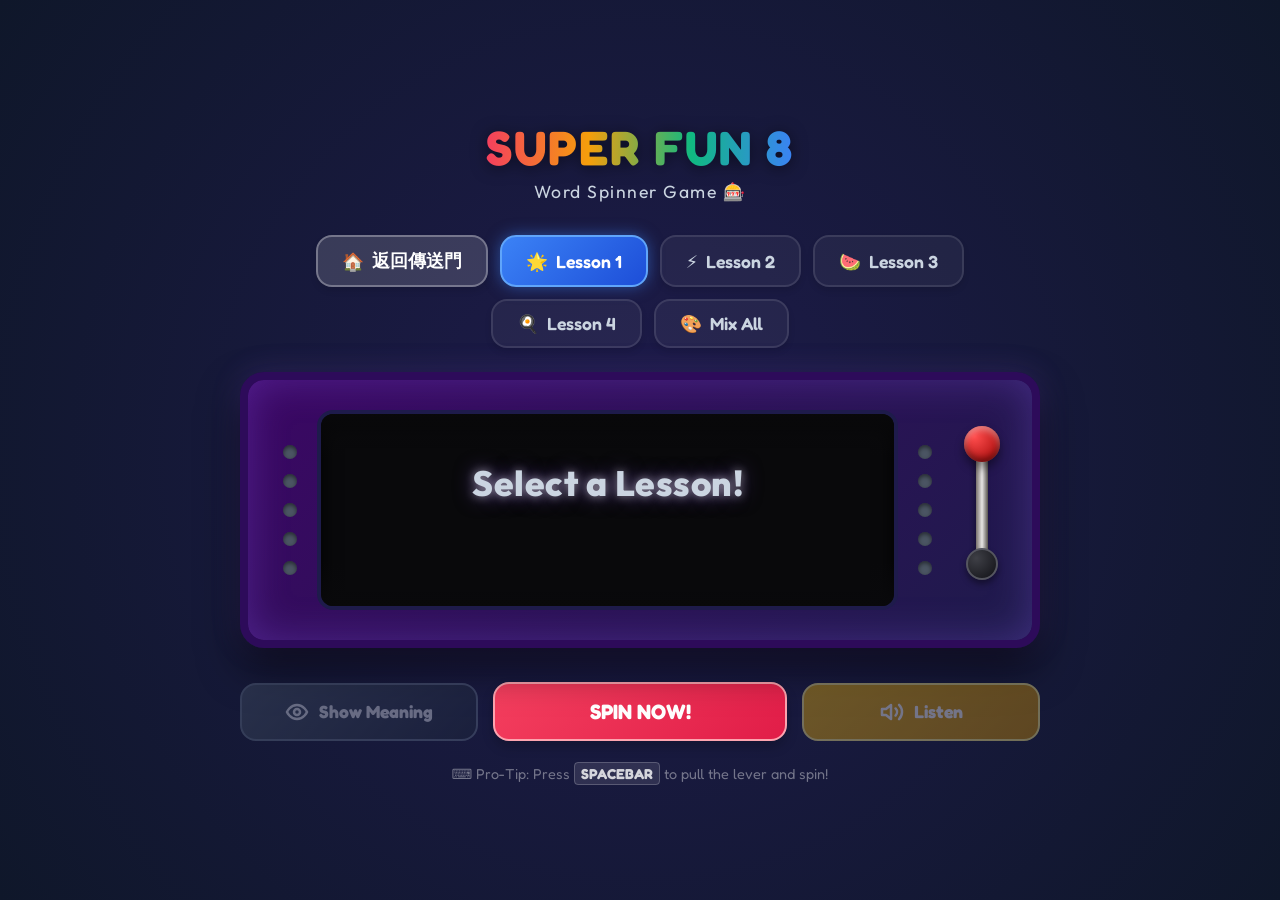
<file: interactive learning 2 /words/index.html>
<!DOCTYPE html>
<html lang="en">
<head>
  <meta charset="UTF-8">
  <meta name="viewport" content="width=device-width, initial-scale=1.0">
  <meta name="description" content="Super Fun 8 Vocabulary Game for Kids - Interactive English word learning slot machine.">
  <title>Super Fun 8 - Word Spinner</title>
  <!-- Google Fonts for playful, rounded modern typography -->
  <link rel="preconnect" href="https://fonts.googleapis.com">
  <link rel="preconnect" href="https://fonts.gstatic.com" crossorigin>
  <link href="https://fonts.googleapis.com/css2?family=Fredoka:wght@400;600;700&family=Outfit:wght@400;600;800&display=swap" rel="stylesheet">
  <link rel="stylesheet" href="styles.css">
</head>
<body>
  <div class="game-container">
    <!-- Header Area -->
    <header class="header">
      <h1 class="title">SUPER FUN 8</h1>
      <p class="subtitle">Word Spinner Game 🎰</p>
    </header>

    <!-- Lesson Selection Panel -->
    <section class="lesson-selector" aria-label="Lesson Selection">
      <a href="../index.html" class="lesson-btn" style="text-decoration: none; background: rgba(255, 255, 255, 0.15); color: #fff; border-color: rgba(255, 255, 255, 0.3); display: inline-flex; align-items: center; gap: 8px;">
        <span class="btn-icon">🏠</span>
        <span class="btn-text">返回傳送門</span>
      </a>
      <button class="lesson-btn active" id="btn-l1" data-lesson="1">
        <span class="btn-icon">🌟</span>
        <span class="btn-text">Lesson 1</span>
      </button>
      <button class="lesson-btn" id="btn-l2" data-lesson="2">
        <span class="btn-icon">⚡</span>
        <span class="btn-text">Lesson 2</span>
      </button>
      <button class="lesson-btn" id="btn-l3" data-lesson="3">
        <span class="btn-icon">🍉</span>
        <span class="btn-text">Lesson 3</span>
      </button>
      <button class="lesson-btn" id="btn-l4" data-lesson="4">
        <span class="btn-icon">🍳</span>
        <span class="btn-text">Lesson 4</span>
      </button>
      <button class="lesson-btn mixed" id="btn-lall" data-lesson="all">
        <span class="btn-icon">🎨</span>
        <span class="btn-text">Mix All</span>
      </button>
    </section>

    <!-- Slot Machine Box -->
    <main class="spinner-cabinet">
      <!-- Left side decorative lights -->
      <div class="lights-panel left" id="lights-left"></div>

      <!-- Center Spinner Viewport -->
      <div class="viewport-outer">
        <div class="viewport-inner">
          <div class="display-container" id="display-container">
            <!-- Spinner items will be dynamically generated and scrolled here -->
            <div class="word-card initial" id="word-card">
              <span class="word-text" id="display-word">Select a Lesson!</span>
              <span class="translation-text hidden" id="display-translation">選擇課程並拉霸！</span>
            </div>
          </div>
        </div>
        <!-- Shadow overlays for 3D depth -->
        <div class="inner-shadow-top"></div>
        <div class="inner-shadow-bottom"></div>
      </div>

      <!-- Right side decorative lights -->
      <div class="lights-panel right" id="lights-right"></div>

      <!-- Tactile Lever Structure -->
      <div class="lever-assembly" id="lever-assembly">
        <div class="lever-base"></div>
        <div class="lever-shaft-container">
          <div class="lever-shaft" id="lever-shaft">
            <div class="lever-ball" id="lever-ball"></div>
          </div>
        </div>
      </div>
    </main>

    <!-- Interactive Controller Buttons -->
    <section class="control-panel" aria-label="Controls">
      <!-- Show/Hide Translation Button -->
      <button class="control-btn reveal-btn" id="btn-translation" disabled>
        <svg class="icon" viewBox="0 0 24 24" fill="none" stroke="currentColor" stroke-width="2.5" stroke-linecap="round" stroke-linejoin="round">
          <path d="M2 12s3-7 10-7 10 7 10 7-3 7-10 7-10-7-10-7Z"/>
          <circle cx="12" cy="12" r="3"/>
        </svg>
        <span>Show Meaning</span>
      </button>

      <!-- Spin Trigger Button (For mobile/touch screen click ease) -->
      <button class="control-btn spin-btn" id="btn-spin">
        <span class="btn-spin-text">SPIN NOW!</span>
      </button>

      <!-- Pronunciation Audio Player Button -->
      <button class="control-btn speak-btn" id="btn-speak" disabled>
        <svg class="icon" viewBox="0 0 24 24" fill="none" stroke="currentColor" stroke-width="2.5" stroke-linecap="round" stroke-linejoin="round">
          <polygon points="11 5 6 9 2 9 2 15 6 15 11 19 11 5"/>
          <path d="M15.54 8.46a5 5 0 0 1 0 7.07"/>
          <path d="M19.07 4.93a10 10 0 0 1 0 14.14"/>
        </svg>
        <span>Listen</span>
      </button>
    </section>

    <!-- Footer Help Info -->
    <footer class="game-footer">
      <p class="keyboard-tip">⌨️ Pro-Tip: Press <strong>SPACEBAR</strong> to pull the lever and spin!</p>
    </footer>
  </div>

  <!-- Audio Context Initialization Modal overlay for iOS/Safari compliance -->
  <div class="overlay hidden" id="audio-overlay">
    <div class="overlay-card">
      <h2>🎰 Ready to Play? 🌟</h2>
      <p>Tap start to enable cool sound effects and voices!</p>
      <button class="start-btn" id="btn-start-game">Let's Go! 🚀</button>
    </div>
  </div>

  <script src="app.js"></script>
</body>
</html>
</file>
<file: interactive learning 2 /comprehension/style.css>
@import url('https://fonts.googleapis.com/css2?family=Outfit:wght@300;400;500;600;700;800&family=Noto+Sans+TC:wght@300;400;500;700&display=swap');

:root {
    --bg-gradient: radial-gradient(circle at top right, #1b1c30, #0a0b12);
    --card-bg: rgba(255, 255, 255, 0.04);
    --card-border: rgba(255, 255, 255, 0.07);
    --card-hover-bg: rgba(255, 255, 255, 0.08);
    --card-hover-border: rgba(255, 255, 255, 0.15);
    
    --primary-color: #6366f1; /* Indigo */
    --primary-glow: rgba(99, 102, 241, 0.4);
    --secondary-color: #14b8a6; /* Teal */
    --secondary-glow: rgba(20, 184, 166, 0.4);
    
    --danger-color: #f43f5e; /* Rose */
    --danger-glow: rgba(244, 63, 94, 0.4);
    --success-color: #10b981; /* Emerald */
    
    --text-primary: #f8fafc;
    --text-secondary: #94a3b8;
    --text-muted: #64748b;
    
    --transition-smooth: all 0.3s cubic-bezier(0.4, 0, 0.2, 1);
    --border-radius-lg: 20px;
    --border-radius-md: 12px;
    --border-radius-sm: 8px;
}

* {
    box-sizing: border-box;
    margin: 0;
    padding: 0;
}

body {
    font-family: 'Outfit', 'Noto Sans TC', sans-serif;
    background: var(--bg-gradient);
    color: var(--text-primary);
    min-height: 100vh;
    display: flex;
    flex-direction: column;
    align-items: center;
    justify-content: flex-start;
    overflow-x: hidden;
    line-height: 1.6;
}

header {
    width: 100%;
    max-width: 900px;
    padding: 2.5rem 1.5rem 1.5rem;
    text-align: center;
    display: flex;
    flex-direction: column;
    align-items: center;
}

.logo-container {
    display: flex;
    align-items: center;
    gap: 0.5rem;
    margin-bottom: 0.5rem;
    animation: fadeInDown 0.8s ease;
}

.logo-badge {
    background: linear-gradient(135deg, var(--primary-color), var(--secondary-color));
    color: white;
    font-weight: 800;
    padding: 0.3rem 0.8rem;
    border-radius: var(--border-radius-sm);
    font-size: 0.85rem;
    letter-spacing: 0.05em;
    box-shadow: 0 4px 12px rgba(99, 102, 241, 0.3);
}

h1 {
    font-size: 2rem;
    font-weight: 800;
    background: linear-gradient(135deg, #ffffff 30%, #a5b4fc 100%);
    -webkit-background-clip: text;
    -webkit-text-fill-color: transparent;
    margin-bottom: 0.5rem;
}

.subtitle {
    color: var(--text-secondary);
    font-size: 1rem;
    font-weight: 300;
    max-width: 600px;
}

main {
    width: 100%;
    max-width: 800px;
    padding: 0 1.5rem 3rem;
    flex: 1;
    display: flex;
    flex-direction: column;
    justify-content: center;
}

/* Glassmorphism Card Base */
.glass-card {
    background: var(--card-bg);
    border: 1px solid var(--card-border);
    backdrop-filter: blur(16px);
    -webkit-backdrop-filter: blur(16px);
    border-radius: var(--border-radius-lg);
    padding: 2rem;
    box-shadow: 0 8px 32px 0 rgba(0, 0, 0, 0.37);
    transition: var(--transition-smooth);
}

/* Home view layout */
#home-view {
    display: flex;
    flex-direction: column;
    gap: 2rem;
    animation: fadeIn 0.6s ease;
}

.topics-grid {
    display: grid;
    grid-template-columns: 1fr;
    gap: 1.5rem;
}

@media (min-width: 640px) {
    .topics-grid {
        grid-template-columns: 1fr 1fr;
    }
}

.topic-card {
    cursor: pointer;
    position: relative;
    overflow: hidden;
    display: flex;
    flex-direction: column;
    justify-content: space-between;
    min-height: 240px;
}

.topic-card::before {
    content: '';
    position: absolute;
    top: 0;
    left: 0;
    width: 100%;
    height: 100%;
    background: linear-gradient(135deg, var(--glow-color, var(--primary-color)), transparent);
    opacity: 0;
    transition: var(--transition-smooth);
    z-index: 0;
}

.topic-card:hover {
    transform: translateY(-5px);
    border-color: var(--card-hover-border);
    box-shadow: 0 12px 40px 0 rgba(0, 0, 0, 0.45);
}

.topic-card:hover::before {
    opacity: 0.05;
}

.topic-card-content {
    position: relative;
    z-index: 1;
}

.topic-meta {
    font-size: 0.8rem;
    color: var(--text-muted);
    font-weight: 500;
    margin-bottom: 0.75rem;
    text-transform: uppercase;
    letter-spacing: 0.05em;
}

.topic-title {
    font-size: 1.35rem;
    font-weight: 700;
    margin-bottom: 0.75rem;
    line-height: 1.4;
}

.topic-desc {
    color: var(--text-secondary);
    font-size: 0.9rem;
    font-weight: 300;
}

.topic-card-footer {
    position: relative;
    z-index: 1;
    display: flex;
    align-items: center;
    justify-content: space-between;
    margin-top: 1.5rem;
}

.topic-tag {
    font-size: 0.75rem;
    background: rgba(255, 255, 255, 0.06);
    border: 1px solid rgba(255, 255, 255, 0.06);
    padding: 0.25rem 0.6rem;
    border-radius: var(--border-radius-sm);
    color: var(--text-secondary);
}

.play-btn-circle {
    width: 40px;
    height: 40px;
    border-radius: 50%;
    background: var(--theme-color, var(--primary-color));
    display: flex;
    align-items: center;
    justify-content: center;
    color: white;
    box-shadow: 0 4px 12px var(--theme-glow, var(--primary-glow));
    transition: var(--transition-smooth);
}

.topic-card:hover .play-btn-circle {
    transform: scale(1.1);
}

/* Specific Card Theme Variables */
.topic-card.topic-1 {
    --theme-color: var(--primary-color);
    --theme-glow: var(--primary-glow);
}

.topic-card.topic-2 {
    --theme-color: var(--secondary-color);
    --theme-glow: var(--secondary-glow);
}

/* Quiz Screen Layout */
#quiz-view {
    animation: fadeIn 0.6s ease;
}

.quiz-header {
    display: flex;
    justify-content: space-between;
    align-items: center;
    margin-bottom: 1.5rem;
}

.quiz-topic-title {
    font-weight: 600;
    font-size: 1.1rem;
    color: var(--text-secondary);
}

.quiz-progress-text {
    font-size: 0.9rem;
    color: var(--text-muted);
    font-weight: 500;
}

.progress-bar-container {
    width: 100%;
    height: 6px;
    background: rgba(255, 255, 255, 0.05);
    border-radius: 3px;
    margin-bottom: 2rem;
    overflow: hidden;
}

.progress-bar {
    height: 100%;
    background: linear-gradient(90deg, var(--primary-color), var(--secondary-color));
    width: 0%;
    transition: width 0.4s ease;
    box-shadow: 0 0 10px rgba(99, 102, 241, 0.5);
}

.question-box {
    margin-bottom: 2rem;
}

.question-text-en {
    font-size: 1.3rem;
    font-weight: 600;
    line-height: 1.5;
    margin-bottom: 0.75rem;
    color: var(--text-primary);
}

.question-text-zh {
    font-size: 1.05rem;
    color: var(--text-secondary);
    font-weight: 400;
    border-left: 3px solid var(--secondary-color);
    padding-left: 0.75rem;
    margin-bottom: 1rem;
}

.options-container {
    display: grid;
    grid-template-columns: 1fr;
    gap: 1rem;
    margin-bottom: 2.5rem;
}

.option-card {
    background: rgba(255, 255, 255, 0.03);
    border: 1px solid rgba(255, 255, 255, 0.05);
    border-radius: var(--border-radius-md);
    padding: 1.1rem 1.5rem;
    cursor: pointer;
    display: flex;
    align-items: center;
    gap: 1rem;
    transition: var(--transition-smooth);
}

.option-card:hover {
    background: rgba(255, 255, 255, 0.06);
    border-color: rgba(255, 255, 255, 0.15);
    transform: translateX(4px);
}

.option-card.selected {
    background: rgba(99, 102, 241, 0.15);
    border-color: var(--primary-color);
    box-shadow: 0 0 15px rgba(99, 102, 241, 0.2);
}

.option-marker {
    width: 28px;
    height: 28px;
    border-radius: 50%;
    background: rgba(255, 255, 255, 0.05);
    border: 1px solid rgba(255, 255, 255, 0.1);
    display: flex;
    align-items: center;
    justify-content: center;
    font-weight: 700;
    font-size: 0.85rem;
    color: var(--text-secondary);
    transition: var(--transition-smooth);
    flex-shrink: 0;
}

.option-card.selected .option-marker {
    background: var(--primary-color);
    border-color: var(--primary-color);
    color: white;
    box-shadow: 0 2px 8px var(--primary-glow);
}

.option-text {
    font-size: 1.05rem;
    font-weight: 400;
    color: var(--text-primary);
}

/* Quiz Action Buttons Controls */
.quiz-controls {
    display: flex;
    justify-content: space-between;
    align-items: center;
    gap: 1rem;
}

.btn {
    padding: 0.8rem 1.6rem;
    border-radius: var(--border-radius-md);
    font-weight: 600;
    font-size: 0.95rem;
    cursor: pointer;
    transition: var(--transition-smooth);
    display: flex;
    align-items: center;
    justify-content: center;
    gap: 0.5rem;
    border: none;
}

.btn-icon-left {
    margin-right: 0.25rem;
}

.btn-icon-right {
    margin-left: 0.25rem;
}

.btn-outline {
    background: transparent;
    border: 1px solid rgba(255, 255, 255, 0.12);
    color: var(--text-secondary);
}

.btn-outline:hover:not(:disabled) {
    background: rgba(255, 255, 255, 0.05);
    border-color: rgba(255, 255, 255, 0.25);
    color: var(--text-primary);
}

.btn-outline:disabled {
    opacity: 0.4;
    cursor: not-allowed;
}

.btn-primary {
    background: var(--primary-color);
    color: white;
    box-shadow: 0 4px 14px var(--primary-glow);
}

.btn-primary:hover:not(:disabled) {
    background: #4f46e5;
    box-shadow: 0 6px 20px var(--primary-glow);
    transform: translateY(-1px);
}

.btn-primary:active:not(:disabled) {
    transform: translateY(1px);
}

.btn-danger {
    background: transparent;
    border: 1px solid rgba(244, 63, 94, 0.3);
    color: var(--danger-color);
}

.btn-danger:hover {
    background: rgba(244, 63, 94, 0.1);
    border-color: var(--danger-color);
}

/* Results Screen Layout */
#results-view {
    animation: fadeIn 0.6s ease;
    text-align: center;
}

.results-badge-container {
    margin-bottom: 1.5rem;
    display: flex;
    justify-content: center;
}

.score-circle {
    width: 140px;
    height: 140px;
    border-radius: 50%;
    background: rgba(255, 255, 255, 0.02);
    border: 3px solid var(--secondary-color);
    display: flex;
    flex-direction: column;
    align-items: center;
    justify-content: center;
    box-shadow: 0 0 30px var(--secondary-glow);
    animation: pulse 2s infinite;
}

.score-val {
    font-size: 2.5rem;
    font-weight: 800;
    color: white;
}

.score-total {
    font-size: 0.9rem;
    color: var(--text-muted);
}

.result-headline {
    font-size: 1.75rem;
    font-weight: 700;
    margin-bottom: 0.5rem;
    color: white;
}

.result-feedback {
    color: var(--text-secondary);
    font-weight: 300;
    max-width: 500px;
    margin: 0 auto 2.5rem;
}

.results-actions {
    display: flex;
    justify-content: center;
    gap: 1rem;
    margin-bottom: 3rem;
}

/* Review Answers Area */
.review-section {
    text-align: left;
    margin-top: 2rem;
    border-top: 1px solid rgba(255, 255, 255, 0.08);
    padding-top: 2rem;
}

.review-section-title {
    font-size: 1.25rem;
    font-weight: 600;
    margin-bottom: 1.5rem;
    color: white;
}

.review-list {
    display: flex;
    flex-direction: column;
    gap: 1.5rem;
}

.review-item {
    background: rgba(255, 255, 255, 0.02);
    border: 1px solid rgba(255, 255, 255, 0.05);
    border-radius: var(--border-radius-md);
    padding: 1.5rem;
}

.review-item.correct {
    border-left: 4px solid var(--success-color);
}

.review-item.incorrect {
    border-left: 4px solid var(--danger-color);
}

.review-q-num {
    font-size: 0.8rem;
    font-weight: 700;
    color: var(--text-muted);
    margin-bottom: 0.5rem;
    text-transform: uppercase;
}

.review-q-text {
    font-size: 1.05rem;
    font-weight: 600;
    margin-bottom: 0.5rem;
}

.review-q-trans {
    font-size: 0.95rem;
    color: var(--text-secondary);
    margin-bottom: 1rem;
    border-left: 2px solid rgba(255, 255, 255, 0.15);
    padding-left: 0.5rem;
}

.review-opt-grid {
    display: grid;
    grid-template-columns: 1fr;
    gap: 0.5rem;
}

@media (min-width: 640px) {
    .review-opt-grid {
        grid-template-columns: 1fr 1fr;
    }
}

.review-opt-pill {
    padding: 0.6rem 1rem;
    border-radius: var(--border-radius-sm);
    font-size: 0.9rem;
    background: rgba(255, 255, 255, 0.02);
    border: 1px solid rgba(255, 255, 255, 0.04);
    color: var(--text-secondary);
    display: flex;
    align-items: center;
    gap: 0.5rem;
}

.review-opt-pill.selected-wrong {
    background: rgba(244, 63, 94, 0.1);
    border-color: rgba(244, 63, 94, 0.3);
    color: #fda4af;
}

.review-opt-pill.correct-ans {
    background: rgba(16, 185, 129, 0.1);
    border-color: rgba(16, 185, 129, 0.3);
    color: #a7f3d0;
}

.review-opt-badge {
    font-size: 0.7rem;
    font-weight: 700;
    padding: 0.1rem 0.4rem;
    border-radius: 4px;
    text-transform: uppercase;
}

.review-opt-pill.selected-wrong .review-opt-badge {
    background: var(--danger-color);
    color: white;
}

.review-opt-pill.correct-ans .review-opt-badge {
    background: var(--success-color);
    color: white;
}

/* Modal styling */
.modal-overlay {
    position: fixed;
    top: 0;
    left: 0;
    width: 100%;
    height: 100%;
    background: rgba(10, 11, 18, 0.8);
    backdrop-filter: blur(8px);
    display: flex;
    align-items: center;
    justify-content: center;
    z-index: 100;
    opacity: 0;
    pointer-events: none;
    transition: var(--transition-smooth);
}

.modal-overlay.active {
    opacity: 1;
    pointer-events: all;
}

.modal-content {
    background: #141525;
    border: 1px solid rgba(255, 255, 255, 0.1);
    border-radius: var(--border-radius-lg);
    padding: 2rem;
    max-width: 400px;
    width: 90%;
    text-align: center;
    box-shadow: 0 10px 40px rgba(0, 0, 0, 0.5);
    transform: scale(0.9);
    transition: var(--transition-smooth);
}

.modal-overlay.active .modal-content {
    transform: scale(1);
}

.modal-icon {
    width: 60px;
    height: 60px;
    border-radius: 50%;
    background: rgba(244, 63, 94, 0.1);
    color: var(--danger-color);
    display: flex;
    align-items: center;
    justify-content: center;
    margin: 0 auto 1.5rem;
    font-size: 1.8rem;
}

.modal-title {
    font-size: 1.3rem;
    font-weight: 700;
    margin-bottom: 0.5rem;
    color: white;
}

.modal-desc {
    color: var(--text-secondary);
    font-size: 0.95rem;
    margin-bottom: 2rem;
}

.modal-btns {
    display: flex;
    gap: 1rem;
    justify-content: center;
}

/* Animations */
@keyframes fadeIn {
    from { opacity: 0; transform: translateY(10px); }
    to { opacity: 1; transform: translateY(0); }
}

@keyframes fadeInDown {
    from { opacity: 0; transform: translateY(-20px); }
    to { opacity: 1; transform: translateY(0); }
}

@keyframes pulse {
    0% { box-shadow: 0 0 20px rgba(20, 184, 166, 0.2); }
    50% { box-shadow: 0 0 35px rgba(20, 184, 166, 0.5); }
    100% { box-shadow: 0 0 20px rgba(20, 184, 166, 0.2); }
}

/* Utilities */
.hidden {
    display: none !important;
}

/* Icons replacement (using pure CSS shapes) */
.icon-play::before {
    content: '';
    display: inline-block;
    width: 0;
    height: 0;
    border-style: solid;
    border-width: 6px 0 6px 10px;
    border-color: transparent transparent transparent #ffffff;
    margin-left: 2px;
}

/* Real-time feedback styles */
.option-card.correct {
    background: rgba(16, 185, 129, 0.15) !important;
    border-color: var(--success-color) !important;
    box-shadow: 0 0 15px rgba(16, 185, 129, 0.2) !important;
    pointer-events: none;
}

.option-card.correct .option-marker {
    background: var(--success-color) !important;
    border-color: var(--success-color) !important;
    color: white !important;
}

.option-card.incorrect {
    background: rgba(244, 63, 94, 0.15) !important;
    border-color: var(--danger-color) !important;
    box-shadow: 0 0 15px rgba(244, 63, 94, 0.2) !important;
    pointer-events: none;
}

.option-card.incorrect .option-marker {
    background: var(--danger-color) !important;
    border-color: var(--danger-color) !important;
    color: white !important;
}

.option-card.disabled {
    pointer-events: none;
    opacity: 0.6;
}

.explanation-box {
    margin-bottom: 2rem;
    padding: 1.25rem 1.5rem;
    border-radius: var(--border-radius-md);
    animation: fadeIn 0.4s ease;
}

.explanation-box.correct {
    background: rgba(16, 185, 129, 0.08);
    border: 1px solid rgba(16, 185, 129, 0.2);
    border-left: 4px solid var(--success-color);
}

.explanation-box.incorrect {
    background: rgba(244, 63, 94, 0.08);
    border: 1px solid rgba(244, 63, 94, 0.2);
    border-left: 4px solid var(--danger-color);
}

.explanation-title {
    font-weight: 700;
    font-size: 1rem;
    margin-bottom: 0.35rem;
    display: flex;
    align-items: center;
    gap: 0.5rem;
}

.explanation-title.correct {
    color: var(--success-color);
}

.explanation-title.incorrect {
    color: var(--danger-color);
}

.explanation-text {
    font-size: 0.95rem;
    color: var(--text-secondary);
    line-height: 1.5;
}
</file>
<file: interactive learning 2 /flashcards/styles.css>
/* CSS Design System for Super Fun 8 Phonics Flashcards */
@import url('https://fonts.googleapis.com/css2?family=Comic+Neue:wght@700;900&family=Fredoka:wght@400;600;700&family=Noto+Sans+TC:wght@500;700;900&family=Outfit:wght@400;600;800&display=swap');

:root {
  /* Phonics Color Coding System */
  --color-vowel: #FF6B6B;      /* Coral Red */
  --color-blend: #4D96FF;      /* Sky Blue */
  --color-digraph: #6BCB77;    /* Mint Green */
  --color-consonant: #2C3E50;  /* Dark Charcoal */
  --color-space: #2C3E50;

  /* App Aesthetics Brand Palette */
  --bg-gradient: linear-gradient(135deg, #FFF3E0 0%, #FFF0F5 50%, #E3F2FD 100%);
  --card-bg: #FFFFFF;
  --card-border: 8px solid rgba(255, 255, 255, 0.9);
  --card-shadow: 0 20px 45px rgba(0, 0, 0, 0.05), 0 5px 15px rgba(0, 0, 0, 0.02);
  --card-shadow-hover: 0 30px 60px rgba(0, 0, 0, 0.1), 0 10px 25px rgba(0, 0, 0, 0.04);
  
  /* Text and Bubble styling */
  --bubble-bg: #F1F8FF;
  --bubble-text: #0366D6;
  --bubble-border: #C8E1FF;
  
  /* Fonts */
  --font-en: 'Fredoka', 'Outfit', sans-serif;
  --font-zh: 'Noto Sans TC', sans-serif;
}

/* Reset and Global Styles */
* {
  box-sizing: border-box;
  margin: 0;
  padding: 0;
}

body {
  font-family: var(--font-en);
  background: var(--bg-gradient);
  color: var(--color-consonant);
  min-height: 100vh;
  display: flex;
  justify-content: center;
  align-items: center;
  padding: 20px;
  overflow-x: hidden;
}

.app-container {
  width: 100%;
  max-width: 1020px;
  display: flex;
  flex-direction: column;
  align-items: center;
  gap: 25px;
}

/* Header Sections */
.app-header {
  text-align: center;
  width: 100%;
}

.app-title {
  font-size: clamp(2.2rem, 5.5vw, 3rem);
  font-weight: 800;
  color: #2C3E50;
  text-shadow: 2px 2px 0px #FFFFFF;
  margin-bottom: 5px;
  letter-spacing: 1px;
}

.app-subtitle {
  font-family: var(--font-zh);
  font-size: clamp(1rem, 2.5vw, 1.25rem);
  color: #7F8C8D;
  font-weight: 700;
  margin-bottom: 20px;
}

/* Lesson Tab Navigation */
.lesson-navigation {
  display: flex;
  justify-content: center;
  gap: 12px;
  width: 100%;
  flex-wrap: wrap;
  margin-bottom: 5px;
}

.tab-btn {
  font-family: var(--font-en);
  font-size: 1.15rem;
  font-weight: 800;
  padding: 12px 28px;
  border-radius: 20px;
  border: 3px solid #FFFFFF;
  background: rgba(255, 255, 255, 0.7);
  color: #475569;
  cursor: pointer;
  box-shadow: 0 6px 15px rgba(0, 0, 0, 0.03);
  transition: all 0.25s cubic-bezier(0.175, 0.885, 0.32, 1.275);
}

.tab-btn:hover {
  background: #FFFFFF;
  transform: translateY(-3px);
  box-shadow: 0 10px 20px rgba(0, 0, 0, 0.05);
}

.tab-btn.active {
  background: linear-gradient(135deg, #FF9F43 0%, #FFB167 100%);
  color: #FFFFFF;
  border-color: #FFD9B3;
  transform: translateY(-4px) scale(1.03);
  box-shadow: 0 10px 22px rgba(255, 159, 67, 0.3);
}

/* Legend block */
.phonics-legend {
  display: flex;
  flex-wrap: wrap;
  justify-content: center;
  gap: 15px;
  background: rgba(255, 255, 255, 0.8);
  padding: 12px 28px;
  border-radius: 50px;
  backdrop-filter: blur(10px);
  box-shadow: 0 8px 24px rgba(0, 0, 0, 0.02);
  border: 2px dashed #CBD5E1;
  margin-bottom: 5px;
}

.legend-item {
  display: flex;
  align-items: center;
  gap: 8px;
  font-size: 0.9rem;
  font-weight: 700;
  font-family: var(--font-zh);
}

.color-dot {
  width: 14px;
  height: 14px;
  border-radius: 50%;
  display: inline-block;
}

.legend-item.vowel .color-dot { background-color: var(--color-vowel); }
.legend-item.blend .color-dot { background-color: var(--color-blend); }
.legend-item.digraph .color-dot { background-color: var(--color-digraph); }
.legend-item.consonant .color-dot { background-color: var(--color-consonant); }

.legend-item.vowel .legend-text { color: var(--color-vowel); }
.legend-item.blend .legend-text { color: var(--color-blend); }
.legend-item.digraph .legend-text { color: var(--color-digraph); }
.legend-item.consonant .legend-text { color: var(--color-consonant); }

/* Main Card Presentation Container */
.flashcard-wrapper {
  width: 100%;
  display: flex;
  justify-content: center;
}

.flashcard {
  width: 100%;
  max-width: 900px;
  min-height: 600px;
  background-color: var(--card-bg);
  border-radius: 40px;
  border: var(--card-border);
  box-shadow: var(--card-shadow);
  display: flex;
  flex-direction: column;
  justify-content: space-between;
  align-items: center;
  padding: 35px 50px;
  position: relative;
  transition: transform 0.4s cubic-bezier(0.175, 0.885, 0.32, 1.275), box-shadow 0.4s ease;
  overflow: hidden;
}

.flashcard:hover {
  transform: translateY(-8px);
  box-shadow: var(--card-shadow-hover);
}

/* Card Section 1: TOP ILLUSTRATION CENTERED */
.card-top {
  width: 100%;
  height: 220px;
  display: flex;
  justify-content: center; /* ALWAYS CENTERED FOR ALL LESSONS */
  align-items: center;
  margin-bottom: 10px;
}

.card-image-container {
  width: 220px;
  height: 220px;
  border-radius: 24px;
  overflow: hidden;
  background-color: #FAFAFA;
  box-shadow: 0 8px 24px rgba(0, 0, 0, 0.03);
  display: flex;
  justify-content: center;
  align-items: center;
  transition: transform 0.5s ease;
  border: 3px solid #FFF5F5;
}

.flashcard:hover .card-image-container {
  transform: scale(1.06) rotate(1.5deg);
}

.card-image {
  width: 100%;
  height: 100%;
  object-fit: contain;
}

/* Inline SVG inside top container styling */
.card-image-container svg {
  width: 100%;
  height: 100%;
}

/* Card Section 2: MIDDLE PHONICS WORD */
.card-middle {
  width: 100%;
  display: flex;
  justify-content: center;
  align-items: center;
  margin: 20px 0;
  overflow: hidden;
}

.word-container {
  display: flex;
  flex-wrap: nowrap;
  white-space: nowrap;
  font-family: var(--font-en);
  font-size: clamp(3.2rem, 8.5vw, 5.8rem);
  font-weight: 900;
  letter-spacing: 2px;
  align-items: center;
  user-select: none;
}

.word-letter {
  display: inline-block;
  transition: transform 0.2s ease, filter 0.2s ease;
  cursor: pointer;
  font-weight: 800;
  -webkit-text-stroke: 1.5px currentColor;
}

.word-letter:hover {
  transform: scale(1.18) translateY(-6px);
  filter: brightness(1.1);
}

.word-letter.vowel {
  color: var(--color-vowel);
  text-shadow: 0 3px 0px rgba(255, 107, 107, 0.15);
}

.word-letter.blend {
  color: var(--color-blend);
  text-shadow: 0 3px 0px rgba(77, 150, 255, 0.15);
}

.word-letter.digraph {
  color: var(--color-digraph);
  text-shadow: 0 3px 0px rgba(107, 203, 119, 0.15);
}

.word-letter.consonant {
  color: var(--color-consonant);
}

/* Class mappings for lessons with phonics prefix */
.word-letter.phonics-vowel {
  color: var(--color-vowel);
  text-shadow: 0 3px 0px rgba(255, 107, 107, 0.15);
}

.word-letter.phonics-blend {
  color: var(--color-blend);
  text-shadow: 0 3px 0px rgba(77, 150, 255, 0.15);
}

.word-letter.phonics-digraph {
  color: var(--color-digraph);
  text-shadow: 0 3px 0px rgba(107, 203, 119, 0.15);
}

.word-letter.phonics-consonant {
  color: var(--color-consonant);
}

.word-letter.space, .word-letter.phonics-space, .word-letter.char-space, .word-letter.letter-space {
  width: clamp(1rem, 2.5vw, 2.2rem);
  cursor: default;
}

/* Card Section 3: BOTTOM CHINESE TRANSLATION */
.card-bottom {
  width: 100%;
  display: flex;
  justify-content: center;
  align-items: center;
}

.translation-bubble {
  font-family: var(--font-zh);
  font-size: 2.4rem;
  font-weight: 800;
  color: var(--bubble-text);
  background-color: var(--bubble-bg);
  border: 3px solid var(--bubble-border);
  padding: 10px 40px;
  border-radius: 30px;
  box-shadow: 0 6px 0px var(--bubble-border);
  display: inline-block;
  text-align: center;
  transition: transform 0.2s ease;
}

.flashcard:hover .translation-bubble {
  transform: scale(1.05);
}

/* Interactive Card Transitions */
.flashcard.fade-out {
  opacity: 0;
  transform: scale(0.95) translateY(10px);
}

.flashcard.fade-in {
  opacity: 1;
  transform: scale(1) translateY(0);
}

/* Dashboard Control Panel */
.app-controls {
  width: 100%;
  display: flex;
  flex-direction: column;
  align-items: center;
  gap: 20px;
}

.control-buttons {
  display: flex;
  justify-content: center;
  align-items: center;
  gap: 15px;
  width: 100%;
  flex-wrap: wrap;
}

.btn {
  display: inline-flex;
  align-items: center;
  justify-content: center;
  gap: 8px;
  font-family: var(--font-en);
  font-size: 1.1rem;
  font-weight: 700;
  padding: 12px 24px;
  border-radius: 20px;
  border: none;
  cursor: pointer;
  box-shadow: 0 6px 15px rgba(0, 0, 0, 0.05);
  transition: all 0.2s cubic-bezier(0.175, 0.885, 0.32, 1.275);
  user-select: none;
}

.btn:active {
  transform: translateY(3px);
  box-shadow: 0 2px 6px rgba(0, 0, 0, 0.08);
}

.icon {
  width: 22px;
  height: 22px;
  fill: currentColor;
}

.icon-large {
  width: 26px;
  height: 26px;
}

/* Button Theming */
.btn-primary {
  background: linear-gradient(135deg, #FF8008, #FFC837);
  color: #FFFFFF;
  padding: 16px 36px;
  font-size: 1.25rem;
  border-radius: 28px;
  box-shadow: 0 10px 25px rgba(255, 128, 8, 0.25);
}

.btn-primary:hover {
  transform: translateY(-2px);
  box-shadow: 0 12px 30px rgba(255, 128, 8, 0.35);
}

.btn-primary:active {
  transform: translateY(3px);
  box-shadow: 0 3px 10px rgba(255, 128, 8, 0.25);
}

.btn-secondary {
  background: #FFFFFF;
  color: #2C3E50;
  border: 3px solid #E2E8F0;
  box-shadow: 0 5px 0px #E2E8F0;
}

.btn-secondary:hover {
  background: #F8FAFC;
  border-color: #CBD5E1;
  transform: translateY(-2px);
}

.btn-secondary:active {
  transform: translateY(3px);
  box-shadow: 0 1px 0px #E2E8F0;
}

.btn-accent {
  background: linear-gradient(135deg, #00C6FF, #0072FF);
  color: #FFFFFF;
  box-shadow: 0 8px 20px rgba(0, 114, 255, 0.2);
}

.btn-accent:hover {
  transform: translateY(-2px);
  box-shadow: 0 10px 25px rgba(0, 114, 255, 0.3);
}

.btn-accent:active {
  transform: translateY(3px);
}

.btn-accent.active {
  background: linear-gradient(135deg, #F857A6, #FF5858);
  box-shadow: 0 8px 20px rgba(248, 87, 166, 0.3);
  animation: pulse-red 2s infinite;
}

@keyframes pulse-red {
  0% { box-shadow: 0 0 0 0 rgba(248, 87, 166, 0.4); }
  70% { box-shadow: 0 0 0 10px rgba(248, 87, 166, 0); }
  100% { box-shadow: 0 0 0 0 rgba(248, 87, 166, 0); }
}

/* Indicators Dots */
.dots-indicators {
  display: flex;
  justify-content: center;
  gap: 10px;
  margin-top: 5px;
  height: 20px;
  align-items: center;
}

.dot {
  width: 14px;
  height: 14px;
  border-radius: 50%;
  background-color: #CBD5E1;
  border: none;
  cursor: pointer;
  transition: all 0.25s ease;
}

.dot:hover {
  background-color: #94A3B8;
  transform: scale(1.2);
}

.dot.active {
  background-color: #FF8008;
  width: 28px;
  border-radius: 10px;
}

/* Keyboard Guide Tip */
.keyboard-tips {
  font-family: var(--font-zh);
  font-size: 0.85rem;
  color: #64748B;
  background-color: rgba(255, 255, 255, 0.6);
  padding: 8px 20px;
  border-radius: 15px;
  border: 1px dashed rgba(0, 0, 0, 0.1);
  font-weight: 700;
  text-align: center;
}

/* Responsive Scaling Layouts */
@media (max-width: 768px) {
  body {
    padding: 10px;
  }
  
  .app-container {
    gap: 18px;
  }

  .lesson-navigation {
    gap: 8px;
  }

  .tab-btn {
    padding: 10px 20px;
    font-size: 1rem;
  }

  .phonics-legend {
    padding: 10px 20px;
    gap: 10px;
  }
  
  .flashcard {
    min-height: 520px;
    padding: 25px;
  }

  .card-top {
    height: 170px;
  }

  .card-image-container {
    width: 170px;
    height: 170px;
  }

  .word-container {
    font-size: clamp(2.4rem, 8vw, 4.2rem);
  }

  .translation-bubble {
    font-size: 1.8rem;
    padding: 8px 28px;
  }

  .btn {
    padding: 10px 18px;
    font-size: 1rem;
  }

  .btn-primary {
    padding: 12px 28px;
    font-size: 1.15rem;
  }
}

@media (max-width: 480px) {
  .btn-label-text {
    display: none; /* Hide labels on very small screens to fit buttons */
  }
}
</file>
<file: interactive learning 2 /words/styles.css>
/* Custom variables for theme consistency */
:root {
  --bg-gradient-start: #0f172a;
  --bg-gradient-end: #1e1b4b;
  --cabinet-bg: linear-gradient(135deg, #3b0764, #1e1b4b);
  --accent-color: #10b981; /* Emerald Green */
  --accent-glow: rgba(16, 185, 129, 0.4);
  --primary-color: #f43f5e; /* Coral Pink */
  --primary-glow: rgba(244, 63, 94, 0.4);
  --gold-color: #f59e0b; /* Neon Gold */
  --gold-glow: rgba(245, 158, 11, 0.4);
  --text-primary: #ffffff;
  --text-secondary: #cbd5e1;
  --border-radius-lg: 24px;
  --border-radius-md: 16px;
  --border-radius-sm: 8px;
  --font-fun: 'Fredoka', system-ui, sans-serif;
  --font-display: 'Outfit', system-ui, sans-serif;
}

/* Reset and general styling */
* {
  box-sizing: border-box;
  margin: 0;
  padding: 0;
  user-select: none; /* Prevent text highlighting during game clicks */
}

body {
  font-family: var(--font-fun);
  background: radial-gradient(circle at center, var(--bg-gradient-end), var(--bg-gradient-start));
  color: var(--text-primary);
  min-height: 100vh;
  display: flex;
  justify-content: center;
  align-items: center;
  overflow-x: hidden;
  padding: 20px;
}

.game-container {
  width: 100%;
  max-width: 800px;
  display: flex;
  flex-direction: column;
  align-items: center;
  gap: 24px;
}

/* Header styling */
.header {
  text-align: center;
  margin-bottom: 8px;
}

.title {
  font-size: 3rem;
  font-weight: 700;
  letter-spacing: 2px;
  background: linear-gradient(to right, #f43f5e, #f59e0b, #10b981, #3b82f6);
  -webkit-background-clip: text;
  background-clip: text;
  color: transparent;
  filter: drop-shadow(0 2px 8px rgba(0, 0, 0, 0.5));
  animation: titleGlow 3s ease-in-out infinite alternate;
}

.subtitle {
  font-family: var(--font-display);
  font-size: 1.1rem;
  color: var(--text-secondary);
  letter-spacing: 1.5px;
  margin-top: 4px;
}

@keyframes titleGlow {
  0% { filter: drop-shadow(0 2px 4px rgba(244, 63, 94, 0.4)); }
  100% { filter: drop-shadow(0 2px 12px rgba(16, 185, 129, 0.6)); }
}

/* Lesson Selector */
.lesson-selector {
  display: flex;
  flex-wrap: wrap;
  gap: 12px;
  justify-content: center;
  width: 100%;
}

.lesson-btn {
  background: rgba(255, 255, 255, 0.05);
  border: 2px solid rgba(255, 255, 255, 0.1);
  border-radius: var(--border-radius-md);
  padding: 12px 24px;
  color: var(--text-secondary);
  font-family: var(--font-fun);
  font-size: 1.1rem;
  font-weight: 600;
  cursor: pointer;
  display: flex;
  align-items: center;
  gap: 8px;
  transition: all 0.3s cubic-bezier(0.175, 0.885, 0.32, 1.275);
  box-shadow: 0 4px 6px rgba(0, 0, 0, 0.1);
}

.lesson-btn:hover {
  transform: translateY(-4px);
  color: var(--text-primary);
  border-color: rgba(255, 255, 255, 0.3);
  background: rgba(255, 255, 255, 0.1);
}

.lesson-btn:active {
  transform: translateY(0);
}

/* Color codes for active lesson buttons */
.lesson-btn[data-lesson="1"].active {
  background: linear-gradient(135deg, #3b82f6, #1d4ed8);
  border-color: #60a5fa;
  color: #fff;
  box-shadow: 0 0 15px rgba(59, 130, 246, 0.5);
}
.lesson-btn[data-lesson="2"].active {
  background: linear-gradient(135deg, #f43f5e, #be123c);
  border-color: #fb7185;
  color: #fff;
  box-shadow: 0 0 15px rgba(244, 63, 94, 0.5);
}
.lesson-btn[data-lesson="3"].active {
  background: linear-gradient(135deg, #10b981, #047857);
  border-color: #34d399;
  color: #fff;
  box-shadow: 0 0 15px rgba(16, 185, 129, 0.5);
}
.lesson-btn[data-lesson="4"].active {
  background: linear-gradient(135deg, #f59e0b, #b45309);
  border-color: #fbbf24;
  color: #fff;
  box-shadow: 0 0 15px rgba(245, 158, 11, 0.5);
}
.lesson-btn.mixed.active {
  background: linear-gradient(135deg, #8b5cf6, #6d28d9);
  border-color: #a78bfa;
  color: #fff;
  box-shadow: 0 0 15px rgba(139, 92, 246, 0.5);
}

/* Spinner Cabinet (Slot Machine) */
.spinner-cabinet {
  background: var(--cabinet-bg);
  border: 8px solid #2d0b5a;
  border-radius: var(--border-radius-lg);
  width: 100%;
  padding: 30px;
  display: grid;
  grid-template-columns: auto 1fr auto auto;
  align-items: center;
  position: relative;
  box-shadow: 
    0 20px 40px rgba(0, 0, 0, 0.6),
    inset 0 0 40px rgba(139, 92, 246, 0.3),
    0 0 30px rgba(139, 92, 246, 0.2);
  gap: 15px;
}

/* Lights Panels (Flashing side decorations) */
.lights-panel {
  display: flex;
  flex-direction: column;
  gap: 15px;
  padding: 5px;
}

.lights-panel::before,
.lights-panel::after,
.lights-panel {
  content: "";
}

/* Let's generate lights dynamically in CSS or JS. 
   We will build 5 lights on each side using inline elements, 
   but for CSS pure, we'll design 5 bulbs. */
.light-bulb {
  width: 14px;
  height: 14px;
  border-radius: 50%;
  background-color: #4b5563;
  box-shadow: inset 0 2px 4px rgba(0,0,0,0.5);
  transition: all 0.2s ease;
}

/* Alternate blinking animations */
.light-bulb.red { animation: blinkRed 1s infinite alternate; }
.light-bulb.yellow { animation: blinkYellow 1s infinite alternate 0.3s; }
.light-bulb.green { animation: blinkGreen 1s infinite alternate 0.6s; }

@keyframes blinkRed {
  0% { background-color: #4b5563; box-shadow: none; }
  100% { background-color: #ef4444; box-shadow: 0 0 12px #ef4444, inset 0 2px 2px rgba(255,255,255,0.6); }
}
@keyframes blinkYellow {
  0% { background-color: #4b5563; box-shadow: none; }
  100% { background-color: #eab308; box-shadow: 0 0 12px #eab308, inset 0 2px 2px rgba(255,255,255,0.6); }
}
@keyframes blinkGreen {
  0% { background-color: #4b5563; box-shadow: none; }
  100% { background-color: #22c55e; box-shadow: 0 0 12px #22c55e, inset 0 2px 2px rgba(255,255,255,0.6); }
}

/* Viewport (The rolling screen window) */
.viewport-outer {
  position: relative;
  background: #09090b;
  border: 4px solid #1e1b4b;
  border-radius: var(--border-radius-md);
  height: 200px;
  overflow: hidden;
  box-shadow: inset 0 10px 20px rgba(0, 0, 0, 0.9);
}

.viewport-inner {
  height: 100%;
  width: 100%;
  display: flex;
  justify-content: center;
  align-items: center;
}

.display-container {
  width: 100%;
  height: 100%;
  position: relative;
  display: flex;
  flex-direction: column;
  align-items: center;
  justify-content: center;
}

/* Viewport Shadows for 3D Roller Look */
.inner-shadow-top, .inner-shadow-bottom {
  position: absolute;
  left: 0;
  width: 100%;
  height: 45px;
  pointer-events: none;
  z-index: 10;
}

.inner-shadow-top {
  top: 0;
  background: linear-gradient(to bottom, rgba(9, 9, 11, 0.95), rgba(9, 9, 11, 0));
}

.inner-shadow-bottom {
  bottom: 0;
  background: linear-gradient(to top, rgba(9, 9, 11, 0.95), rgba(9, 9, 11, 0));
}

/* Word Card inside reel */
.word-card {
  display: flex;
  flex-direction: column;
  justify-content: center;
  align-items: center;
  text-align: center;
  padding: 20px;
  height: 100%;
  width: 100%;
  position: absolute;
  transition: transform 0.1s linear, filter 0.1s linear;
}

.word-card.initial .word-text {
  font-size: 2.2rem;
  color: var(--text-secondary);
}

.word-text {
  font-family: var(--font-display);
  font-size: 3.2rem;
  font-weight: 800;
  color: #fff;
  text-shadow: 
    0 0 10px rgba(255, 255, 255, 0.5),
    0 0 20px rgba(139, 92, 246, 0.5);
  letter-spacing: 0.5px;
  word-wrap: break-word;
  max-width: 90%;
  line-height: 1.2;
}

/* Translation Card formatting */
.translation-text {
  font-family: var(--font-fun);
  font-size: 1.5rem;
  margin-top: 12px;
  color: #34d399; /* Bright mint green */
  text-shadow: 0 0 8px rgba(52, 211, 153, 0.4);
  background: rgba(52, 211, 153, 0.1);
  padding: 4px 16px;
  border-radius: 20px;
  border: 1px solid rgba(52, 211, 153, 0.2);
  opacity: 1;
  transform: translateY(0);
  transition: all 0.3s ease;
}

.translation-text.hidden {
  opacity: 0;
  transform: translateY(10px);
  pointer-events: none;
}

/* Blur effect applied to words while spinning */
.spinning-blur {
  filter: blur(8px);
  opacity: 0.6;
}

/* 3D Slot Lever Assembly */
.lever-assembly {
  position: relative;
  width: 40px;
  height: 160px;
  display: flex;
  flex-direction: column;
  align-items: center;
  cursor: pointer;
  margin-left: 10px;
}

.lever-base {
  width: 32px;
  height: 32px;
  background: radial-gradient(circle at 30% 30%, #3e3f46, #111116);
  border-radius: 50%;
  border: 2px solid #55565f;
  position: absolute;
  bottom: 10px;
  z-index: 5;
  box-shadow: 0 4px 6px rgba(0,0,0,0.4);
}

.lever-shaft-container {
  position: absolute;
  bottom: 26px; /* Rotates from the base circle */
  height: 120px;
  width: 12px;
  transform-origin: bottom center;
  transition: transform 0.15s cubic-bezier(0.25, 0.46, 0.45, 0.94);
  z-index: 4;
}

.lever-shaft {
  width: 100%;
  height: 100%;
  background: linear-gradient(to right, #78716c, #e7e5e4, #57534e);
  border-radius: 6px;
  position: relative;
  box-shadow: -2px 0 5px rgba(0,0,0,0.3);
}

.lever-ball {
  width: 36px;
  height: 36px;
  background: radial-gradient(circle at 30% 30%, #ff4d4d, #990000);
  border-radius: 50%;
  position: absolute;
  top: -18px;
  left: 50%;
  transform: translateX(-50%);
  box-shadow: 
    0 6px 10px rgba(0,0,0,0.4),
    inset 0 -4px 6px rgba(0,0,0,0.4),
    inset 0 4px 6px rgba(255,255,255,0.4);
  transition: background 0.3s;
}

.lever-ball:hover {
  background: radial-gradient(circle at 30% 30%, #ff6666, #b30000);
}

/* Keyframes for the physical lever pull */
.lever-assembly.pulled .lever-shaft-container {
  transform: rotateX(55deg) scaleY(0.5);
}

/* Control Panel Buttons */
.control-panel {
  display: flex;
  justify-content: space-between;
  align-items: center;
  width: 100%;
  gap: 15px;
  margin-top: 10px;
}

.control-btn {
  font-family: var(--font-fun);
  font-size: 1.1rem;
  font-weight: 700;
  padding: 15px 25px;
  border-radius: var(--border-radius-md);
  border: none;
  cursor: pointer;
  display: flex;
  align-items: center;
  justify-content: center;
  gap: 10px;
  transition: all 0.3s cubic-bezier(0.175, 0.885, 0.32, 1.275);
  box-shadow: 0 6px 12px rgba(0,0,0,0.2);
  flex: 1;
}

.control-btn.disabled, .control-btn:disabled {
  opacity: 0.4;
  cursor: not-allowed;
  transform: none !important;
  box-shadow: none !important;
}

.icon {
  width: 24px;
  height: 24px;
}

/* Specific button styles */
.reveal-btn {
  background: linear-gradient(135deg, #475569, #1e293b);
  color: #e2e8f0;
  border: 2px solid #64748b;
}
.reveal-btn:not(:disabled):hover {
  background: linear-gradient(135deg, #64748b, #334155);
  box-shadow: 0 0 12px rgba(100, 116, 139, 0.4);
  transform: translateY(-3px);
}

.spin-btn {
  background: linear-gradient(135deg, #f43f5e, #e11d48);
  color: #fff;
  border: 2px solid #fda4af;
  font-size: 1.3rem;
  padding: 15px 35px;
  flex: 1.2;
}
.spin-btn:not(:disabled):hover {
  background: linear-gradient(135deg, #ff5a79, #f43f5e);
  box-shadow: 0 0 20px rgba(244, 63, 94, 0.6);
  transform: translateY(-4px) scale(1.02);
}

.speak-btn {
  background: linear-gradient(135deg, #eab308, #ca8a04);
  color: #fff;
  border: 2px solid #fef08a;
}
.speak-btn:not(:disabled):hover {
  background: linear-gradient(135deg, #facc15, #eab308);
  box-shadow: 0 0 15px rgba(234, 179, 8, 0.5);
  transform: translateY(-3px);
}

.control-btn:active:not(:disabled) {
  transform: translateY(1px);
}

/* Confetti particles container */
.confetti-container {
  position: absolute;
  top: 0;
  left: 0;
  width: 100%;
  height: 100%;
  pointer-events: none;
  overflow: hidden;
  z-index: 8;
}

.confetti-piece {
  position: absolute;
  width: 8px;
  height: 16px;
  background-color: #ffd700;
  opacity: 0.8;
  border-radius: 2px;
  animation: fall 1.5s ease-out forwards;
}

@keyframes fall {
  0% {
    transform: translateY(-20px) rotate(0deg);
    opacity: 1;
  }
  100% {
    transform: translateY(220px) rotate(360deg);
    opacity: 0;
  }
}

/* Game Footer */
.game-footer {
  text-align: center;
  color: rgba(255, 255, 255, 0.4);
  font-size: 0.9rem;
}

.keyboard-tip strong {
  background: rgba(255,255,255,0.1);
  padding: 2px 6px;
  border-radius: 4px;
  border: 1px solid rgba(255,255,255,0.2);
  color: rgba(255,255,255,0.8);
}

/* Audio overlay Modal style */
.overlay {
  position: fixed;
  top: 0;
  left: 0;
  width: 100%;
  height: 100%;
  background: rgba(15, 23, 42, 0.95);
  display: flex;
  justify-content: center;
  align-items: center;
  z-index: 100;
  backdrop-filter: blur(10px);
  transition: opacity 0.3s ease;
}

.overlay.hidden {
  opacity: 0;
  pointer-events: none;
}

.overlay-card {
  background: linear-gradient(135deg, #1e1b4b, #31105c);
  border: 4px solid #8b5cf6;
  border-radius: var(--border-radius-lg);
  padding: 40px;
  text-align: center;
  box-shadow: 0 10px 30px rgba(0, 0, 0, 0.5), 0 0 25px rgba(139, 92, 246, 0.4);
  max-width: 400px;
  width: 90%;
}

.overlay-card h2 {
  font-size: 2.2rem;
  margin-bottom: 12px;
  color: #fff;
  text-shadow: 0 0 10px rgba(255,255,255,0.3);
}

.overlay-card p {
  color: var(--text-secondary);
  font-size: 1.1rem;
  margin-bottom: 30px;
  line-height: 1.5;
}

.start-btn {
  background: linear-gradient(135deg, #10b981, #059669);
  color: #fff;
  font-family: var(--font-fun);
  font-size: 1.3rem;
  font-weight: 700;
  border: 2px solid #6ee7b7;
  padding: 14px 40px;
  border-radius: var(--border-radius-md);
  cursor: pointer;
  box-shadow: 0 6px 20px rgba(16, 185, 129, 0.4);
  transition: all 0.3s cubic-bezier(0.175, 0.885, 0.32, 1.275);
}

.start-btn:hover {
  transform: translateY(-4px) scale(1.05);
  box-shadow: 0 8px 25px rgba(16, 185, 129, 0.6);
}

.start-btn:active {
  transform: translateY(1px);
}

/* Responsiveness adjustments */
@media (max-width: 600px) {
  .title {
    font-size: 2.2rem;
  }
  .spinner-cabinet {
    grid-template-columns: 1fr auto;
    padding: 15px;
  }
  .lights-panel {
    display: none; /* Hide flashing side panels on very small screens to save space */
  }
  .viewport-outer {
    height: 160px;
  }
  .word-text {
    font-size: 2.2rem;
  }
  .translation-text {
    font-size: 1.2rem;
  }
  .control-panel {
    flex-direction: column;
    gap: 12px;
  }
  .control-btn {
    width: 100%;
    padding: 12px;
  }
  .spin-btn {
    order: -1; /* Spin button stays at the top of the mobile column */
  }
}
</file>
